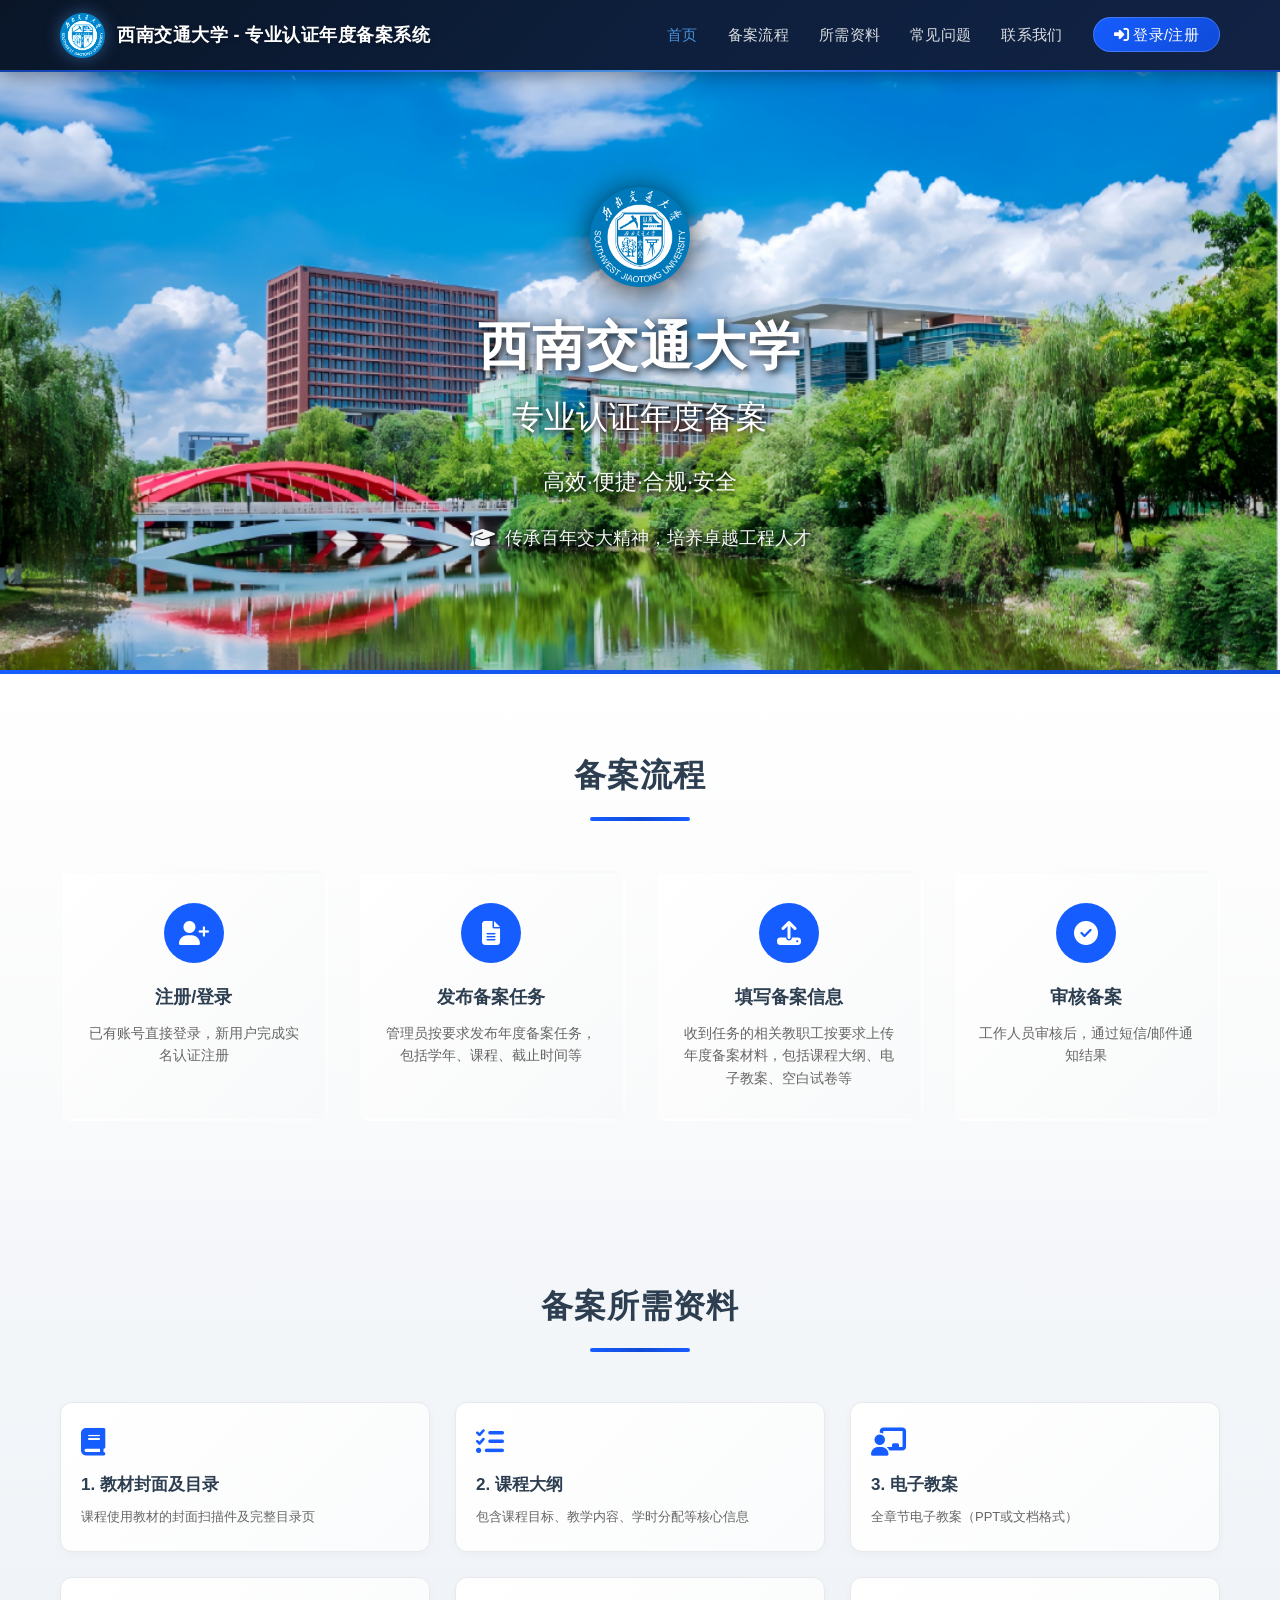
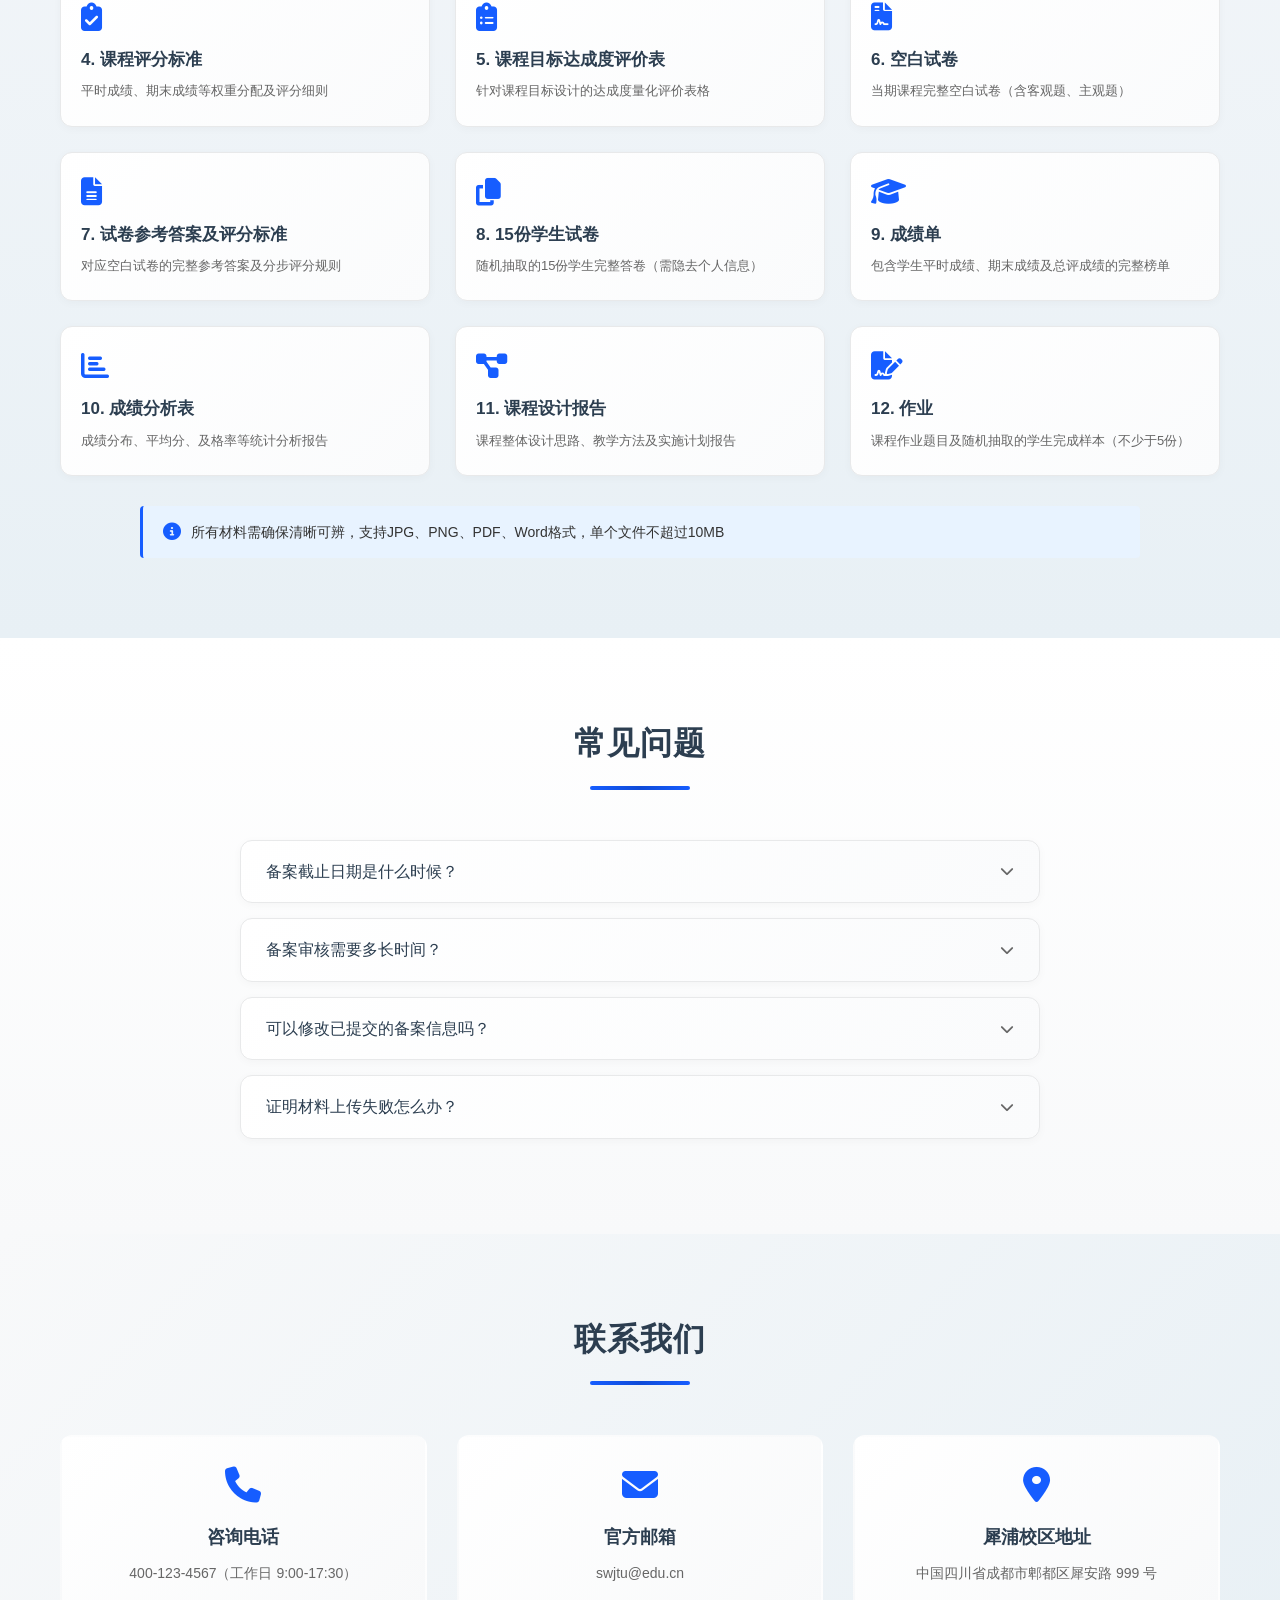
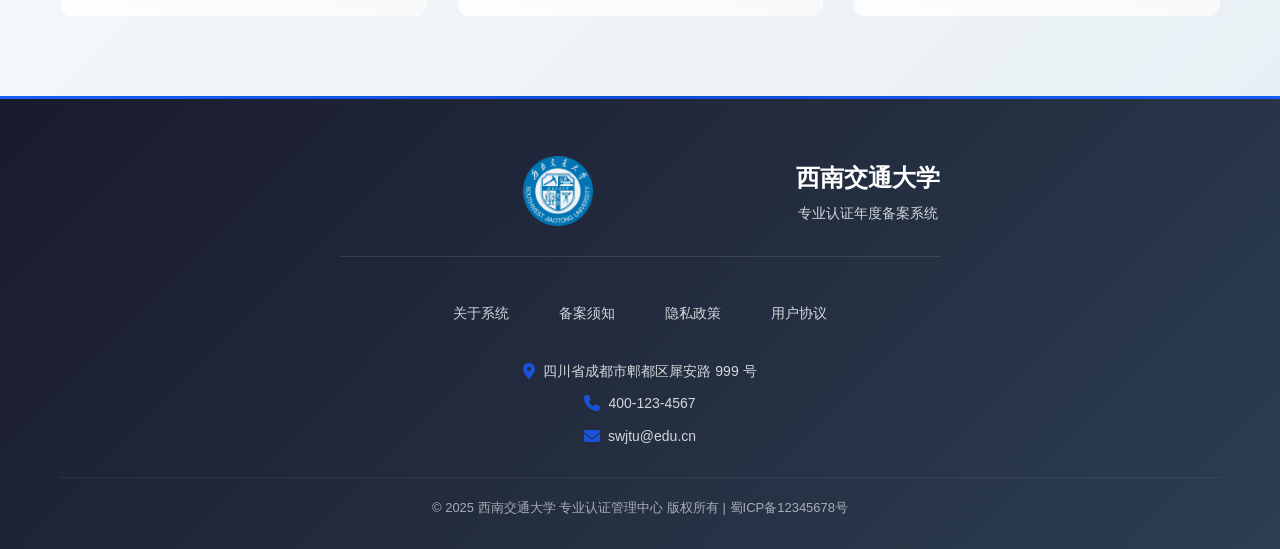
<file: backend/target/classes/static/index.html>
<!DOCTYPE html>
<html lang="zh-CN">
<head>
    <meta charset="UTF-8">
    <meta name="viewport" content="width=device-width, initial-scale=1.0">
    <title>专业认证年度备案系统</title>
    <!-- 引入图标库（增强专业感） -->
    <link rel="stylesheet" href="https://cdn.bootcdn.net/ajax/libs/font-awesome/6.4.0/css/all.min.css">
    <!-- 引入样式文件 -->
    <link rel="stylesheet" href="css/style.css">
    <!-- 浏览器图标（替换为自己的图标路径） -->
    <link rel="icon" href="favicon.ico" type="image/x-icon">
</head>
<body>
    <!-- 导航栏 -->
    <nav class="navbar">
        <div class="container">
            <div class="logo">
                <img src="images/swjtu_school_emblem1.png" alt="西南交通大学校徽" class="logo-img">
                <span class="logo-text">西南交通大学 - 专业认证年度备案系统</span>
            </div>
            <ul class="nav-menu">
                <li><a href="#home" class="active">首页</a></li>
                <li><a href="#process">备案流程</a></li>
                <li><a href="#materials">所需资料</a></li>
                <li><a href="#faq">常见问题</a></li>
                <li><a href="#contact">联系我们</a></li>
                <!-- 未登录时显示 -->
                <li class="auth-item" id="loginBtnItem">
                    <a href="login.html" class="login-link">
                        <i class="fas fa-sign-in-alt"></i> 登录/注册
                    </a>
                </li>
                <!-- 登录后显示 -->
                <li class="auth-item user-menu-item" id="userMenuItem" style="display: none;">
                    <div class="user-menu">
                        <div class="user-avatar" id="userAvatar">
                            <i class="fas fa-user"></i>
                        </div>
                        <div class="user-dropdown" id="userDropdown">
                            <div class="user-info">
                                <div class="user-name" id="userName">用户名</div>
                                <div class="user-role" id="userRole">角色</div>
                            </div>
                            <div class="dropdown-divider"></div>
                            <a href="admin.html" class="dropdown-item" id="adminLink" style="display: none;">
                                <i class="fas fa-cog"></i> 管理员控制台
                            </a>
                            <a href="assessor.html" class="dropdown-item" id="assessorLink" style="display: none;">
                                <i class="fas fa-check-circle"></i> 审核员控制台
                            </a>
                            <a href="#" class="dropdown-item" id="logoutBtn">
                                <i class="fas fa-sign-out-alt"></i> 退出登录
                            </a>
                        </div>
                    </div>
                </li>
            </ul>
            <!-- 移动端菜单按钮 -->
            <button class="menu-btn">
                <i class="fas fa-bars"></i>
            </button>
        </div>
    </nav>

    <!-- 首页banner区 -->
    <section id="home" class="banner">
        <div class="banner-slideshow">
            <div class="slide active" style="background-image: url('images/swjtu_sce1.png');"></div>
            <div class="slide" style="background-image: url('images/swjtu_sce2.png');"></div>
            <div class="slide" style="background-image: url('images/swjtu_sce3.png');"></div>
            <div class="slide" style="background-image: url('images/swjtu_sce4.png');"></div>
        </div>
        <div class="container banner-content">
            <div class="banner-logo">
                <img src="images/swjtu_school_emblem1.png" alt="西南交通大学校徽">
            </div>
            <h1>西南交通大学</h1>
            <h2>专业认证年度备案</h2>
            <p>高效·便捷·合规·安全</p>
            <div class="banner-subtitle">
                <i class="fas fa-graduation-cap"></i>
                <span>传承百年交大精神，培养卓越工程人才</span>
            </div>
        </div>
    </section>

    <!-- 备案流程 -->
    <section id="process" class="process-section">
        <div class="container">
            <h2 class="section-title">备案流程</h2>
            <div class="process-steps">
                <div class="step">
                    <div class="step-icon"><i class="fas fa-user-plus"></i></div>
                    <h3>注册/登录</h3>
                    <p>已有账号直接登录，新用户完成实名认证注册</p>
                </div>
                <div class="step">
                    <div class="step-icon"><i class="fas fa-file-alt"></i></div>
                    <h3>发布备案任务</h3>
                    <p>管理员按要求发布年度备案任务，包括学年、课程、截止时间等</p>
                </div>
                <div class="step">
                    <div class="step-icon"><i class="fas fa-upload"></i></div>
                    <h3>填写备案信息</h3>
                    <p>收到任务的相关教职工按要求上传年度备案材料，包括课程大纲、电子教案、空白试卷等</p>
                </div>
                <div class="step">
                    <div class="step-icon"><i class="fas fa-check-circle"></i></div>
                    <h3>审核备案</h3>
                    <p>工作人员审核后，通过短信/邮件通知结果</p>
                </div>
            </div>
        </div>
    </section>

    <!-- 所需资料（12项完整展示） -->
    <section id="materials" class="materials-section">
        <div class="container">
            <h2 class="section-title">备案所需资料</h2>
            <div class="materials-grid">
                <div class="material-item">
                    <i class="fas fa-book"></i>
                    <h3>1. 教材封面及目录</h3>
                    <p>课程使用教材的封面扫描件及完整目录页</p>
                </div>
                <div class="material-item">
                    <i class="fas fa-list-check"></i>
                    <h3>2. 课程大纲</h3>
                    <p>包含课程目标、教学内容、学时分配等核心信息</p>
                </div>
                <div class="material-item">
                    <i class="fas fa-chalkboard-teacher"></i>
                    <h3>3. 电子教案</h3>
                    <p>全章节电子教案（PPT或文档格式）</p>
                </div>
                <div class="material-item">
                    <i class="fas fa-clipboard-check"></i>
                    <h3>4. 课程评分标准</h3>
                    <p>平时成绩、期末成绩等权重分配及评分细则</p>
                </div>
                <div class="material-item">
                    <i class="fas fa-clipboard-list"></i>
                    <h3>5. 课程目标达成度评价表</h3>
                    <p>针对课程目标设计的达成度量化评价表格</p>
                </div>
                <div class="material-item">
                    <i class="fas fa-file-contract"></i>
                    <h3>6. 空白试卷</h3>
                    <p>当期课程完整空白试卷（含客观题、主观题）</p>
                </div>
                <div class="material-item">
                    <i class="fas fa-file-alt"></i>
                    <h3>7. 试卷参考答案及评分标准</h3>
                    <p>对应空白试卷的完整参考答案及分步评分规则</p>
                </div>
                <div class="material-item">
                    <i class="fas fa-copy"></i>
                    <h3>8. 15份学生试卷</h3>
                    <p>随机抽取的15份学生完整答卷（需隐去个人信息）</p>
                </div>
                <div class="material-item">
                    <i class="fas fa-graduation-cap"></i>
                    <h3>9. 成绩单</h3>
                    <p>包含学生平时成绩、期末成绩及总评成绩的完整榜单</p>
                </div>
                <div class="material-item">
                    <i class="fas fa-chart-bar"></i>
                    <h3>10. 成绩分析表</h3>
                    <p>成绩分布、平均分、及格率等统计分析报告</p>
                </div>
                <div class="material-item">
                    <i class="fas fa-project-diagram"></i>
                    <h3>11. 课程设计报告</h3>
                    <p>课程整体设计思路、教学方法及实施计划报告</p>
                </div>
                <div class="material-item">
                    <i class="fas fa-file-signature"></i>
                    <h3>12. 作业</h3>
                    <p>课程作业题目及随机抽取的学生完成样本（不少于5份）</p>
                </div>
            </div>
            <div class="materials-tip">
                <i class="fas fa-info-circle"></i>
                <p>所有材料需确保清晰可辨，支持JPG、PNG、PDF、Word格式，单个文件不超过10MB</p>
            </div>
        </div>
    </section>

    <!-- 常见问题 -->
    <section id="faq" class="faq-section">
        <div class="container">
            <h2 class="section-title">常见问题</h2>
            <div class="faq-list">
                <div class="faq-item">
                    <div class="faq-question">
                        <span>备案截止日期是什么时候？</span>
                        <i class="fas fa-chevron-down"></i>
                    </div>
                    <div class="faq-answer">
                        <p>原则上每年12月31日前需完成当年度备案，具体须以管理员发布信息为准，逾期未备案将影响认证资格的有效性，请务必在截止日期前提交申请。</p>
                    </div>
                </div>
                <div class="faq-item">
                    <div class="faq-question">
                        <span>备案审核需要多长时间？</span>
                        <i class="fas fa-chevron-down"></i>
                    </div>
                    <div class="faq-answer">
                        <p>提交完整资料后，审核周期为3-5个工作日，审核结果将通过短信和电子邮箱通知，请保持联系方式畅通。</p>
                    </div>
                </div>
                <div class="faq-item">
                    <div class="faq-question">
                        <span>可以修改已提交的备案信息吗？</span>
                        <i class="fas fa-chevron-down"></i>
                    </div>
                    <div class="faq-answer">
                        <p>审核未通过前，可登录系统修改备案信息并重新提交；审核通过后，如需修改请联系客服人员处理（联系电话：400-123-4567）。</p>
                    </div>
                </div>
                <div class="faq-item">
                    <div class="faq-question">
                        <span>证明材料上传失败怎么办？</span>
                        <i class="fas fa-chevron-down"></i>
                    </div>
                    <div class="faq-answer">
                        <p>请检查文件格式（支持JPG、PNG、PDF、Word）和大小（单个不超过10MB），确保网络稳定后重新上传；若仍无法上传，可将材料发送至官方邮箱：swjtu@edu.cn，备注姓名和教职工编号。</p>
                    </div>
                </div>
            </div>
        </div>
    </section>

    <!-- 联系我们 -->
    <section id="contact" class="contact-section">
        <div class="container">
            <h2 class="section-title">联系我们</h2>
            <div class="contact-info">
                <div class="contact-item">
                    <i class="fas fa-phone"></i>
                    <h3>咨询电话</h3>
                    <p>400-123-4567（工作日 9:00-17:30）</p>
                </div>
                <div class="contact-item">
                    <i class="fas fa-envelope"></i>
                    <h3>官方邮箱</h3>
                    <p>swjtu@edu.cn</p>
                </div>
                <div class="contact-item">
                    <i class="fas fa-map-marker-alt"></i>
                    <h3>犀浦校区地址</h3>
                    <p>中国四川省成都市郫都区犀安路 999 号</p>
                </div>
            </div>
        </div>
    </section>

    <!-- 页脚 -->
    <footer class="footer">
        <div class="container">
            <div class="footer-content">
                <div class="footer-logo-section">
                    <img src="images/swjtu_school_emblem1.png" alt="西南交通大学校徽" class="footer-logo-img">
                    <div class="footer-logo-text">
                        <h3>西南交通大学</h3>
                        <p>专业认证年度备案系统</p>
                    </div>
                </div>
                <div class="footer-info">
                    <div class="footer-links">
                        <a href="#">关于系统</a>
                        <a href="#">备案须知</a>
                        <a href="#">隐私政策</a>
                        <a href="#">用户协议</a>
                    </div>
                    <div class="footer-school-info">
                        <p><i class="fas fa-map-marker-alt"></i> 四川省成都市郫都区犀安路 999 号</p>
                        <p><i class="fas fa-phone"></i> 400-123-4567</p>
                        <p><i class="fas fa-envelope"></i> swjtu@edu.cn</p>
                    </div>
                </div>
                <div class="copyright">
                    <p>© 2025 西南交通大学 专业认证管理中心 版权所有 | 蜀ICP备12345678号</p>
                </div>
            </div>
        </div>
    </footer>

    <!-- 回到顶部按钮 -->
    <button id="back-to-top" class="back-to-top">
        <i class="fas fa-arrow-up"></i>
    </button>

    <!-- 引入交互脚本 -->
    <script src="js/script.js"></script>
</body>
</html>
</file>
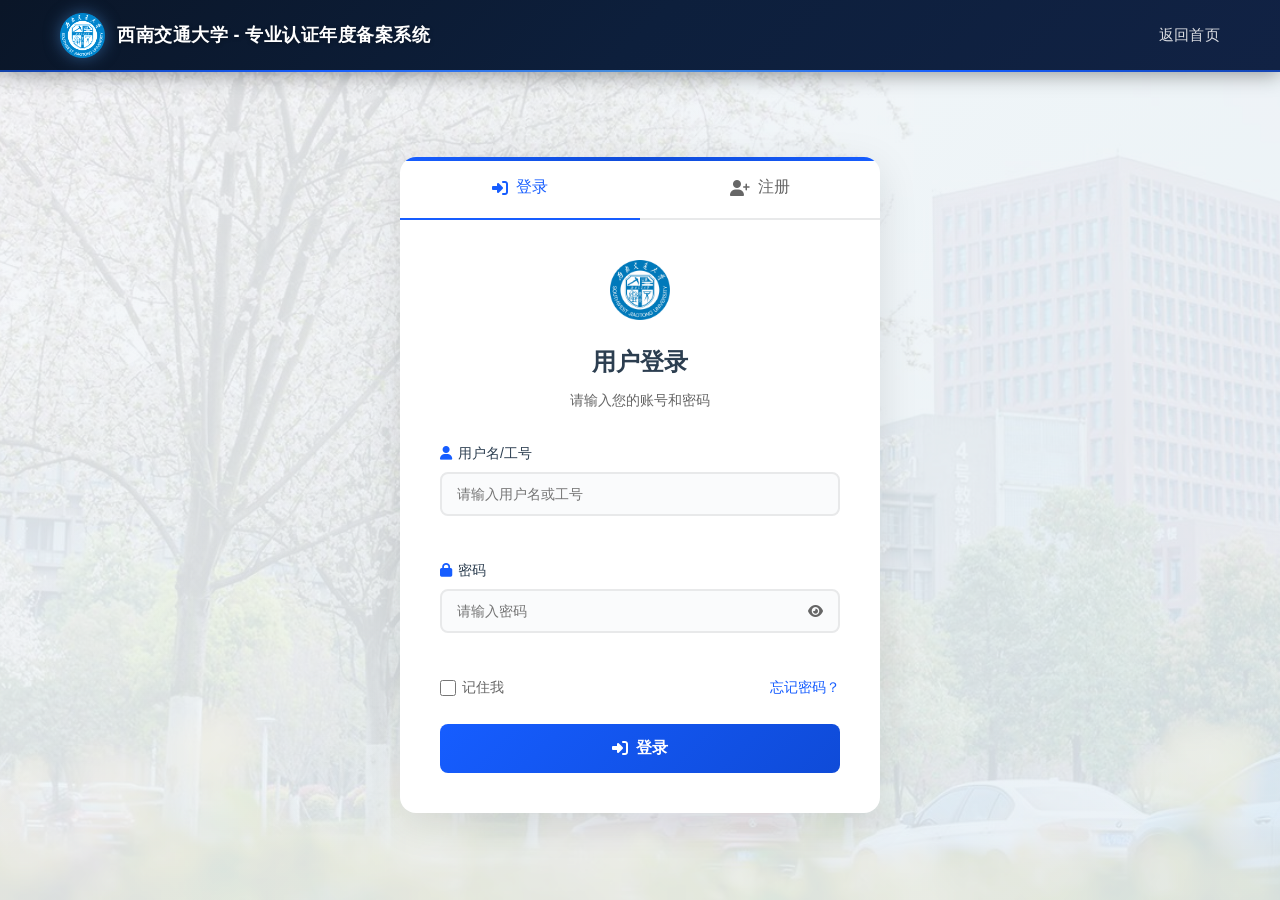
<file: backend/target/classes/static/admin.html>
<!DOCTYPE html>
<html lang="zh-CN">

<head>
    <meta charset="UTF-8">
    <meta name="viewport" content="width=device-width, initial-scale=1.0">
    <title>管理员控制台 - 专业认证年度备案系统</title>
    <link rel="stylesheet" href="https://cdn.bootcdn.net/ajax/libs/font-awesome/6.4.0/css/all.min.css">
    <link rel="stylesheet" href="css/style.css">
    <link rel="stylesheet" href="css/admin.css">
</head>

<body>
    <nav class="navbar">
        <div class="container">
            <div class="logo">
                <img src="images/swjtu_school_emblem1.png" alt="西南交通大学校徽" class="logo-img">
                <span class="logo-text">西南交通大学 - 专业认证年度备案系统</span>
            </div>
            <ul class="nav-menu">
                <li><a href="index.html">返回首页</a></li>
                <li class="auth-item user-menu-item">
                    <div class="user-menu">
                        <div class="user-avatar" id="userAvatar">
                            <i class="fas fa-user-shield"></i>
                        </div>
                        <div class="user-dropdown" id="userDropdown">
                            <div class="user-info">
                                <div class="user-name" id="userName">管理员</div>
                                <div class="user-role" id="userRole">ADMIN</div>
                            </div>
                            <div class="dropdown-divider"></div>
                            <a href="index.html" class="dropdown-item" id="homeLink">
                                <i class="fas fa-home"></i> 返回首页
                            </a>
                            <a href="#" class="dropdown-item" id="logoutBtn">
                                <i class="fas fa-sign-out-alt"></i> 退出登录
                            </a>
                        </div>
                    </div>
                </li>
            </ul>
        </div>
    </nav>

    <div class="admin-container">
        <div class="sidebar">
            <div class="sidebar-menu">
                <div class="menu-item" data-view="dashboard">
                    <i class="fas fa-tachometer-alt"></i>
                    <span>仪表盘</span>
                </div>
                <div class="menu-item" data-view="tasks">
                    <i class="fas fa-tasks"></i>
                    <span>任务管理</span>
                </div>
                <div class="menu-item" data-view="notifications">
                    <i class="fas fa-bell"></i>
                    <span>通知管理</span>
                </div>
                <div class="menu-item" data-view="members">
                    <i class="fas fa-users"></i>
                    <span>成员管理</span>
                </div>
                <div class="menu-item" data-view="assign">
                    <i class="fas fa-user-plus"></i>
                    <span>发布任务</span>
                </div>
                <div class="menu-item" data-view="review-assign">
                    <i class="fas fa-user-check"></i>
                    <span>审核任务分配</span>
                </div>
                <div class="menu-item" data-view="import">
                    <i class="fas fa-file-import"></i>
                    <span>数据导入</span>
                </div>
                <div class="menu-item" data-view="statistics">
                    <i class="fas fa-chart-bar"></i>
                    <span>统计分析</span>
                </div>
                <div class="menu-item" data-view="archive">
                    <i class="fas fa-archive"></i>
                    <span>已备案档案库</span>
                </div>
            </div>
        </div>

        <div class="main-content">
            <div class="content-view" id="dashboard-view">
                <div class="page-header">
                    <h1>仪表盘</h1>
                    <p class="subtitle">系统概览与实时数据</p>
                </div>
                <div class="stats-grid">
                    <div class="stat-card">
                        <div class="stat-icon primary">
                            <i class="fas fa-tasks"></i>
                        </div>
                        <div class="stat-content">
                            <div class="stat-value" id="totalTasks">0</div>
                            <div class="stat-label">总任务数</div>
                        </div>
                    </div>
                    <div class="stat-card">
                        <div class="stat-icon success">
                            <i class="fas fa-check-circle"></i>
                        </div>
                        <div class="stat-content">
                            <div class="stat-value" id="approvedTasks">0</div>
                            <div class="stat-label">已通过</div>
                        </div>
                    </div>
                    <div class="stat-card">
                        <div class="stat-icon warning">
                            <i class="fas fa-clock"></i>
                        </div>
                        <div class="stat-content">
                            <div class="stat-value" id="pendingTasks">0</div>
                            <div class="stat-label">待审核</div>
                        </div>
                    </div>
                </div>
                <div class="dashboard-charts">
                    <div class="chart-card">
                        <h3>任务状态分布</h3>
                        <div class="status-bars" id="statusBars">
                            <div class="status-bar">
                                <span class="bar-label">待上传</span>
                                <div class="bar-container">
                                    <div class="bar-fill pending" style="width: 0%"></div>
                                </div>
                                <span class="bar-value" id="pendingCount">0</span>
                            </div>
                            <div class="status-bar">
                                <span class="bar-label">已提交</span>
                                <div class="bar-container">
                                    <div class="bar-fill submitted" style="width: 0%"></div>
                                </div>
                                <span class="bar-value" id="submittedCount">0</span>
                            </div>
                            <div class="status-bar">
                                <span class="bar-label">审核中</span>
                                <div class="bar-container">
                                    <div class="bar-fill reviewing" style="width: 0%"></div>
                                </div>
                                <span class="bar-value" id="reviewingCount">0</span>
                            </div>
                            <div class="status-bar">
                                <span class="bar-label">需修改</span>
                                <div class="bar-container">
                                    <div class="bar-fill need-revision" style="width: 0%"></div>
                                </div>
                                <span class="bar-value" id="needRevisionCount">0</span>
                            </div>
                            <div class="status-bar">
                                <span class="bar-label">审核通过</span>
                                <div class="bar-container">
                                    <div class="bar-fill approved" style="width: 0%"></div>
                                </div>
                                <span class="bar-value" id="approvedCount">0</span>
                            </div>
                        </div>
                    </div>
                </div>
            </div>

            <div class="content-view" id="tasks-view" style="display: none;">
                <div class="page-header">
                    <h1>任务管理</h1>
                    <p class="subtitle">查看和管理所有备案任务</p>
                </div>
                <div class="filter-bar">
                    <div class="filter-group">
                        <label>状态筛选：</label>
                        <select id="taskStatusFilter">
                            <option value="">全部</option>
                            <option value="PENDING_UPLOAD">待上传</option>
                            <option value="SUBMITTED">待审核</option>
                            <option value="REVIEWING">审核中</option>
                            <option value="APPROVED">审核通过</option>
                        </select>
                    </div>
                    <button class="btn primary-btn" id="refreshTasksBtn">
                        <i class="fas fa-sync-alt"></i> 刷新
                    </button>
                    <button class="btn success-btn" id="exportTasksCsvBtn" style="margin-left: 10px;">
                        <i class="fas fa-file-csv"></i> 导出CSV
                    </button>
                </div>
                <div class="table-container">
                    <table class="data-table">
                        <thead>
                            <tr>
                                <th>课程名称</th>
                                <th>课程代码</th>
                                <th>学期</th>
                                <th>教师</th>
                                <th>审核员</th>
                                <th>截止日期</th>
                                <th>状态</th>
                                <th>操作</th>
                            </tr>
                        </thead>
                        <tbody id="tasksTableBody">
                            <tr>
                                <td colspan="8" class="loading-row">
                                    <i class="fas fa-spinner fa-spin"></i> 加载中...
                                </td>
                            </tr>
                        </tbody>
                    </table>
                </div>
            </div>

            <div class="content-view" id="task-detail-view" style="display: none;">
                <div class="page-header">
                    <div class="header-actions">
                        <button class="btn secondary-btn" id="backToTasksBtn">
                            <i class="fas fa-arrow-left"></i> 返回任务列表
                        </button>
                        <button class="btn primary-btn" id="editTaskBtn">
                            <i class="fas fa-edit"></i> 编辑任务
                        </button>
                    </div>
                    <h1 id="taskDetailTitle">任务详情</h1>
                    <p class="subtitle" id="taskDetailSubtitle">查看任务详情、文件和审核记录</p>
                </div>

                <div class="task-info-card">
                    <div class="task-info-row">
                        <div class="info-label">课程名称：</div>
                        <div class="info-value" id="detailCourseName">-</div>
                    </div>
                    <div class="task-info-row">
                        <div class="info-label">课程代码：</div>
                        <div class="info-value" id="detailCourseCode">-</div>
                    </div>
                    <div class="task-info-row">
                        <div class="info-label">教学班号：</div>
                        <div class="info-value" id="detailTeachingClass">-</div>
                    </div>
                    <div class="task-info-row">
                        <div class="info-label">教师：</div>
                        <div class="info-value" id="detailTeacher">-</div>
                    </div>
                    <div class="task-info-row">
                        <div class="info-label">审核员：</div>
                        <div class="info-value" id="detailAssessor">-</div>
                    </div>
                    <div class="task-info-row">
                        <div class="info-label">年级：</div>
                        <div class="info-value" id="detailGrade">-</div>
                    </div>
                    <div class="task-info-row">
                        <div class="info-label">学期：</div>
                        <div class="info-value" id="detailSemester">-</div>
                    </div>
                    <div class="task-info-row">
                        <div class="info-label">截止日期：</div>
                        <div class="info-value" id="detailDeadline">-</div>
                    </div>
                    <div class="task-info-row">
                        <div class="info-label">任务状态：</div>
                        <div class="info-value">
                            <span class="status-badge" id="detailStatus">-</span>
                        </div>
                    </div>
                    <div class="task-info-row">
                        <div class="info-label">创建时间：</div>
                        <div class="info-value" id="detailCreateTime">-</div>
                    </div>
                    <div class="task-info-row">
                        <div class="info-label">更新时间：</div>
                        <div class="info-value" id="detailUpdateTime">-</div>
                    </div>
                    <div class="task-info-row">
                        <div class="info-label">任务说明：</div>
                        <div class="info-value" id="detailDescription">-</div>
                    </div>
                    <div class="task-info-row">
                        <div class="info-label">材料要求：</div>
                        <div class="info-value" id="detailMaterialReq">-</div>
                    </div>
                    <div class="task-info-row">
                        <div class="info-label">审核项目：</div>
                        <div class="info-value" id="detailReviewProjects">-</div>
                    </div>
                </div>

                <div class="files-section">
                    <h3>已上传文件</h3>
                    <div id="filesGroupsContainer" class="directory-list">
                        <div class="loading-row"><i class="fas fa-spinner fa-spin"></i> 加载文件列表...</div>
                    </div>
                </div>

                <div class="review-section">
                    <h3>最新审核记录</h3>
                    <div id="latestReviewContent" class="review-info-card">
                        <div class="loading-row"><i class="fas fa-spinner fa-spin"></i> 加载审核记录...</div>
                    </div>
                </div>
            </div>

            <div class="content-view" id="teacher-list-view" style="display: none;">
                <div class="page-header">
                    <div class="header-actions">
                        <button class="btn secondary-btn" id="backToAssignBtn">
                            <i class="fas fa-arrow-left"></i> 返回课程列表
                        </button>
                    </div>
                    <h1 id="teacherListTitle">教师列表</h1>
                    <p class="subtitle" id="teacherListSubtitle">为课程选择教师</p>
                </div>

                <div class="course-info-bar">
                    <div class="info-item">
                        <span class="info-label">课程：</span>
                        <span class="info-value" id="teacherListCourseName">-</span>
                    </div>
                    <div class="info-item">
                        <span class="info-label">年级：</span>
                        <span class="info-value" id="teacherListGrade">-</span>
                    </div>
                    <div class="info-item">
                        <span class="info-label">学期：</span>
                        <span class="info-value" id="teacherListSemester">-</span>
                    </div>
                </div>

                <div class="teacher-list-container" id="teacherListContainer">
                    <div class="loading">
                        <i class="fas fa-spinner fa-spin"></i> 加载教师列表...
                    </div>
                </div>

                <div class="teacher-list-pagination" id="teacherListPagination"></div>

                <div class="teacher-list-actions">
                    <button class="btn secondary-btn" id="cancelTeacherSelection">
                        <i class="fas fa-times"></i> 取消
                    </button>
                    <button class="btn primary-btn" id="confirmTeacherSelection">
                        <i class="fas fa-check"></i> 确定选择
                    </button>
                </div>
            </div>

            <div class="content-view" id="review-assign-view" style="display: none;">
                <div class="page-header">
                    <h1>审核任务分配</h1>
                    <p class="subtitle">为备案任务分配审核人员和审核项目</p>
                </div>

                <!-- 步骤指示器 -->
                <div class="step-indicator">
                    <div class="step active" data-step="1">
                        <div class="step-number">1</div>
                        <div class="step-label">选择任务</div>
                    </div>
                    <div class="step" data-step="2">
                        <div class="step-number">2</div>
                        <div class="step-label">选择审核项目</div>
                    </div>
                    <div class="step" data-step="3">
                        <div class="step-number">3</div>
                        <div class="step-label">分配审核人</div>
                    </div>
                    <div class="step" data-step="4">
                        <div class="step-number">4</div>
                        <div class="step-label">确认分配</div>
                    </div>
                </div>

                <!-- 步骤1：选择任务 -->
                <div class="step-content active" data-step="1">
                    <div class="filter-bar">
                        <div class="filter-group">
                            <label>状态筛选：</label>
                            <select id="reviewTaskStatusFilter">
                                <option value="">全部</option>
                                <option value="SUBMITTED">待审核</option>
                                <option value="REVIEWING">审核中</option>
                            </select>
                        </div>
                        <button class="btn primary-btn" id="searchReviewTasksBtn">
                            <i class="fas fa-search"></i> 查询
                        </button>
                    </div>
                    <div class="table-container">
                        <table class="data-table">
                            <thead>
                                <tr>
                                    <th>课程名称</th>
                                    <th>课程代码</th>
                                    <th>学期</th>
                                    <th>教师</th>
                                    <th>截止日期</th>
                                    <th>状态</th>
                                    <th>选择</th>
                                </tr>
                            </thead>
                            <tbody id="reviewTasksTableBody">
                                <tr>
                                    <td colspan="7" class="loading-row">
                                        <i class="fas fa-spinner fa-spin"></i> 加载中...
                                    </td>
                                </tr>
                            </tbody>
                        </table>
                    </div>
                    <div class="step-actions">
                        <button class="btn primary-btn" id="nextToReviewProjects">
                            <i class="fas fa-arrow-right"></i> 下一步
                        </button>
                    </div>
                </div>

                <!-- 步骤2：选择审核项目 -->
                <div class="step-content" data-step="2">
                    <div class="review-projects-selector">
                        <h3>选择需要审核的项目</h3>
                        <div style="margin-bottom: 10px;">
                            <label><input type="checkbox" id="selectAllReviewProjects"> 全选</label>
                        </div>
                        <div class="form-help-text" id="reviewProjectsHint">请先在上一步选择任务。</div>
                        <div class="checkbox-group" id="reviewProjectsGroup"></div>
                    </div>
                    <div class="step-actions">
                        <button class="btn secondary-btn" id="backToTaskSelection">
                            <i class="fas fa-arrow-left"></i> 上一步
                        </button>
                        <button class="btn primary-btn" id="nextToAssessorSelection">
                            <i class="fas fa-arrow-right"></i> 下一步
                        </button>
                    </div>
                </div>

                <!-- 步骤3：分配审核人 -->
                <div class="step-content" data-step="3">
                    <div class="assessor-assignment">
                        <div class="available-assessors">
                            <h3>可选审核人</h3>
                            <div class="filter-bar">
                                <input type="text" id="assessorSearchInput" placeholder="搜索审核人..." class="form-input">
                            </div>
                            <div class="assessor-list" id="availableAssessorsList">
                                <div class="loading-row">
                                    <i class="fas fa-spinner fa-spin"></i> 加载中...
                                </div>
                            </div>
                        </div>
                        <div class="transfer-actions">
                            <button class="btn transfer-btn" id="addToAssignment">
                                <i class="fas fa-chevron-right"></i> 添加
                            </button>
                            <button class="btn transfer-btn" id="removeFromAssignment">
                                <i class="fas fa-chevron-left"></i> 移除
                            </button>
                        </div>
                        <div class="assigned-assessors">
                            <h3>已选审核人及课程分配</h3>
                            <div class="assigned-assessors-list" id="assignedAssessorsList">
                                <div class="assignment-tip">请从左侧选择审核人并分配课程</div>
                            </div>
                        </div>
                    </div>
                    <div class="step-actions">
                        <button class="btn secondary-btn" id="backToReviewProjects">
                            <i class="fas fa-arrow-left"></i> 上一步
                        </button>
                        <button class="btn primary-btn" id="nextToConfirmation">
                            <i class="fas fa-arrow-right"></i> 下一步
                        </button>
                    </div>
                </div>

                <!-- 步骤4：确认分配 -->
                <div class="step-content" data-step="4">
                    <div class="deadline-setting-section">
                        <h3>设置审核日期</h3>
                        <div class="date-inputs">
                            <div class="form-group">
                                <label for="reviewStartDate">审核起始日期：</label>
                                <input type="date" id="reviewStartDate" class="form-input">
                            </div>
                            <div class="form-group">
                                <label for="reviewDeadline">审核截止日期：</label>
                                <input type="date" id="reviewDeadline" class="form-input">
                            </div>
                        </div>
                    </div>

                    <div class="assignment-summary">
                        <h3>分配摘要</h3>
                        <div class="summary-section">
                            <h4>选中的任务</h4>
                            <div id="selectedTasksSummary"></div>
                        </div>
                        <div class="summary-section">
                            <h4>审核项目</h4>
                            <div id="selectedProjectsSummary"></div>
                        </div>
                        <div class="summary-section">
                            <h4>审核日期</h4>
                            <div id="reviewDateSummary"></div>
                        </div>
                        <div class="summary-section">
                            <h4>审核分配</h4>
                            <div id="assessorAssignmentSummary"></div>
                        </div>
                    </div>
                    <div class="step-actions">
                        <button class="btn secondary-btn" id="backToAssessorSelection">
                            <i class="fas fa-arrow-left"></i> 上一步
                        </button>
                        <button class="btn primary-btn" id="confirmAssignment">
                            <i class="fas fa-check"></i> 确认分配
                        </button>
                    </div>
                </div>
            </div>

            <div class="content-view" id="assign-view" style="display: none;">
                <div class="page-header">
                    <h1>创建备案任务</h1>
                    <p class="subtitle">选择课程并生成备案任务</p>
                </div>

                <!-- 选项卡：按年级 / 按学期 -->
                <div class="search-tabs">
                    <button class="tab-btn active" data-tab="grade">按年级检索</button>
                    <button class="tab-btn" data-tab="semester">按学期检索</button>
                </div>

                <!-- 按年级检索面板 -->
                <div class="search-panel active" id="grade-panel">
                    <div class="filter-bar">
                        <div class="filter-group">
                            <label>专业：</label>
                            <select id="grade-major" class="form-input">
                                <option value="">请选择专业</option>
                            </select>
                        </div>
                        <div class="filter-group">
                            <label>年级：</label>
                            <select id="grade-year" class="form-input">
                                <option value="">请选择年级</option>
                            </select>
                        </div>
                        <div class="filter-group">
                            <label>培养方案：</label>
                            <select id="copy-plan-grade" class="form-input" style="width: 150px;">
                                <option value="">请选择</option>
                            </select>
                            <button class="btn secondary-btn" id="copyPlanBtn" style="margin-left: 8px;">
                                <i class="fas fa-copy"></i> 复制
                            </button>
                        </div>
                        <button class="btn primary-btn" id="search-by-grade">查询</button>
                    </div>
                </div>

                <!-- 按学期检索面板 -->
                <div class="search-panel" id="semester-panel">
                    <div class="filter-bar">
                        <div class="filter-group">
                            <label>专业：</label>
                            <select id="semester-major" class="form-input">
                                <option value="">请选择专业</option>
                            </select>
                        </div>
                        <div class="filter-group">
                            <label>学期：</label>
                            <select id="semester-select" class="form-input">
                                <option value="">请选择学期</option>
                            </select>
                        </div>
                        <button class="btn primary-btn" id="search-by-semester">查询</button>
                    </div>
                </div>

                <!-- 课程表格区域（初始隐藏） -->
                <div class="course-table-container" id="course-table-container" style="display: none;">
                    <div class="table-header">
                        <div class="selection-controls">
                            <label><input type="checkbox" id="select-all"> 全选</label>
                            <!-- 移除以下整行：<button class="btn secondary-btn" id="select-all-semester">按学期全选</button> -->
                            <!-- 新增年级筛选下拉 -->
                            <div class="filter-group" style="margin-left: 20px;">
                                <label id="gradeFilterLabel">年级：</label>
                                <select id="grade-filter" class="form-input" style="width: 120px;">
                                    <option value="">全部</option>
                                </select>
                            </div>
                            <!-- 开课状态筛选 -->
                            <div class="filter-group" style="margin-left: 20px;">
                                <label>开课状态：</label>
                                <select id="course-status-filter" class="form-input" style="width: 140px;">
                                    <option value="">全部课程</option>
                                    <option value="opened" selected>仅显示开课课程</option>
                                    <option value="unopened">仅显示未开课课程</option>
                                </select>
                            </div>
                            <!-- 备案状态筛选 -->
                            <div class="filter-group" style="margin-left: 20px;">
                                <label>备案状态：</label>
                                <select id="filed-status-filter" class="form-input" style="width: 140px;">
                                    <option value="">全部</option>
                                    <option value="filed">已备案课程</option>
                                    <option value="unfiled" selected>未备案课程</option>
                                </select>
                            </div>
                        </div>
                    </div>
                    <div class="search-box" style="margin-bottom: 15px;">
                        <input type="text" id="course-search-input" class="form-input" placeholder="输入课程名称进行筛选"
                            style="width: 300px;">
                    </div>
                    <div class="table-responsive">
                        <table class="data-table">
                            <thead>
                                <tr>
                                    <th>选择</th>
                                    <th>课程代码</th>
                                    <th>选课代码</th>
                                    <th>课程名称</th>
                                    <th>学分</th>
                                    <th>学期</th>
                                    <th>优选班级</th>
                                    <th>教学班号</th>
                                    <th>教师姓名</th>
                                    <th>选课人数</th>
                                    <th>是否已备案</th>
                                </tr>
                            </thead>
                            <tbody id="course-table-body">
                                <tr>
                                    <td colspan="11" class="loading-row">请先查询课程</td>
                                </tr>
                            </tbody>
                        </table>
                    </div>
                    <div class="table-footer">
                        <button class="btn primary-btn" id="generate-task-btn" disabled>生成任务</button>
                    </div>
                </div>
            </div>

            <div class="content-view" id="members-view" style="display: none;">
                <div class="page-header">
                    <h1>成员管理</h1>
                    <p class="subtitle">管理系统成员（管理员、审核员、教师）</p>
                </div>
                <div class="filter-bar">
                    <div class="filter-group">
                        <label>角色：</label>
                        <select id="memberRoleFilter">
                            <option value="">全部</option>
                            <option value="ADMIN">管理员</option>
                            <option value="TEACHER">教师</option>
                            <option value="ASSESSOR">审核员</option>
                        </select>
                    </div>
                    <div class="filter-group">
                        <label>工号：</label>
                        <input type="text" id="memberCodeFilter" class="form-input" placeholder="输入工号搜索">
                    </div>
                    <div class="filter-group">
                        <label>姓名：</label>
                        <input type="text" id="memberNameFilter" class="form-input" placeholder="输入姓名搜索">
                    </div>
                    <button class="btn primary-btn" id="filterMembersBtn">
                        <i class="fas fa-filter"></i> 筛选
                    </button>
                    <button class="btn success-btn" id="addMemberBtn">
                        <i class="fas fa-plus"></i> 添加成员
                    </button>
                </div>
                <div class="member-list" id="memberList">
                    <div class="loading">
                        <i class="fas fa-spinner fa-spin"></i> 加载成员列表...
                    </div>
                </div>
            </div>

            <div class="content-view" id="import-view" style="display: none;">
                <div class="page-header">
                    <h1>数据导入</h1>
                    <p class="subtitle">上传Word文件自动导入课程数据</p>
                </div>
                <div class="import-container">
                    <div class="import-section">
                        <h3>上传课程数据文件</h3>
                        <div class="upload-area">
                            <div class="upload-box" id="uploadBox">
                                <i class="fas fa-cloud-upload-alt"></i>
                                <p>拖拽文件到此处或点击上传</p>
                                <input type="file" id="courseFileInput" accept=".docx" style="display: none;">
                            </div>
                            <div class="upload-info" id="uploadInfo" style="display: none;">
                                <div class="file-info">
                                    <i class="fas fa-file-word"></i>
                                    <div class="file-details">
                                        <div class="file-name" id="fileName"></div>
                                        <div class="file-size" id="fileSize"></div>
                                    </div>
                                    <button class="btn-icon" onclick="clearFile()">
                                        <i class="fas fa-times"></i>
                                    </button>
                                </div>
                            </div>
                        </div>
                        <div class="form-group">
                            <label for="charsetSelect">字符编码</label>
                            <select id="charsetSelect" class="form-input">
                                <option value="UTF-8">UTF-8</option>
                                <option value="GBK">GBK</option>
                                <option value="GB2312">GB2312</option>
                            </select>
                        </div>
                        <button class="btn primary-btn" id="uploadBtn" onclick="uploadCourseFile()">
                            <i class="fas fa-upload"></i> 上传并解析
                        </button>
                    </div>

                    <div class="import-section">
                        <h3>从教务系统获取教师</h3>
                        <div class="form-group">
                            <label for="courseNameInput">课程名称</label>
                            <input type="text" id="courseNameInput" class="form-input" placeholder="输入课程名称">
                        </div>
                        <button class="btn success-btn" id="fetchTeachersBtn" onclick="fetchTeachers()">
                            <i class="fas fa-search"></i> 获取教师列表
                        </button>
                        <div
                            style="margin: 10px 0; padding: 10px; background-color: #e3f2fd; border: 1px solid #bbdefb; border-radius: 4px; color: #1976d2; font-size: 14px;">
                            <i class="fas fa-info-circle"></i> 提示：添加的教师的默认用户名为teacher_工号，密码为123456
                        </div>
                        <div class="teacher-result" id="teacherResult" style="display: none;">
                            <div class="teacher-result-header">
                                <h4>获取到的教师</h4>
                                <button class="btn primary-btn" onclick="saveFetchedTeachers()">
                                    <i class="fas fa-plus"></i> 添加选中的教师
                                </button>
                            </div>
                            <div class="teacher-list" id="fetchedTeacherList"></div>
                        </div>
                    </div>
                </div>
                <div class="uploaded-files-section">
                    <h3 style="margin-top: 10px">上传文档列表</h3>
                    <div id="uploadedFilesList" class="uploaded-files-list">
                        <div class="loading"><i class="fas fa-spinner fa-spin"></i> 加载中...</div>
                    </div>
                </div>
            </div>

            <div class="content-view" id="statistics-view" style="display: none;">
                <div class="page-header">
                    <h1>统计分析</h1>
                    <p class="subtitle">系统数据统计与分析</p>
                </div>
                <div class="statistics-grid">
                    <div class="stat-card">
                        <div class="stat-icon primary">
                            <i class="fas fa-tasks"></i>
                        </div>
                        <div class="stat-content">
                            <div class="stat-value" id="statTotalTasks">0</div>
                            <div class="stat-label">总任务数</div>
                        </div>
                    </div>
                    <div class="stat-card">
                        <div class="stat-icon success">
                            <i class="fas fa-check-circle"></i>
                        </div>
                        <div class="stat-content">
                            <div class="stat-value" id="statApprovedTasks">0</div>
                            <div class="stat-label">审核通过</div>
                        </div>
                    </div>
                    <div class="stat-card">
                        <div class="stat-icon warning">
                            <i class="fas fa-clock"></i>
                        </div>
                        <div class="stat-content">
                            <div class="stat-value" id="statPendingTasks">0</div>
                            <div class="stat-label">待审核</div>
                        </div>
                    </div>
                    <div class="stat-card">
                        <div class="stat-icon danger">
                            <i class="fas fa-exclamation-circle"></i>
                        </div>
                        <div class="stat-content">
                            <div class="stat-value" id="statNeedRevisionTasks">0</div>
                            <div class="stat-label">需修改</div>
                        </div>
                    </div>
                    <div class="stat-card">
                        <div class="stat-icon info">
                            <i class="fas fa-book"></i>
                        </div>
                        <div class="stat-content">
                            <div class="stat-value" id="statTotalCourses">0</div>
                            <div class="stat-label">总课程数</div>
                        </div>
                    </div>
                    <div class="stat-card">
                        <div class="stat-icon purple">
                            <i class="fas fa-users"></i>
                        </div>
                        <div class="stat-content">
                            <div class="stat-value" id="statTotalUsers">0</div>
                            <div class="stat-label">总用户数</div>
                        </div>
                    </div>
                    <div class="stat-card">
                        <div class="stat-icon success">
                            <i class="fas fa-file-upload"></i>
                        </div>
                        <div class="stat-content">
                            <div class="stat-value" id="statUploadedCourseFiles">0</div>
                            <div class="stat-label">上传文档数</div>
                        </div>
                    </div>
                </div>
            </div>

            <div class="content-view" id="notifications-view" style="display: none;">
                <div class="page-header">
                    <h1>通知管理</h1>
                    <p class="subtitle">查看和管理系统通知</p>
                </div>
                <div class="filter-bar">
                    <div class="filter-group">
                        <label>类型筛选：</label>
                        <select id="notificationTypeFilter">
                            <option value="">全部</option>
                            <option value="NEW_TASK">新任务</option>
                            <option value="REVIEW_RESULT">审核结果</option>
                            <option value="TASK_REMINDER">任务提醒</option>
                        </select>
                    </div>
                    <div class="filter-group">
                        <label>接收人筛选：</label>
                        <select id="notificationUserFilter">
                            <option value="">全部</option>
                            <option value="TEACHER">教师</option>
                            <option value="ASSESSOR">审核员</option>
                            <option value="ADMIN">管理员</option>
                        </select>
                    </div>
                    <div class="filter-group">
                        <label>状态筛选：</label>
                        <select id="notificationStatusFilter">
                            <option value="">全部</option>
                            <option value="0">未读</option>
                            <option value="1">已读</option>
                        </select>
                    </div>
                    <button class="btn primary-btn" id="refreshNotificationsBtn">
                        <i class="fas fa-sync-alt"></i> 刷新
                    </button>
                </div>
                <div class="table-container">
                    <table class="data-table">
                        <thead>
                            <tr>
                                <th>接收人</th>
                                <th>类型</th>
                                <th>标题</th>
                                <th>内容</th>
                                <th>状态</th>
                                <th>创建时间</th>
                                <th>操作</th>
                            </tr>
                        </thead>
                        <tbody id="notificationsTableBody">
                            <tr>
                                <td colspan="7" class="loading-row">
                                    <i class="fas fa-spinner fa-spin"></i> 加载中...
                                </td>
                            </tr>
                        </tbody>
                    </table>
                </div>
            </div>

            <div class="content-view" id="archive-view" style="display: none;">
                <div class="page-header">
                    <h1>已备案档案库</h1>
                    <p class="subtitle">查看和管理已完成的备案课程档案</p>
                </div>
                <div class="filter-bar">
                    <div class="filter-group">
                        <label>学期：</label>
                        <div style="display: flex; gap: 8px; align-items: center;">
                            <select id="archiveSemesterFilter" class="form-input" style="width: 200px;">
                                <option value="">全部</option>
                            </select>
                            <input type="text" id="archiveSemesterFilterInput" class="form-input" placeholder="或手动输入学期"
                                style="width: 180px;">
                        </div>
                    </div>
                    <div class="filter-group">
                        <label>专业：</label>
                        <div style="display: flex; gap: 8px; align-items: center;">
                            <select id="archiveMajorFilter" class="form-input" style="width: 180px;">
                                <option value="">全部</option>
                            </select>
                            <input type="text" id="archiveMajorFilterInput" class="form-input" placeholder="或手动输入专业"
                                style="width: 180px;">
                        </div>
                    </div>
                    <div class="filter-group">
                        <label>课程名：</label>
                        <div style="display: flex; gap: 8px; align-items: center;">
                            <select id="archiveCourseNameFilter" class="form-input" style="width: 180px;">
                                <option value="">全部</option>
                            </select>
                            <input type="text" id="archiveCourseNameFilterInput" class="form-input"
                                placeholder="或手动输入课程名" style="width: 180px;">
                        </div>
                    </div>
                    <div class="filter-group">
                        <label>教师：</label>
                        <div style="display: flex; gap: 8px; align-items: center;">
                            <select id="archiveTeacherFilter" class="form-input" style="width: 180px;">
                                <option value="">全部</option>
                            </select>
                            <input type="text" id="archiveTeacherFilterInput" class="form-input" placeholder="或手动输入教师"
                                style="width: 180px;">
                        </div>
                    </div>
                    <div class="filter-group">
                        <label>状态：</label>
                        <select id="archiveStatusFilter">
                            <option value="">全部</option>
                            <option value="PENDING_UPLOAD">待上传</option>
                            <option value="SUBMITTED">待审核</option>
                            <option value="REVIEWING">审核中</option>
                            <option value="APPROVED">审核通过</option>
                        </select>
                    </div>
                    <button class="btn primary-btn" id="searchArchiveBtn">
                        <i class="fas fa-search"></i> 搜索
                    </button>
                    <button class="btn secondary-btn" id="resetArchiveBtn">
                        <i class="fas fa-redo"></i> 重置
                    </button>
                </div>
                <div class="table-header">
                    <div class="selection-controls">
                        <label><input type="checkbox" id="archiveSelectAll"> 全选</label>
                        <button class="btn primary-btn" id="batchExportArchiveBtn" disabled>
                            <i class="fas fa-download"></i> 批量导出
                        </button>
                    </div>
                </div>
                <div class="table-container">
                    <table class="data-table">
                        <thead>
                            <tr>
                                <th><input type="checkbox" id="archiveCheckboxHeader"></th>
                                <th>课程名称</th>
                                <th>课程代码</th>
                                <th>教学班号</th>
                                <th>教师</th>
                                <th>学期</th>
                                <th>专业</th>
                                <th>年级</th>
                                <th>状态</th>
                                <th>文件数</th>
                                <th>提交时间</th>
                            </tr>
                        </thead>
                        <tbody id="archiveTableBody">
                            <tr>
                                <td colspan="11" class="loading-row">
                                    <i class="fas fa-spinner fa-spin"></i> 加载中...
                                </td>
                            </tr>
                        </tbody>
                    </table>
                </div>
            </div>


            <div class="content-view" id="notifications-view" style="display: none;">
                <div class="modal-content">
                    <div class="modal-header">
                        <h3>修改截止日期</h3>
                        <button class="modal-close" id="closeDeadlineModal">
                            <i class="fas fa-times"></i>
                        </button>
                    </div>
                    <div class="modal-body">
                        <div class="form-group">
                            <label for="newDeadline">新截止日期</label>
                            <input type="datetime-local" id="newDeadline" class="form-input">
                        </div>
                    </div>
                    <div class="modal-footer">
                        <button class="btn secondary-btn" id="cancelDeadline">取消</button>
                        <button class="btn primary-btn" id="saveDeadline">保存</button>
                    </div>
                </div>
            </div>

            <div class="modal" id="assignedTasksModal">
                <div class="modal-content" style="max-width: 900px;">
                    <div class="modal-header">
                        <h3>暂存任务</h3>
                        <button class="modal-close" id="closeAssignedTasksModal">
                            <i class="fas fa-times"></i>
                        </button>
                    </div>
                    <div class="modal-body">
                        <div class="table-container">
                            <table class="data-table">
                                <thead>
                                    <tr>
                                        <th>课程名称</th>
                                        <th>教学班号</th>
                                        <th>教师</th>
                                        <th>操作</th>
                                    </tr>
                                </thead>
                                <tbody id="assignedTasksTableBody">
                                    <tr>
                                        <td colspan="4" class="loading-row">
                                            <i class="fas fa-spinner fa-spin"></i> 加载中...
                                        </td>
                                    </tr>
                                </tbody>
                            </table>
                        </div>
                    </div>
                    <div class="modal-footer">
                        <button class="btn secondary-btn" id="closeAssignedTasksModalBtn">关闭</button>
                    </div>
                </div>
            </div>

            <div class="modal" id="manualAddTaskModal">
                <div class="modal-content">
                    <div class="modal-header">
                        <h3>手动添加任务</h3>
                        <button class="modal-close" id="closeManualAddModal">
                            <i class="fas fa-times"></i>
                        </button>
                    </div>
                    <div class="modal-body">
                        <div class="form-group">
                            <label>课程名称 <span class="required">*</span></label>
                            <input type="text" id="manualCourseName" class="form-input" placeholder="请输入课程名称">
                        </div>
                        <div class="form-group">
                            <label>教学班号 <span class="required">*</span></label>
                            <input type="text" id="manualTeachingClass" class="form-input" placeholder="请输入教学班号">
                        </div>
                        <div class="form-group">
                            <label>教师姓名 <span class="required">*</span></label>
                            <div style="display: flex; gap: 10px;">
                                <input type="text" id="manualTeacherName" class="form-input"
                                    placeholder="请输入教师姓名(如没有这个用户将自动创建)" style="flex: 1;">
                                <button type="button" class="btn primary-btn" id="checkTeacherBtn"
                                    style="width: auto; padding: 8px 16px;">验证</button>
                            </div>
                            <div id="teacherCheckResult" style="margin-top: 8px; font-size: 14px;"></div>
                        </div>
                        <div class="form-group" id="workIdGroup" style="display: none;">
                            <label>工号 <span class="required">*</span></label>
                            <input type="text" id="manualWorkId" class="form-input" placeholder="请输入工号">
                            <div id="workIdHint" style="margin-top: 4px; font-size: 12px; color: #666;"></div>
                        </div>
                    </div>
                    <div class="modal-footer">
                        <button class="btn secondary-btn" id="cancelManualAdd">取消</button>
                        <button class="btn primary-btn" id="confirmManualAdd">确定</button>
                    </div>
                </div>
            </div>

            <div class="modal" id="deleteConfirmModal">
                <div class="modal-content">
                    <div class="modal-header">
                        <h3>确认删除</h3>
                        <button class="modal-close" id="closeDeleteConfirmModal">
                            <i class="fas fa-times"></i>
                        </button>
                    </div>
                    <div class="modal-body">
                        <p>确定要删除这个任务吗？此操作不可恢复。</p>
                    </div>
                    <div class="modal-footer">
                        <button class="btn secondary-btn" id="cancelDelete">取消</button>
                        <button class="btn danger-btn" id="confirmDelete">删除</button>
                    </div>
                </div>
            </div>

            <div class="modal" id="addMemberModal">
                <div class="modal-content">
                    <div class="modal-header">
                        <h3>添加成员</h3>
                        <button class="modal-close" id="closeAddMemberModal">
                            <i class="fas fa-times"></i>
                        </button>
                    </div>
                    <div class="modal-body">
                        <div class="form-group">
                            <label for="newUsername">用户名 <span class="required">*</span></label>
                            <input type="text" id="newUsername" class="form-input" placeholder="输入用户名">
                        </div>
                        <div class="form-group">
                            <label for="newWorkId">工号 <span class="required">*</span></label>
                            <input type="text" id="newWorkId" class="form-input" placeholder="输入工号">
                        </div>
                        <div class="form-group">
                            <label for="newRealName">真实姓名 <span class="required">*</span></label>
                            <input type="text" id="newRealName" class="form-input" placeholder="输入真实姓名">
                        </div>
                        <div class="form-group">
                            <label for="newEmail">邮箱 <span class="required">*</span></label>
                            <input type="email" id="newEmail" class="form-input" placeholder="输入邮箱">
                        </div>
                        <div class="form-group">
                            <label for="newPhone">手机号 <span class="required">*</span></label>
                            <input type="text" id="newPhone" class="form-input" placeholder="输入手机号">
                        </div>
                        <div class="form-group">
                            <label for="newPassword">密码 <span class="required">*</span></label>
                            <input type="password" id="newPassword" class="form-input" placeholder="输入密码（至少6位）">
                        </div>
                        <div class="form-group">
                            <label for="newRole">角色 <span class="required">*</span></label>
                            <select id="newRole" class="form-input">
                                <option value="">请选择角色</option>
                                <option value="TEACHER">教师</option>
                                <option value="ASSESSOR">审核员</option>
                            </select>
                        </div>
                        <div class="form-group">
                            <label for="newDepartment">院系</label>
                            <input type="text" id="newDepartment" class="form-input" placeholder="输入院系">
                        </div>
                        <div class="form-group">
                            <label for="newTitle">职称</label>
                            <input type="text" id="newTitle" class="form-input" placeholder="输入职称">
                        </div>
                    </div>
                    <div class="modal-footer">
                        <button class="btn secondary-btn" id="cancelAddMember">取消</button>
                        <button class="btn primary-btn" id="saveAddMember">添加</button>
                    </div>
                </div>
            </div>

            <div class="modal" id="deleteMemberConfirmModal">
                <div class="modal-content">
                    <div class="modal-header">
                        <h3>确认删除成员</h3>
                        <button class="modal-close" id="closeDeleteMemberConfirmModal">
                            <i class="fas fa-times"></i>
                        </button>
                    </div>
                    <div class="modal-body">
                        <p>确定要删除该成员吗？此操作不可恢复。</p>
                    </div>
                    <div class="modal-footer">
                        <button class="btn secondary-btn" id="cancelDeleteMember">取消</button>
                        <button class="btn danger-btn" id="confirmDeleteMember">删除</button>
                    </div>
                </div>
            </div>

            <div class="modal" id="editTaskModal">
                <div class="modal-content">
                    <div class="modal-header">
                        <h3>编辑任务信息</h3>
                        <button class="modal-close" id="closeEditTaskModal">
                            <i class="fas fa-times"></i>
                        </button>
                    </div>
                    <div class="modal-body">
                        <div class="form-group">
                            <label>任务说明</label>
                            <textarea id="editTaskDescription" class="form-input" rows="4"
                                placeholder="请输入任务说明"></textarea>
                        </div>
                        <div class="form-group">
                            <label>材料要求</label>
                            <textarea id="editTaskMaterialReq" class="form-input" rows="4"
                                placeholder="请输入材料要求"></textarea>
                        </div>
                    </div>
                    <div class="modal-footer">
                        <button class="btn secondary-btn" id="cancelEditTask">取消</button>
                        <button class="btn primary-btn" id="confirmEditTask">保存</button>
                    </div>
                </div>
            </div>

            <div class="modal" id="editRoleModal">
                <div class="modal-content">
                    <div class="modal-header">
                        <h3>修改成员角色</h3>
                        <button class="modal-close" id="closeEditRoleModal">
                            <i class="fas fa-times"></i>
                        </button>
                    </div>
                    <div class="modal-body">
                        <div class="form-group">
                            <label>当前成员</label>
                            <input type="text" id="editRoleMemberName" class="form-input" readonly>
                        </div>
                        <div class="form-group">
                            <label>当前角色</label>
                            <input type="text" id="editRoleCurrentRole" class="form-input" readonly>
                        </div>
                        <div class="form-group">
                            <label for="editRoleNewRole">新角色 <span class="required">*</span></label>
                            <select id="editRoleNewRole" class="form-input">
                                <option value="">请选择角色</option>
                                <option value="TEACHER">教师</option>
                                <option value="ASSESSOR">审核员</option>
                            </select>
                        </div>
                    </div>
                    <div class="modal-footer">
                        <button class="btn secondary-btn" id="cancelEditRole">取消</button>
                        <button class="btn primary-btn" id="saveEditRole">保存</button>
                    </div>
                </div>
            </div>

            <div class="modal" id="editNotificationModal">
                <div class="modal-content">
                    <div class="modal-header">
                        <h3>编辑通知</h3>
                        <button class="modal-close" id="closeEditNotificationModal">
                            <i class="fas fa-times"></i>
                        </button>
                    </div>
                    <div class="modal-body">
                        <div class="form-group">
                            <label for="editNotificationId">通知ID</label>
                            <input type="text" id="editNotificationId" class="form-input" readonly>
                        </div>
                        <div class="form-group">
                            <label for="editNotificationTitle">标题 <span class="required">*</span></label>
                            <input type="text" id="editNotificationTitle" class="form-input">
                        </div>
                        <div class="form-group">
                            <label for="editNotificationContent">内容 <span class="required">*</span></label>
                            <textarea id="editNotificationContent" class="form-input" rows="5"></textarea>
                        </div>
                    </div>
                    <div class="modal-footer">
                        <button class="btn secondary-btn" id="cancelEditNotification">取消</button>
                        <button class="btn primary-btn" id="saveEditNotification">保存</button>
                    </div>
                </div>
            </div>

            <!-- 任务配置弹窗 -->
            <div class="modal" id="taskConfigModal">
                <div class="modal-content">
                    <div class="modal-header">
                        <h3>配置任务</h3>
                        <button class="modal-close" id="closeTaskConfigModal"><i class="fas fa-times"></i></button>
                    </div>
                    <div class="modal-body">
                        <div class="form-group">
                            <label>任务名称</label>
                            <input type="text" id="taskName" class="form-input" placeholder="输入任务名称">
                        </div>
                        <div class="form-group">
                            <label>起止时间</label>
                            <div style="display: flex; gap: 10px;">
                                <input type="datetime-local" id="taskStartTime" class="form-input" style="flex:1;">
                                <span>至</span>
                                <input type="datetime-local" id="taskEndTime" class="form-input" style="flex:1;">
                            </div>
                        </div>
                        <div class="form-group">
                            <label>选择审核员</label>
                            <select id="taskAssessor" class="form-input">
                                <option value="">暂不分配</option>
                            </select>
                        </div>
                        <div class="form-group">
                            <label>备案项目</label>
                            <div id="taskItems" class="task-items">
                                <!-- 动态生成复选框 -->
                            </div>
                        </div>
                        <div class="form-group" id="futureCourseTeacherGroup" style="display: none;">
                            <label>未来课程教师 <span class="required">*</span></label>
                            <div class="teacher-search-wrapper">
                                <input type="text" id="futureCourseTeacher" class="form-input"
                                       placeholder="输入教师姓名或工号检索" autocomplete="off">
                                <div id="teacherSuggestions" class="suggestions-dropdown" style="display: none;"></div>
                            </div>
                            <div class="hint" style="font-size: 12px; color: #666; margin-top: 4px;">
                                请选择或输入已存在的教师。若不存在，系统将自动创建账号（默认密码123456）
                            </div>
                        </div>
                    </div>
                    <div class="modal-footer">
                        <button class="btn secondary-btn" id="cancelTaskConfig">取消</button>
                        <button class="btn primary-btn" id="confirmTaskConfig">确认生成</button>
                    </div>
                </div>
            </div>

            <script src="https://cdn.bootcdn.net/ajax/libs/jquery/3.7.1/jquery.min.js"></script>
            <script src="js/admin.js"></script>
</body>

</html>
</file>
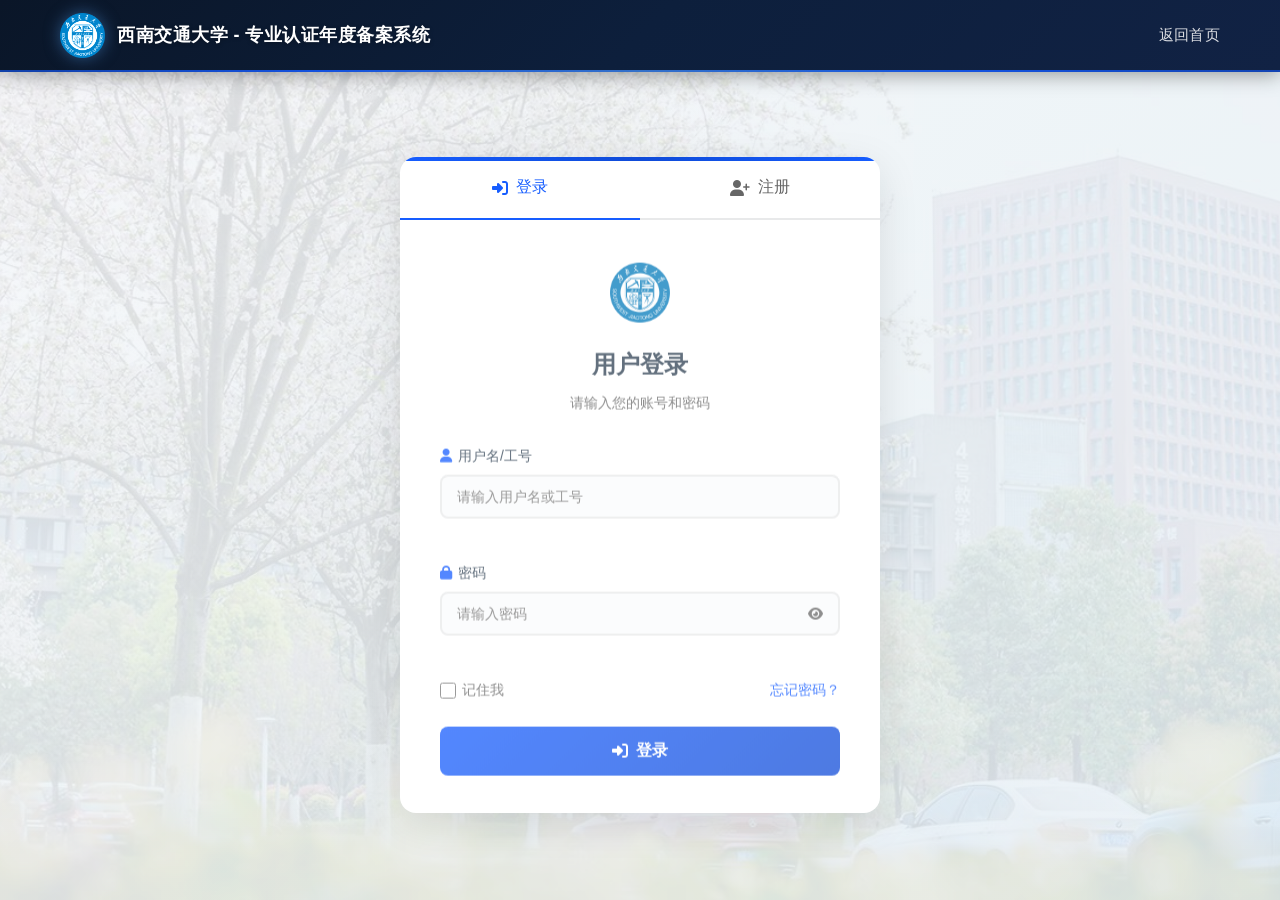
<file: backend/target/classes/static/assessor.html>
<!DOCTYPE html>
<html lang="zh-CN">
<head>
    <meta charset="UTF-8">
    <meta name="viewport" content="width=device-width, initial-scale=1.0">
    <title>审核员工作台 - 专业认证年度备案系统</title>
    <link rel="stylesheet" href="https://cdn.bootcdn.net/ajax/libs/font-awesome/6.4.0/css/all.min.css">
    <link rel="stylesheet" href="css/style.css">
    <link rel="stylesheet" href="css/assessor.css">
</head>
<body>
<!-- 导航栏 -->
<nav class="navbar">
    <div class="container">
        <div class="logo">
            <img src="images/swjtu_school_emblem1.png" alt="西南交通大学校徽" class="logo-img">
            <span class="logo-text">西南交通大学 - 专业认证年度备案系统</span>
        </div>
        <ul class="nav-menu">
            <li><a href="index.html">返回首页</a></li>
            <li class="auth-item user-menu-item">
                <div class="user-menu">
                    <div class="user-avatar" id="userAvatar">
                        <i class="fas fa-user"></i>
                    </div>
                    <div class="user-dropdown" id="userDropdown">
                        <div class="user-info">
                            <div class="user-name" id="userName">审核员</div>
                            <div class="user-role" id="userRole">ASSESSOR</div>
                        </div>
                        <div class="dropdown-divider"></div>
                        <a href="index.html" class="dropdown-item" id="homeLink">
                            <i class="fas fa-home"></i> 返回首页
                        </a>
                        <a href="#" class="dropdown-item" id="logoutBtn">
                            <i class="fas fa-sign-out-alt"></i> 退出登录
                        </a>
                    </div>
                </div>
            </li>
        </ul>
    </div>
</nav>

<!-- 审核员工作台主体布局 -->
<div class="assessor-container">
    <!-- 侧边栏导航 -->
    <div class="sidebar">
        <div class="sidebar-menu">
            <div class="menu-item active" data-view="tasks">
                <i class="fas fa-tasks"></i>
                <span>审核任务</span>
            </div>
            <div class="menu-item" data-view="reviews">
                <i class="fas fa-history"></i>
                <span>审核记录</span>
            </div>
            <div class="menu-item" data-view="statistics">
                <i class="fas fa-chart-bar"></i>
                <span>审核统计</span>
            </div>
            <div class="menu-item" data-view="notifications">
                <i class="fas fa-bell"></i>
                <span>通知中心</span>
                <span class="nav-badge" id="navUnreadDot"></span>
            </div>
            <div class="menu-item" data-view="profile">
                <i class="fas fa-user-circle"></i>
                <span>个人中心</span>
            </div>
        </div>
    </div>

    <!-- 右侧主内容区域 -->
    <div class="main-content">
        <!-- ========== 视图1：审核任务列表 ========== -->
        <div class="content-view" id="tasks-view">
            <div class="page-header">
                <h1>审核任务</h1>
                <p class="subtitle">查看并审核教师提交的备案材料</p>
                <div class="header-actions">
                    <button class="btn secondary-btn" id="refreshTasksBtn">
                        <i class="fas fa-sync-alt"></i> 刷新
                    </button>
                </div>
            </div>

            <!-- 筛选栏 -->
            <div class="filter-bar">
                <div class="filter-group">
                    <label>状态筛选：</label>
                    <select id="taskStatusFilter">
                        <option value="">全部</option>
                        <option value="SUBMITTED">待审核</option>
                        <option value="REVIEWING">审核中</option>
                        <option value="APPROVED">审核通过</option>
                    </select>
                </div>
            </div>

            <!-- 任务表格 -->
            <div class="table-container">
                <table class="data-table">
                    <thead>
                    <tr>
                        <th>课程名称</th>
                        <th>教学班</th>
                        <th>教师姓名</th>
                        <th>截止日期</th>
                        <th>状态</th>
                        <th>文件数</th>
                        <th>操作</th>
                    </tr>
                    </thead>
                    <tbody id="tasksTableBody">
                    <tr>
                        <td colspan="7" class="loading-row">
                            <i class="fas fa-spinner fa-spin"></i> 加载中...
                        </td>
                    </tr>
                    </tbody>
                </table>
            </div>
        </div>

        <!-- ========== 视图2：任务审核详情 ========== -->
        <div class="content-view" id="task-detail-view" style="display: none;">
            <div class="page-header">
                <button class="btn secondary-btn" id="backToTasksBtn">
                    <i class="fas fa-arrow-left"></i> 返回任务列表
                </button>
                <h1 id="taskDetailTitle">任务审核</h1>
                <p class="subtitle" id="taskDetailSubtitle">审核教师提交的备案材料</p>
            </div>

            <!-- 任务基本信息 -->
            <div class="task-info-card">
                <div class="task-info-row">
                    <div class="info-label">课程名称：</div>
                    <div class="info-value" id="detailCourseName">-</div>
                </div>
                <div class="task-info-row">
                    <div class="info-label">教学班号：</div>
                    <div class="info-value" id="detailTeachingClass">-</div>
                </div>
                <div class="task-info-row">
                    <div class="info-label">教师姓名：</div>
                    <div class="info-value" id="detailTeacherName">-</div>
                </div>
                <div class="task-info-row">
                    <div class="info-label">截止日期：</div>
                    <div class="info-value" id="detailDeadline">-</div>
                </div>
                <div class="task-info-row">
                    <div class="info-label">任务状态：</div>
                    <div class="info-value">
                        <span class="status-badge" id="detailStatus">-</span>
                    </div>
                </div>
                <div class="task-info-row">
                    <div class="info-label">任务说明：</div>
                    <div class="info-value" id="detailDescription">-</div>
                </div>
                <div class="task-info-row">
                    <div class="info-label">材料要求：</div>
                    <div class="info-value" id="detailMaterialReq">-</div>
                </div>
            </div>

            <!-- 文件列表 -->
            <div class="files-section">
                <h3>教师上传的文件</h3>
                <div id="filesGroupsContainer" class="directory-list">
                    <div class="loading-row"><i class="fas fa-spinner fa-spin"></i> 加载文件列表...</div>
                </div>
            </div>

            <!-- 审核表单 -->
            <div class="review-section">
                <h3>审核操作</h3>
                <div class="review-form">
                    <div class="form-group">
                        <label>当前审核项目 <span class="required">*</span></label>
                        <div id="reviewItemsContainer" class="review-items-list">
                            <div class="loading-row">加载审核项目中...</div>
                        </div>
                        <div class="form-help-text" id="reviewItemHint">请选择一个或多个待处理的备案项目后再审核。</div>
                    </div>
                    <div class="form-group">
                        <label>审核结果 <span class="required">*</span></label>
                        <select class="form-input" id="reviewStatus">
                            <option value="">请选择审核结果</option>
                            <option value="APPROVED">审核通过</option>
                            <option value="REJECTED">需修改</option>
                        </select>
                    </div>
                    <div class="form-group">
                        <label>评分（0-100）</label>
                        <input type="number" class="form-input" id="reviewScore" min="0" max="100" step="0.5" placeholder="请输入评分">
                    </div>
                    <div class="form-group">
                        <label>审核意见</label>
                        <textarea class="form-input" id="reviewComment" rows="3" placeholder="请输入审核意见（可选）"></textarea>
                    </div>
                    <div class="form-group" id="suggestionsGroup" style="display: none;">
                        <label>修改建议 <span class="required">*</span></label>
                        <textarea class="form-input" id="reviewSuggestions" rows="5" placeholder="请详细说明需要修改的内容"></textarea>
                    </div>
                    <div class="form-actions">
                        <button class="btn primary-btn" id="saveReviewBtn">
                            <i class="fas fa-save"></i> 保存
                        </button>
                        <button class="btn primary-btn" id="submitReviewBtn">
                            <i class="fas fa-check"></i> 提交审核
                        </button>
                        <button class="btn secondary-btn" id="cancelReviewBtn">
                            <i class="fas fa-times"></i> 取消
                        </button>
                    </div>
                </div>
            </div>

            <!-- 审核记录 -->
            <div class="review-history-section">
                <h3>历史审核记录</h3>
                <div id="reviewHistoryContent">
                    <div class="loading-row"><i class="fas fa-spinner fa-spin"></i> 加载审核记录...</div>
                </div>
            </div>
        </div>

        <!-- ========== 视图3：审核记录 ========== -->
        <div class="content-view" id="reviews-view" style="display: none;">
            <div class="page-header">
                <h1>审核记录</h1>
                <p class="subtitle">查看所有审核操作的历史记录</p>
            </div>
            <div class="table-container">
                <table class="data-table">
                    <thead>
                    <tr>
                        <th>课程名称</th>
                        <th>审核项目</th>
                        <th>教学班</th>
                        <th>教师姓名</th>
                        <th>审核时间</th>
                        <th>审核结果</th>
                        <th>评分</th>
                        <th>审核意见</th>
                        <th>修改建议</th>
                    </tr>
                    </thead>
                    <tbody id="reviewsTableBody">
                    <tr>
                        <td colspan="9" class="loading-row">
                            <i class="fas fa-spinner fa-spin"></i> 加载中...
                        </td>
                    </tr>
                    </tbody>
                </table>
            </div>
        </div>

        <!-- ========== 视图4：审核统计 ========== -->
        <div class="content-view" id="statistics-view" style="display: none;">
            <div class="page-header">
                <h1>审核统计</h1>
                <p class="subtitle">查看审核工作统计信息</p>
            </div>
            <div class="statistics-grid">
                <div class="stat-card">
                    <div class="stat-icon" style="background: #E3F2FD; color: #1976D2;">
                        <i class="fas fa-tasks"></i>
                    </div>
                    <div class="stat-content">
                        <div class="stat-value" id="statTotal">0</div>
                        <div class="stat-label">总任务数</div>
                    </div>
                </div>
                <div class="stat-card">
                    <div class="stat-icon" style="background: #FFF3E0; color: #F57C00;">
                        <i class="fas fa-clock"></i>
                    </div>
                    <div class="stat-content">
                        <div class="stat-value" id="statPending">0</div>
                        <div class="stat-label">待审核</div>
                    </div>
                </div>
                <div class="stat-card">
                    <div class="stat-icon" style="background: #E8F5E9; color: #388E3C;">
                        <i class="fas fa-check-circle"></i>
                    </div>
                    <div class="stat-content">
                        <div class="stat-value" id="statApproved">0</div>
                        <div class="stat-label">审核通过</div>
                    </div>
                </div>
                <div class="stat-card">
                    <div class="stat-icon" style="background: #FFEBEE; color: #D32F2F;">
                        <i class="fas fa-times-circle"></i>
                    </div>
                    <div class="stat-content">
                        <div class="stat-value" id="statNeedRevision">0</div>
                        <div class="stat-label">需修改</div>
                    </div>
                </div>
                <div class="stat-card">
                    <div class="stat-icon" style="background: #F3E5F5; color: #7B1FA2;">
                        <i class="fas fa-percentage"></i>
                    </div>
                    <div class="stat-content">
                        <div class="stat-value" id="statApprovalRate">0%</div>
                        <div class="stat-label">通过率</div>
                    </div>
                </div>
                <div class="stat-card">
                    <div class="stat-icon" style="background: #E0F7FA; color: #0097A7;">
                        <i class="fas fa-check-double"></i>
                    </div>
                    <div class="stat-content">
                        <div class="stat-value" id="statProcessed">0</div>
                        <div class="stat-label">已处理</div>
                    </div>
                </div>
            </div>
        </div>

        <!-- ========== 视图5：通知中心 ========== -->
        <div class="content-view" id="notifications-view" style="display: none;">
            <div class="page-header">
                <h1>通知中心</h1>
                <p class="subtitle">系统发送的所有通知消息</p>
                <div class="header-actions">
                    <button class="btn secondary-btn" id="markAllReadBtn">
                        <i class="fas fa-check-double"></i> 全部标记已读
                    </button>
                </div>
            </div>
            <div class="notifications-list" id="notificationsList">
                <div class="loading-row"><i class="fas fa-spinner fa-spin"></i> 加载通知列表...</div>
            </div>
        </div>

        <!-- ========== 视图6：个人中心 ========== -->
        <div class="content-view" id="profile-view" style="display: none;">
            <div class="page-header">
                <h1>个人中心</h1>
                <p class="subtitle">管理个人信息与账户安全</p>
            </div>
            <!-- 标签页切换 -->
            <div class="profile-tabs">
                <div class="profile-tab active" data-tab="basic">
                    <i class="fas fa-user"></i> 基本信息
                </div>
                <div class="profile-tab" data-tab="password">
                    <i class="fas fa-lock"></i> 修改密码
                </div>
            </div>
            <!-- 基本信息面板 -->
            <div class="profile-panel active" id="basic-profile">
                <div class="form-container">
                    <div class="form-group">
                        <label>姓名</label>
                        <input type="text" class="form-input" id="profileRealName" readonly>
                    </div>
                    <div class="form-group">
                        <label>工号</label>
                        <input type="text" class="form-input" id="profileWorkId" readonly>
                    </div>
                    <div class="form-group">
                        <label>院系</label>
                        <input type="text" class="form-input" id="profileDepartment">
                    </div>
                    <div class="form-group">
                        <label>职称</label>
                        <select class="form-input" id="profileTitle">
                            <option value="">请选择职称</option>
                            <option value="教授">教授</option>
                            <option value="副教授">副教授</option>
                            <option value="讲师">讲师</option>
                            <option value="助教">助教</option>
                            <option value="研究员">研究员</option>
                            <option value="副研究员">副研究员</option>
                            <option value="工程师">工程师</option>
                            <option value="高级工程师">高级工程师</option>
                        </select>
                    </div>
                    <div class="form-group">
                        <label>邮箱</label>
                        <input type="email" class="form-input" id="profileEmail">
                    </div>
                    <div class="form-group">
                        <label>手机号</label>
                        <input type="tel" class="form-input" id="profilePhone">
                    </div>
                    <div class="form-actions">
                        <button class="btn primary-btn" id="saveProfileBtn">保存修改</button>
                    </div>
                </div>
            </div>
            <!-- 修改密码面板 -->
            <div class="profile-panel" id="password-profile">
                <div class="form-container">
                    <div class="form-group">
                        <label>原密码 <span class="required">*</span></label>
                        <input type="password" class="form-input" id="oldPassword" placeholder="请输入原密码">
                    </div>
                    <div class="form-group">
                        <label>新密码 <span class="required">*</span></label>
                        <input type="password" class="form-input" id="newPassword" placeholder="至少6位字符">
                    </div>
                    <div class="form-group">
                        <label>确认新密码 <span class="required">*</span></label>
                        <input type="password" class="form-input" id="confirmPassword" placeholder="请再次输入新密码">
                    </div>
                    <div class="form-actions">
                        <button class="btn primary-btn" id="changePasswordBtn">修改密码</button>
                    </div>
                </div>
            </div>
        </div>
    </div>
</div>

<!-- 全局消息提示 -->
<div id="toastMessage" class="toast-message" style="display: none;"></div>

<!-- 引入jQuery -->
<script src="https://cdn.bootcdn.net/ajax/libs/jquery/3.7.1/jquery.min.js"></script>
<!-- 审核员端主脚本 -->
<script src="js/assessor.js"></script>
</body>
</html>
</file>
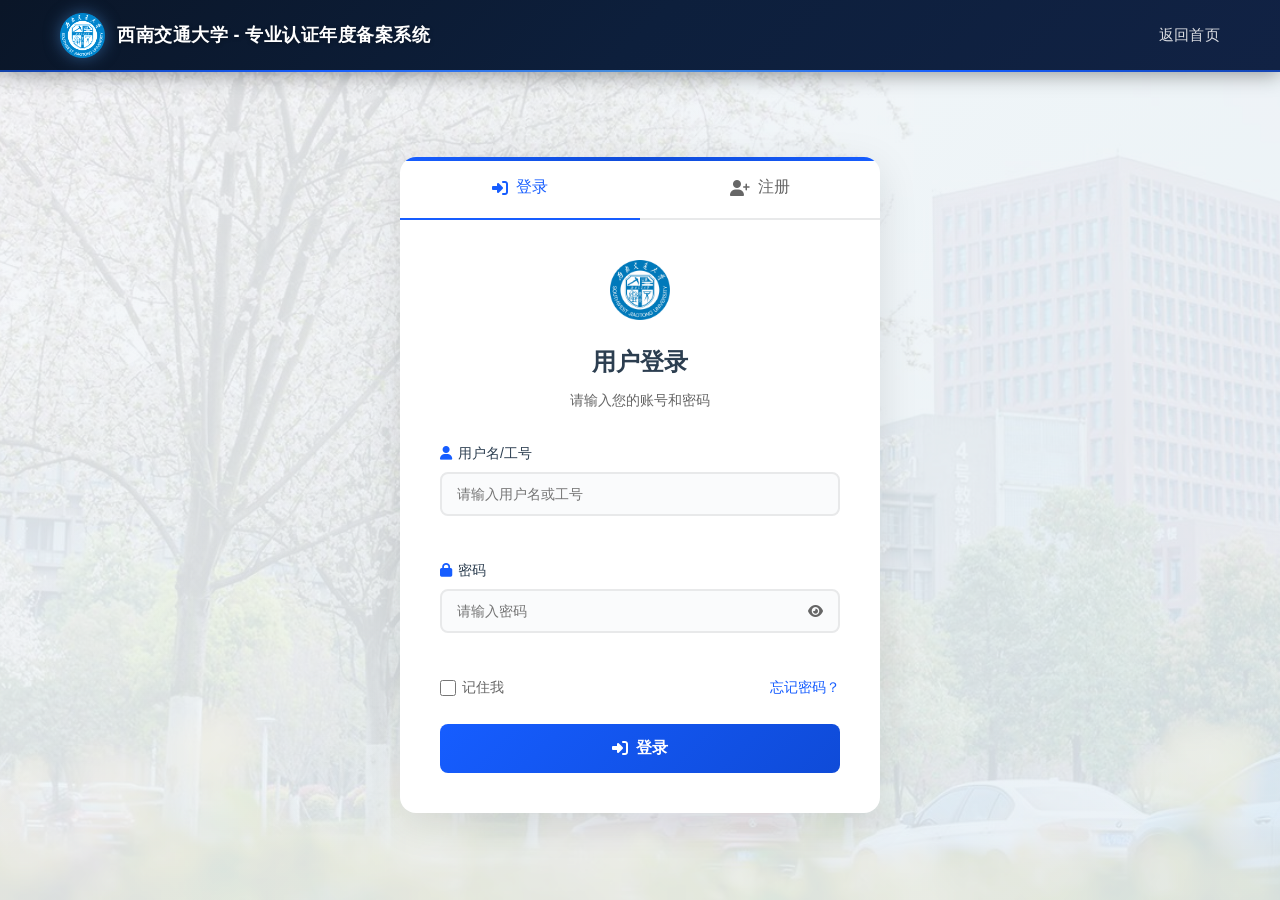
<file: backend/target/classes/static/login.html>
<!DOCTYPE html>
<html lang="zh-CN">

<head>
    <meta charset="UTF-8">
    <meta name="viewport" content="width=device-width, initial-scale=1.0">
    <title>登录 - 专业认证年度备案系统</title>
    <link rel="stylesheet" href="https://cdn.bootcdn.net/ajax/libs/font-awesome/6.4.0/css/all.min.css">
    <link rel="stylesheet" href="css/style.css">
    <link rel="stylesheet" href="css/login.css">
</head>

<body>
    <!-- 导航栏 -->
    <nav class="navbar">
        <div class="container">
            <div class="logo">
                <img src="images/swjtu_school_emblem1.png" alt="西南交通大学校徽" class="logo-img">
                <span class="logo-text">西南交通大学 - 专业认证年度备案系统</span>
            </div>
            <ul class="nav-menu">
                <li><a href="index.html">返回首页</a></li>
            </ul>
        </div>
    </nav>

    <!-- 登录/注册容器 -->
    <div class="auth-container">
        <div class="auth-box">
            <!-- 标签切换 -->
            <div class="auth-tabs">
                <button class="tab-btn active" data-tab="login">
                    <i class="fas fa-sign-in-alt"></i> 登录
                </button>
                <button class="tab-btn" data-tab="register">
                    <i class="fas fa-user-plus"></i> 注册
                </button>
            </div>

            <!-- 登录表单 -->
            <div class="auth-form active" id="login-form">
                <div class="form-header">
                    <img src="images/swjtu_school_emblem1.png" alt="校徽" class="form-logo">
                    <h2>用户登录</h2>
                    <p>请输入您的账号和密码</p>
                </div>
                <form id="loginForm" method="POST" action="/api/auth/login">
                    <div class="form-group">
                        <label for="loginUsername">
                            <i class="fas fa-user"></i> 用户名/工号
                        </label>
                        <input type="text" id="loginUsername" name="username" required placeholder="请输入用户名或工号">
                        <span class="error-msg" id="loginUsernameError"></span>
                    </div>
                    <div class="form-group">
                        <label for="loginPassword">
                            <i class="fas fa-lock"></i> 密码
                        </label>
                        <div class="password-input">
                            <input type="password" id="loginPassword" name="password" required placeholder="请输入密码">
                            <button type="button" class="toggle-password" id="toggleLoginPassword">
                                <i class="fas fa-eye"></i>
                            </button>
                        </div>
                        <span class="error-msg" id="loginPasswordError"></span>
                    </div>
                    <div class="form-options">
                        <label class="remember-me">
                            <input type="checkbox" id="rememberMe" name="rememberMe">
                            <span>记住我</span>
                        </label>
                        <a href="#" class="forgot-password">忘记密码？</a>
                    </div>
                    <button type="submit" class="submit-btn">
                        <i class="fas fa-sign-in-alt"></i> 登录
                    </button>
                </form>
                <div class="form-message" id="loginMessage"></div>
            </div>

            <!-- 注册表单 -->
            <div class="auth-form" id="register-form">
                <div class="form-header">
                    <img src="images/swjtu_school_emblem1.png" alt="校徽" class="form-logo">
                    <h2>用户注册</h2>
                    <p>请填写以下信息完成注册</p>
                </div>
                <form id="registerForm">
                    <div class="form-group">
                        <label for="registerUsername">
                            <i class="fas fa-user"></i> 用户名
                        </label>
                        <input type="text" id="registerUsername" name="username" required placeholder="请输入用户名（3-20个字符）"
                            minlength="3" maxlength="20">
                        <span class="error-msg" id="registerUsernameError"></span>
                    </div>
                    <div class="form-group">
                        <label for="registerWorkId">
                            <i class="fas fa-id-card"></i> 工号
                        </label>
                        <input type="text" id="registerWorkId" name="workId" required placeholder="请输入工号">
                        <span class="error-msg" id="registerWorkIdError"></span>
                    </div>
                    <div class="form-group">
                        <label for="registerRealName">
                            <i class="fas fa-id-badge"></i> 真实姓名
                        </label>
                        <input type="text" id="registerRealName" name="realName" required placeholder="请输入真实姓名">
                        <span class="error-msg" id="registerRealNameError"></span>
                    </div>
                    <div class="form-group">
                        <label for="registerRole">
                            <i class="fas fa-user-tag"></i> 注册身份
                        </label>
                        <select id="registerRole" name="role" class="form-input" required>
                            <option value="">请选择身份</option>
                            <option value="TEACHER">普通教师</option>
                            <option value="ASSESSOR">审核员</option>
                            <option value="ADMIN">管理员</option>
                        </select>
                        <span class="error-msg" id="registerRoleError"></span>
                    </div>
                    <div class="form-group">
                        <label for="registerEmail">
                            <i class="fas fa-envelope"></i> 邮箱
                        </label>
                        <input type="email" id="registerEmail" name="email" required placeholder="请输入邮箱地址">
                        <span class="error-msg" id="registerEmailError"></span>
                    </div>
                    <div class="form-group">
                        <label for="registerPhone">
                            <i class="fas fa-phone"></i> 手机号
                        </label>
                        <input type="tel" id="registerPhone" name="phone" required placeholder="请输入手机号"
                            pattern="[0-9]{11}">
                        <span class="error-msg" id="registerPhoneError"></span>
                    </div>
                    <div class="form-group">
                        <label for="registerPassword">
                            <i class="fas fa-lock"></i> 密码
                        </label>
                        <div class="password-input">
                            <input type="password" id="registerPassword" name="password" required
                                placeholder="请输入密码（至少6位）" minlength="6">
                            <button type="button" class="toggle-password" id="toggleRegisterPassword">
                                <i class="fas fa-eye"></i>
                            </button>
                        </div>
                        <span class="error-msg" id="registerPasswordError"></span>
                    </div>
                    <div class="form-group">
                        <label for="registerConfirmPassword">
                            <i class="fas fa-lock"></i> 确认密码
                        </label>
                        <div class="password-input">
                            <input type="password" id="registerConfirmPassword" name="confirmPassword" required
                                placeholder="请再次输入密码">
                            <button type="button" class="toggle-password" id="toggleConfirmPassword">
                                <i class="fas fa-eye"></i>
                            </button>
                        </div>
                        <span class="error-msg" id="registerConfirmPasswordError"></span>
                    </div>
                    <div class="form-group">
                        <label class="agree-terms">
                            <input type="checkbox" id="agreeTerms" name="agreeTerms" required>
                            <span>我已阅读并同意 <a href="#" target="_blank">《用户协议》</a> 和 <a href="#"
                                    target="_blank">《隐私政策》</a></span>
                        </label>
                        <span class="error-msg" id="agreeTermsError"></span>
                    </div>
                    <button type="submit" class="submit-btn">
                        <i class="fas fa-user-plus"></i> 注册
                    </button>
                </form>
                <div class="form-message" id="loginMessage"></div>
            </div>
        </div>
    </div>

    <!-- 测试按钮 -->
    <button onclick="testJS()" hidden="hidden"
        style="position:fixed;bottom:10px;right:10px;z-index:9999;padding:10px;background:red;color:white;border:none;cursor:pointer;">
        测试JS是否加载
    </button>

    <script>
        function testJS() {
            alert('auth.js 已加载！');
        }
    </script>
    <script src="js/auth.js"></script>
</body>

</html>
</file>
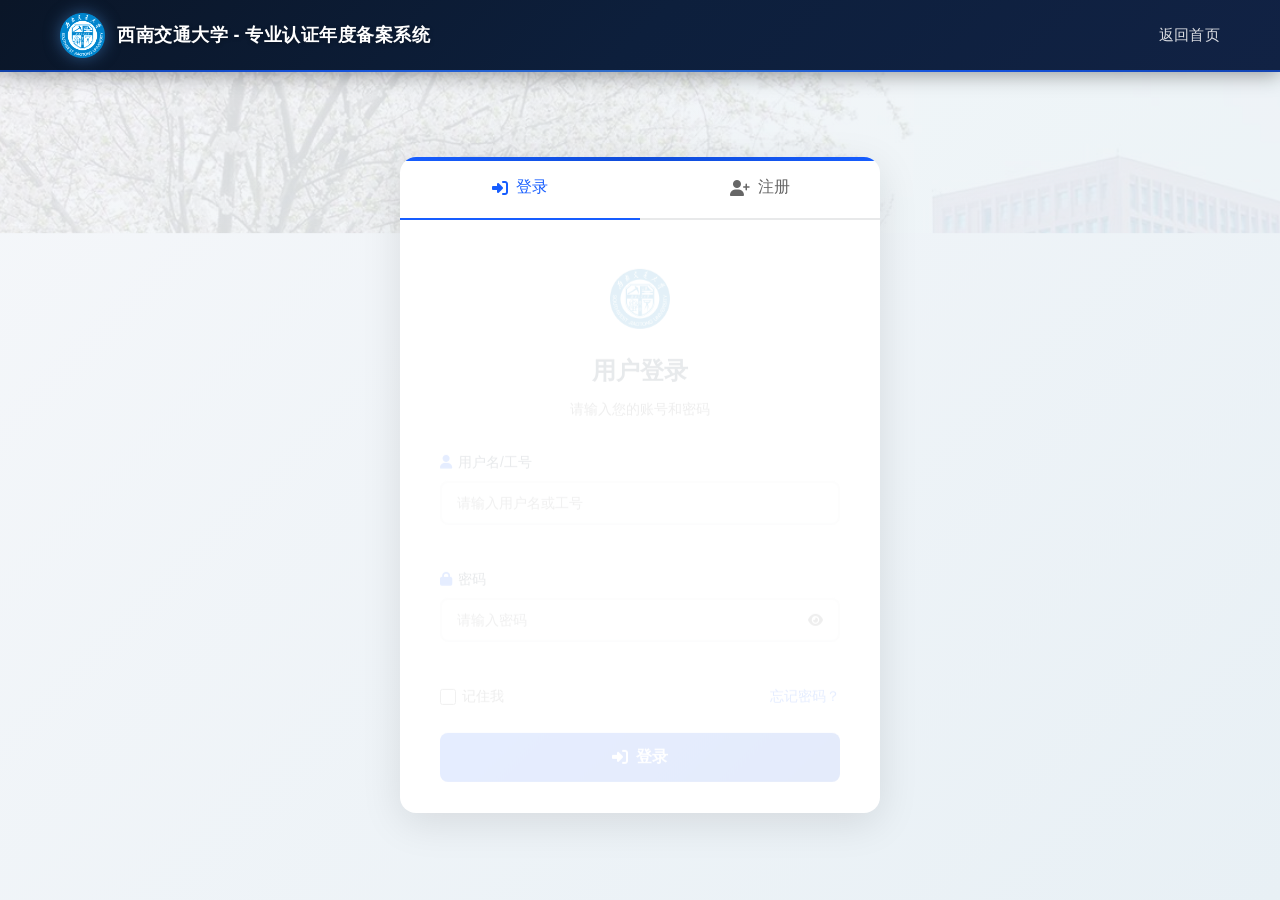
<file: backend/target/classes/static/teacher.html>
<!DOCTYPE html>
<html lang="zh-CN">

<head>
    <meta charset="UTF-8">
    <meta name="viewport" content="width=device-width, initial-scale=1.0">
    <title>教师工作台 - 专业认证年度备案系统</title>
    <link rel="stylesheet" href="https://cdn.bootcdn.net/ajax/libs/font-awesome/6.4.0/css/all.min.css">
    <link rel="stylesheet" href="css/style.css">
    <link rel="stylesheet" href="css/teacher.css">
</head>

<body>
    <!-- 导航栏（复用现有样式） -->
    <nav class="navbar">
        <div class="container">
            <div class="logo">
                <img src="images/swjtu_school_emblem1.png" alt="西南交通大学校徽" class="logo-img">
                <span class="logo-text">西南交通大学 - 专业认证年度备案系统</span>
            </div>
            <ul class="nav-menu">
                <li><a href="index.html">返回首页</a></li>
                <li class="auth-item user-menu-item">
                    <div class="user-menu">
                        <div class="user-avatar" id="userAvatar">
                            <i class="fas fa-user"></i>
                        </div>
                        <div class="user-dropdown" id="userDropdown">
                            <div class="user-info">
                                <div class="user-name" id="userName">教师</div>
                                <div class="user-role" id="userRole">TEACHER</div>
                            </div>
                            <div class="dropdown-divider"></div>
                            <a href="#" class="dropdown-item" id="logoutBtn">
                                <i class="fas fa-sign-out-alt"></i> 退出登录
                            </a>
                        </div>
                    </div>
                </li>
            </ul>
        </div>
    </nav>

    <!-- 教师工作台主体布局（侧边栏 + 主内容区） -->
    <div class="teacher-container">
        <!-- 侧边栏导航 -->
        <div class="sidebar">
            <div class="sidebar-menu">
                <div class="menu-item active" data-view="tasks">
                    <i class="fas fa-tasks"></i>
                    <span>我的任务</span>
                </div>
                <div class="menu-item" data-view="reviews">
                    <i class="fas fa-clipboard-check"></i>
                    <span>审核结果</span>
                </div>
                <div class="menu-item" data-view="statistics">
                    <i class="fas fa-chart-pie"></i>
                    <span>任务统计</span>
                </div>
                <div class="menu-item" data-view="notifications">
                    <i class="fas fa-bell"></i>
                    <span>通知中心</span>
                    <span class="nav-badge" id="navUnreadDot"></span>
                </div>
                <div class="menu-item" data-view="profile">
                    <i class="fas fa-user-circle"></i>
                    <span>个人中心</span>
                </div>
            </div>
        </div>

        <!-- 右侧主内容区域（各视图切换） -->
        <div class="main-content">
            <!-- ========== 视图1：我的任务列表 ========== -->
            <div class="content-view" id="tasks-view">
                <div class="page-header">
                    <h1>我的备案任务</h1>
                    <p class="subtitle">查看分配给您的所有备案任务并上传相关材料</p>
                </div>
                <!-- 筛选与排序栏 -->
                <div class="filter-bar">
                    <div class="filter-group">
                        <label>状态筛选：</label>
                        <select id="taskStatusFilter">
                            <option value="">全部</option>
                            <option value="PENDING_UPLOAD">待上传</option>
                            <option value="SUBMITTED">待审核</option>
                            <option value="REVIEWING">审核中</option>
                            <option value="APPROVED">审核通过</option>
                        </select>
                    </div>
                    <div class="filter-group">
                        <label>排序：</label>
                        <select id="taskSortBy">
                            <option value="deadline_asc">截止日期（升序）</option>
                            <option value="deadline_desc">截止日期（降序）</option>
                            <option value="createTime_desc">创建时间（降序）</option>
                        </select>
                    </div>
                    <button class="btn primary-btn" id="refreshTasksBtn">
                        <i class="fas fa-sync-alt"></i> 刷新
                    </button>
                </div>
                <!-- 任务表格 -->
                <div class="table-container">
                    <table class="data-table">
                        <thead>
                            <tr>
                                <th>课程名称</th>
                                <th>课程代码</th>
                                <th>教学班号</th>
                                <th>审核员</th>
                                <th>截止日期</th>
                                <th>状态</th>
                                <th>操作</th>
                            </tr>
                        </thead>
                        <tbody id="tasksTableBody">
                            <tr>
                                <td colspan="7" class="loading-row">
                                    <i class="fas fa-spinner fa-spin"></i> 加载中...
                                </td>
                            </tr>
                        </tbody>
                    </table>
                </div>
            </div>

            <!-- ========== 视图2：任务详情（从列表点击进入） ========== -->
            <div class="content-view" id="task-detail-view" style="display: none;">
                <div class="page-header">
                    <button class="btn secondary-btn" id="backToTasksBtn">
                        <i class="fas fa-arrow-left"></i> 返回任务列表
                    </button>
                    <h1 id="taskDetailTitle">任务详情</h1>
                    <p class="subtitle" id="taskDetailSubtitle">上传备案材料并查看审核状态</p>
                </div>

                <!-- 任务基本信息卡片 -->
                <div class="task-info-card">
                    <div class="task-info-row">
                        <div class="info-label">课程名称：</div>
                        <div class="info-value" id="detailCourseName">-</div>
                    </div>
                    <div class="task-info-row">
                        <div class="info-label">课程代码：</div>
                        <div class="info-value" id="detailCourseCode">-</div>
                    </div>
                    <div class="task-info-row">
                        <div class="info-label">教学班号：</div>
                        <div class="info-value" id="detailTeachingClass">-</div>
                    </div>
                    <div class="task-info-row">
                        <div class="info-label">审核员：</div>
                        <div class="info-value" id="detailAssessor">-</div>
                    </div>
                    <div class="task-info-row">
                        <div class="info-label">截止日期：</div>
                        <div class="info-value" id="detailDeadline">-</div>
                    </div>
                    <div class="task-info-row">
                        <div class="info-label">任务状态：</div>
                        <div class="info-value">
                            <span class="status-badge" id="detailStatus">-</span>
                        </div>
                    </div>
                    <div class="task-info-row">
                        <div class="info-label">任务说明：</div>
                        <div class="info-value" id="detailDescription">-</div>
                    </div>
                    <div class="task-info-row">
                        <div class="info-label">材料要求：</div>
                        <div class="info-value" id="detailMaterialReq">-</div>
                    </div>
                </div>

                <!-- 文件上传区域（仅当任务状态为待上传/需修改时显示） -->
                <div class="upload-section" id="uploadSection">
                    <h3>上传备案材料</h3>
                    <div class="upload-hint">
                        <i class="fas fa-info-circle"></i>
                        支持格式：PDF、DOC/DOCX、XLS/XLSX、JPG/PNG；单文件最大50MB
                    </div>
                    <div id="uploadDirectoriesContainer" class="directory-grid">
                        <div class="loading-row"><i class="fas fa-spinner fa-spin"></i> 加载目录中...</div>
                    </div>
                </div>

                <!-- 已上传文件列表 -->
                <div class="files-section">
                    <h3>备案目录文件</h3>
                    <div id="fileDirectoriesContainer" class="directory-list">
                        <div class="loading-row"><i class="fas fa-spinner fa-spin"></i> 加载文件列表...</div>
                    </div>
                </div>

                <!-- 审核记录（最新） -->
                <div class="review-section">
                    <h3>最新审核记录</h3>
                    <div id="latestReviewContent" class="review-info-card">
                        <div class="loading-row"><i class="fas fa-spinner fa-spin"></i> 加载审核记录...</div>
                    </div>
                </div>

                <!-- 提交任务按钮（仅当状态为待上传/需修改时显示） -->
                <div class="submit-section" id="submitSection">
                    <button class="btn primary-btn" id="submitTaskBtn" disabled>
                        <i class="fas fa-paper-plane"></i> 提交审核
                    </button>
                    <span class="hint-text" id="submitHintText">需至少上传一个文件后方可提交</span>
                </div>
            </div>

            <!-- ========== 视图3：审核结果列表 ========== -->
            <div class="content-view" id="reviews-view" style="display: none;">
                <div class="page-header">
                    <h1>审核结果</h1>
                    <p class="subtitle">查看所有任务的审核记录与反馈</p>
                </div>
                <div class="filter-bar">
                    <div class="filter-group">
                        <label>按任务筛选：</label>
                        <select id="reviewTaskFilter">
                            <option value="">全部任务</option>
                        </select>
                    </div>
                    <button class="btn primary-btn" id="refreshReviewsBtn">
                        <i class="fas fa-sync-alt"></i> 刷新
                    </button>
                </div>
                <div class="table-container">
                    <table class="data-table" id="reviewsTable">
                        <thead>
                            <tr>
                                <th>课程名称</th>
                                <th>课程代码</th>
                                <th>教学班号</th>
                                <th>审核时间</th>
                                <th>审核结果</th>
                                <th>评分</th>
                                <th>审核意见</th>
                                <th>修改建议</th>
                            </tr>
                        </thead>
                        <tbody id="reviewsTableBody">
                            <tr>
                                <td colspan="8" class="loading-row">
                                    <i class="fas fa-spinner fa-spin"></i> 加载中...
                                </td>
                            </tr>
                        </tbody>
                    </table>
                </div>
            </div>

            <!-- ========== 视图4：通知中心 ========== -->
            <div class="content-view" id="notifications-view" style="display: none;">
                <div class="page-header">
                    <h1>通知中心</h1>
                    <p class="subtitle">系统发送的所有通知消息</p>
                    <div class="header-actions">
                        <button class="btn secondary-btn" id="markAllReadBtn">
                            <i class="fas fa-check-double"></i> 全部标记已读
                        </button>
                    </div>
                </div>
                <div class="notifications-list" id="notificationsList">
                    <div class="loading-row"><i class="fas fa-spinner fa-spin"></i> 加载通知列表...</div>
                </div>
            </div>

            <!-- ========== 视图5：个人中心 ========== -->
            <div class="content-view" id="profile-view" style="display: none;">
                <div class="page-header">
                    <h1>个人中心</h1>
                    <p class="subtitle">管理个人信息与账户安全</p>
                </div>
                <!-- 标签页切换 -->
                <div class="profile-tabs">
                    <div class="profile-tab active" data-tab="basic">
                        <i class="fas fa-user"></i> 基本信息
                    </div>
                    <div class="profile-tab" data-tab="password">
                        <i class="fas fa-lock"></i> 修改密码
                    </div>
                </div>
                <!-- 基本信息面板 -->
                <div class="profile-panel active" id="basic-profile">
                    <div class="form-container">
                        <div class="form-group">
                            <label>姓名</label>
                            <input type="text" class="form-input" id="profileRealName" readonly>
                        </div>
                        <div class="form-group">
                            <label>工号</label>
                            <input type="text" class="form-input" id="profileWorkId" readonly>
                        </div>
                        <div class="form-group">
                            <label>院系</label>
                            <input type="text" class="form-input" id="profileDepartment">
                        </div>
                        <div class="form-group">
                            <label>职称</label>
                            <select class="form-input" id="profileTitle">
                                <option value="">请选择职称</option>
                                <option value="教授">教授</option>
                                <option value="副教授">副教授</option>
                                <option value="讲师">讲师</option>
                                <option value="助教">助教</option>
                                <option value="研究员">研究员</option>
                                <option value="副研究员">副研究员</option>
                                <option value="工程师">工程师</option>
                                <option value="高级工程师">高级工程师</option>
                                <option value="实验师">实验师</option>
                                <option value="高级实验师">高级实验师</option>
                            </select>
                        </div>
                        <div class="form-group">
                            <label>邮箱</label>
                            <input type="email" class="form-input" id="profileEmail">
                        </div>
                        <div class="form-group">
                            <label>手机号</label>
                            <input type="tel" class="form-input" id="profilePhone">
                        </div>
                        <div class="form-actions">
                            <button class="btn primary-btn" id="saveProfileBtn">保存修改</button>
                        </div>
                    </div>
                </div>
                <!-- 修改密码面板 -->
                <div class="profile-panel" id="password-profile">
                    <div class="form-container">
                        <div class="form-group">
                            <label>原密码 <span class="required">*</span></label>
                            <input type="password" class="form-input" id="oldPassword" placeholder="请输入原密码">
                        </div>
                        <div class="form-group">
                            <label>新密码 <span class="required">*</span></label>
                            <input type="password" class="form-input" id="newPassword" placeholder="至少6位字符">
                        </div>
                        <div class="form-group">
                            <label>确认新密码 <span class="required">*</span></label>
                            <input type="password" class="form-input" id="confirmPassword" placeholder="请再次输入新密码">
                        </div>
                        <div class="form-actions">
                            <button class="btn primary-btn" id="changePasswordBtn">修改密码</button>
                        </div>
                    </div>
                </div>
            </div>

            <!-- ========== 视图6：任务统计 ========== -->
            <div class="content-view" id="statistics-view" style="display: none;">
                <div class="page-header">
                    <h1>任务统计</h1>
                    <p class="subtitle">查看个人任务分布与完成情况</p>
                </div>
                <div class="statistics-grid">
                    <div class="stat-card">
                        <div class="stat-icon" style="background: #E3F2FD; color: #1976D2;">
                            <i class="fas fa-tasks"></i>
                        </div>
                        <div class="stat-content">
                            <div class="stat-value" id="statTotalTasks">0</div>
                            <div class="stat-label">总任务数</div>
                        </div>
                    </div>
                    <div class="stat-card">
                        <div class="stat-icon" style="background: #FFF3E0; color: #F57C00;">
                            <i class="fas fa-hourglass-start"></i>
                        </div>
                        <div class="stat-content">
                            <div class="stat-value" id="statPendingUpload">0</div>
                            <div class="stat-label">待上传</div>
                        </div>
                    </div>
                    <div class="stat-card">
                        <div class="stat-icon" style="background: #E8F5E9; color: #388E3C;">
                            <i class="fas fa-check-circle"></i>
                        </div>
                        <div class="stat-content">
                            <div class="stat-value" id="statApproved">0</div>
                            <div class="stat-label">审核通过</div>
                        </div>
                    </div>
                    <div class="stat-card">
                        <div class="stat-icon" style="background: #FFEBEE; color: #D32F2F;">
                            <i class="fas fa-exclamation-triangle"></i>
                        </div>
                        <div class="stat-content">
                            <div class="stat-value" id="statNeedRevision">0</div>
                            <div class="stat-label">需修改</div>
                        </div>
                    </div>
                    <div class="stat-card">
                        <div class="stat-icon" style="background: #F3E5F5; color: #7B1FA2;">
                            <i class="fas fa-percentage"></i>
                        </div>
                        <div class="stat-content">
                            <div class="stat-value" id="statCompletionRate">0%</div>
                            <div class="stat-label">完成率</div>
                        </div>
                    </div>
                    <div class="stat-card">
                        <div class="stat-icon" style="background: #E0F7FA; color: #0097A7;">
                            <i class="fas fa-spinner"></i>
                        </div>
                        <div class="stat-content">
                            <div class="stat-value" id="statReviewing">0</div>
                            <div class="stat-label">审核中</div>
                        </div>
                    </div>
                </div>
            </div>
        </div>
    </div>

    <!-- 全局消息提示（可复用） -->
    <div id="toastMessage" class="toast-message" style="display: none;"></div>

    <!-- 引入依赖（jQuery 可选，用于简化操作） -->
    <script src="https://cdn.bootcdn.net/ajax/libs/jquery/3.7.1/jquery.min.js"></script>
    <!-- 教师端主脚本 -->
    <script src="js/teacher.js"></script>
</body>

</html>
</file>
<file: backend/target/classes/static/css/style.css>
/* 全局重置与基础样式 */
* {
    margin: 0;
    padding: 0;
    box-sizing: border-box;
    font-family: "Microsoft YaHei", "Helvetica Neue", Arial, sans-serif;
}

body {
    color: #333;
    background-color: #f5f7fa;
    line-height: 1.6;
}

.container {
    width: 100%;
    max-width: 1200px;
    margin: 0 auto;
    padding: 0 20px;
}

a {
    text-decoration: none;
    color: inherit;
}

ul {
    list-style: none;
}

/* 按钮样式（保留基础按钮样式，不影响其他可能使用的场景） */
.btn {
    display: inline-block;
    padding: 12px 24px;
    border-radius: 4px;
    font-size: 16px;
    font-weight: 500;
    cursor: pointer;
    transition: all 0.3s ease;
    border: none;
    text-align: center;
}

.primary-btn {
    background-color: #165DFF;
    color: #fff;
}

.primary-btn:hover {
    background-color: #0F4BD8;
    transform: translateY(-2px);
    box-shadow: 0 4px 8px rgba(22, 93, 255, 0.3);
}

/* 标题样式 */
.section-title {
    font-size: 32px;
    color: #2C3E50;
    text-align: center;
    margin-bottom: 50px;
    position: relative;
    padding-bottom: 20px;
    font-weight: 600;
    letter-spacing: 1px;
}

.section-title::after {
    content: "";
    position: absolute;
    bottom: 0;
    left: 50%;
    transform: translateX(-50%);
    width: 100px;
    height: 4px;
    background: linear-gradient(90deg, #165DFF, #0F4BD8, #165DFF);
    border-radius: 2px;
}

/* 导航栏样式 - 西南交通大学官方深色风格 */
.navbar {
    background: linear-gradient(135deg, #0A1628 0%, #0D1F3C 50%, #112244 100%);
    box-shadow: 0 2px 20px rgba(0, 0, 0, 0.4);
    position: fixed;
    top: 0;
    left: 0;
    width: 100%;
    z-index: 999;
    border-bottom: 2px solid rgba(22, 93, 255, 0.6);
}

.navbar::after {
    content: '';
    position: absolute;
    bottom: -2px;
    left: 0;
    right: 0;
    height: 2px;
    background: linear-gradient(90deg, transparent, #165DFF, #4A90D9, #165DFF, transparent);
    animation: navGlow 3s ease-in-out infinite;
}

@keyframes navGlow {
    0%, 100% { opacity: 0.6; }
    50% { opacity: 1; }
}

.navbar .container {
    display: flex;
    justify-content: space-between;
    align-items: center;
    height: 70px;
}

.logo {
    font-size: 18px;
    font-weight: 700;
    color: #fff;
    display: flex;
    align-items: center;
    gap: 12px;
}

.logo-img {
    height: 45px;
    width: auto;
    object-fit: contain;
    filter: brightness(1.1) drop-shadow(0 0 8px rgba(74, 144, 217, 0.5));
}

.logo-text {
    white-space: nowrap;
    letter-spacing: 0.5px;
    text-shadow: 0 1px 4px rgba(0,0,0,0.3);
}

.nav-menu {
    display: flex;
    gap: 30px;
    align-items: center;
}

.nav-menu a {
    font-size: 15px;
    color: rgba(255, 255, 255, 0.85);
    font-weight: 500;
    transition: color 0.3s ease;
    letter-spacing: 0.3px;
}

.nav-menu a.active,
.nav-menu a:hover {
    color: #4A90D9;
}

.nav-menu .login-link {
    background: linear-gradient(135deg, #165DFF 0%, #0F4BD8 100%);
    color: #fff !important;
    padding: 8px 20px;
    border-radius: 20px;
    transition: all 0.3s ease;
    border: 1px solid rgba(255,255,255,0.2);
}

.nav-menu .login-link:hover {
    transform: translateY(-2px);
    box-shadow: 0 4px 12px rgba(22, 93, 255, 0.4);
}

/* 用户菜单样式 */
.auth-item {
    position: relative;
}

.user-menu {
    position: relative;
}

.user-avatar {
    width: 40px;
    height: 40px;
    border-radius: 50%;
    background: linear-gradient(135deg, #165DFF 0%, #0F4BD8 100%);
    color: #fff;
    display: flex;
    align-items: center;
    justify-content: center;
    cursor: pointer;
    transition: all 0.3s ease;
    border: 2px solid rgba(255, 255, 255, 0.3);
    box-shadow: 0 2px 8px rgba(22, 93, 255, 0.2);
}

.user-avatar:hover {
    transform: scale(1.05);
    box-shadow: 0 4px 12px rgba(22, 93, 255, 0.4);
}

.user-avatar i {
    font-size: 18px;
}

.user-dropdown {
    position: absolute;
    top: 50px;
    right: 0;
    background: #fff;
    border-radius: 8px;
    box-shadow: 0 4px 20px rgba(0, 0, 0, 0.15);
    min-width: 200px;
    opacity: 0;
    visibility: hidden;
    transform: translateY(-10px);
    transition: all 0.3s ease;
    z-index: 1000;
    overflow: hidden;
}

.user-dropdown.show {
    opacity: 1;
    visibility: visible;
    transform: translateY(0);
}

.user-info {
    padding: 15px 20px;
    background: linear-gradient(135deg, #f8f9fa 0%, #e8f0f5 100%);
    border-bottom: 1px solid #e8e9ea;
}

.user-name {
    font-size: 16px;
    font-weight: 600;
    color: #2C3E50;
    margin-bottom: 5px;
}

.user-role {
    font-size: 12px;
    color: #666;
    padding: 4px 8px;
    background: #fff;
    border-radius: 4px;
    display: inline-block;
}

.dropdown-divider {
    height: 1px;
    background: #e8e9ea;
    margin: 5px 0;
}

.dropdown-item {
    display: flex;
    align-items: center;
    gap: 10px;
    padding: 12px 20px;
    color: #333;
    text-decoration: none;
    transition: all 0.3s ease;
    font-size: 14px;
}

.dropdown-item:hover {
    background: #f8f9fa;
    color: #165DFF;
}

.dropdown-item i {
    width: 16px;
    text-align: center;
}

/* 移动端用户菜单适配 */
@media (max-width: 768px) {
    .user-dropdown {
        right: -10px;
        min-width: 180px;
    }
    
    .user-avatar {
        width: 36px;
        height: 36px;
    }
    
    .user-avatar i {
        font-size: 16px;
    }
}

.menu-btn {
    display: none;
    background: none;
    border: none;
    font-size: 24px;
    color: #333;
    cursor: pointer;
}

/* banner区样式 */
.banner {
    height: 600px;
    color: #fff;
    display: flex;
    align-items: center;
    justify-content: center;
    margin-top: 70px;
    text-align: center;
    position: relative;
    overflow: hidden;
}

.banner-slideshow {
    position: absolute;
    top: 0;
    left: 0;
    width: 100%;
    height: 100%;
    z-index: 1;
}

.banner-slideshow .slide {
    position: absolute;
    top: 0;
    left: 0;
    width: 100%;
    height: 100%;
    background-size: cover;
    background-position: center;
    background-repeat: no-repeat;
    opacity: 0;
    transition: opacity 1.5s ease-in-out;
}

.banner-slideshow .slide.active {
    opacity: 1;
}

.banner-content {
    position: relative;
    z-index: 3;
    animation: fadeInUp 1s ease-out;
    text-shadow: 2px 2px 8px rgba(0, 0, 0, 0.5), 0 0 20px rgba(0, 0, 0, 0.3);
}

@keyframes fadeInUp {
    from {
        opacity: 0;
        transform: translateY(30px);
    }
    to {
        opacity: 1;
        transform: translateY(0);
    }
}

.banner-logo {
    margin-bottom: 20px;
    animation: fadeIn 1.2s ease-out;
}

.banner-logo img {
    height: 100px;
    width: auto;
    filter: drop-shadow(0 4px 12px rgba(0, 0, 0, 0.5)) drop-shadow(0 0 20px rgba(0, 0, 0, 0.3));
}

.banner-content h1 {
    font-size: 52px;
    margin-bottom: 15px;
    line-height: 1.2;
    font-weight: 700;
    text-shadow: 3px 3px 6px rgba(0, 0, 0, 0.6), 0 0 15px rgba(0, 0, 0, 0.4);
    letter-spacing: 2px;
}

.banner-content h2 {
    font-size: 32px;
    margin-bottom: 20px;
    font-weight: 500;
    text-shadow: 2px 2px 5px rgba(0, 0, 0, 0.6), 0 0 12px rgba(0, 0, 0, 0.4);
}

.banner-content p {
    font-size: 22px;
    margin-bottom: 25px;
    opacity: 0.98;
    text-shadow: 2px 2px 4px rgba(0, 0, 0, 0.6), 0 0 10px rgba(0, 0, 0, 0.4);
    font-weight: 300;
}

.banner-subtitle {
    display: flex;
    align-items: center;
    justify-content: center;
    gap: 10px;
    font-size: 18px;
    opacity: 0.95;
    margin-top: 20px;
    text-shadow: 2px 2px 4px rgba(0, 0, 0, 0.6), 0 0 10px rgba(0, 0, 0, 0.4);
}

.banner-subtitle i {
    font-size: 20px;
}

/* 备案流程样式 */
.process-section {
    padding: 80px 0;
    background: linear-gradient(to bottom, #fff 0%, #f8f9fa 100%);
    position: relative;
}

.process-section::before {
    content: '';
    position: absolute;
    top: 0;
    left: 0;
    right: 0;
    height: 4px;
    background: linear-gradient(90deg, #165DFF, #0F4BD8);
}

.process-steps {
    display: flex;
    flex-wrap: wrap;
    justify-content: space-between;
    gap: 30px;
}

.step {
    flex: 1;
    min-width: 200px;
    text-align: center;
    padding: 30px 20px;
    background: linear-gradient(135deg, #fff 0%, #f8f9fa 100%);
    border-radius: 12px;
    transition: all 0.3s ease;
    border: 2px solid transparent;
    position: relative;
    overflow: hidden;
}

.step::before {
    content: '';
    position: absolute;
    top: 0;
    left: 0;
    right: 0;
    height: 3px;
    background: linear-gradient(90deg, #165DFF, #0F4BD8);
    transform: scaleX(0);
    transition: transform 0.3s ease;
}

.step:hover::before {
    transform: scaleX(1);
}

.step:hover {
    transform: translateY(-8px);
    box-shadow: 0 15px 30px rgba(22, 93, 255, 0.15);
    border-color: #165DFF;
}

.step-icon {
    width: 60px;
    height: 60px;
    background-color: #165DFF;
    color: #fff;
    border-radius: 50%;
    display: flex;
    align-items: center;
    justify-content: center;
    margin: 0 auto 20px;
    font-size: 24px;
}

.step h3 {
    font-size: 18px;
    color: #2C3E50;
    margin-bottom: 10px;
}

.step p {
    color: #666;
    font-size: 14px;
}

/* 所需资料样式（12项网格布局） */
.materials-section {
    padding: 80px 0;
    background: linear-gradient(to bottom, #f5f7fa 0%, #e8f0f5 100%);
    position: relative;
}

.materials-grid {
    display: grid;
    grid-template-columns: repeat(auto-fill, minmax(280px, 1fr));
    gap: 25px;
    margin-bottom: 30px;
}

.material-item {
    background: linear-gradient(135deg, #fff 0%, #fafbfc 100%);
    padding: 25px 20px;
    border-radius: 12px;
    box-shadow: 0 2px 10px rgba(0, 0, 0, 0.03);
    transition: all 0.3s ease;
    display: flex;
    flex-direction: column;
    border: 1px solid #e8e9ea;
    position: relative;
    overflow: hidden;
}

.material-item::before {
    content: '';
    position: absolute;
    left: 0;
    top: 0;
    bottom: 0;
    width: 0;
    background: linear-gradient(180deg, #165DFF, #0F4BD8);
    transition: width 0.3s ease;
}

.material-item:hover::before {
    width: 4px;
}

.material-item:hover {
    transform: translateY(-8px);
    box-shadow: 0 15px 30px rgba(22, 93, 255, 0.15);
    border-color: #165DFF;
}

.material-item i {
    font-size: 28px;
    color: #165DFF;
    margin-bottom: 15px;
}

.material-item h3 {
    font-size: 17px;
    color: #2C3E50;
    margin-bottom: 8px;
    font-weight: 600;
}

.material-item p {
    color: #666;
    font-size: 13px;
    line-height: 1.5;
    flex: 1; /* 让描述文字占满剩余空间，保持卡片高度一致 */
}

/* 资料提示说明 */
.materials-tip {
    background-color: #e8f3ff;
    border-left: 3px solid #165DFF;
    padding: 15px 20px;
    border-radius: 4px;
    display: flex;
    align-items: flex-start;
    max-width: 1000px;
    margin: 0 auto;
}

.materials-tip i {
    color: #165DFF;
    font-size: 18px;
    margin-right: 10px;
    margin-top: 2px;
}

.materials-tip p {
    color: #333;
    font-size: 14px;
    line-height: 1.6;
}

/* 常见问题样式 */
.faq-section {
    padding: 80px 0;
    background: linear-gradient(to bottom, #fff 0%, #f8f9fa 100%);
}

.faq-list {
    max-width: 800px;
    margin: 0 auto;
}

.faq-item {
    margin-bottom: 15px;
    border-radius: 12px;
    overflow: hidden;
    background: linear-gradient(135deg, #fff 0%, #fafbfc 100%);
    box-shadow: 0 2px 10px rgba(0, 0, 0, 0.03);
    border: 1px solid #e8e9ea;
    transition: all 0.3s ease;
}

.faq-item:hover {
    box-shadow: 0 5px 15px rgba(22, 93, 255, 0.1);
    border-color: #165DFF;
}

.faq-question {
    padding: 18px 25px;
    background: transparent;
    cursor: pointer;
    display: flex;
    justify-content: space-between;
    align-items: center;
    font-weight: 500;
    color: #2C3E50;
    transition: all 0.3s ease;
}

.faq-question:hover {
    background: linear-gradient(90deg, rgba(22, 93, 255, 0.05), transparent);
    color: #165DFF;
}

.faq-question i {
    font-size: 14px;
    color: #666;
    transition: transform 0.3s ease;
}

.faq-answer {
    padding: 0 25px;
    max-height: 0;
    overflow: hidden;
    transition: max-height 0.3s ease, padding 0.3s ease;
    background: linear-gradient(180deg, rgba(22, 93, 255, 0.02), rgba(248, 249, 250, 0.5));
}

.faq-answer p {
    color: #666;
    padding: 0;
    margin: 0;
    transition: padding 0.3s ease;
}

.faq-item.active .faq-answer {
    padding: 15px 25px 25px;
    max-height: 500px;
}

.faq-item.active .faq-question i {
    transform: rotate(180deg);
    color: #165DFF;
}

/* 联系我们样式 */
.contact-section {
    padding: 80px 0;
    background: linear-gradient(135deg, #f8f9fa 0%, #e8f0f5 100%);
    position: relative;
}

.contact-info {
    display: flex;
    flex-wrap: wrap;
    justify-content: space-between;
    gap: 30px;
}

.contact-item {
    flex: 1;
    min-width: 220px;
    text-align: center;
    padding: 30px 20px;
    background: linear-gradient(135deg, #fff 0%, #f8f9fa 100%);
    border-radius: 12px;
    transition: all 0.3s ease;
    border: 2px solid transparent;
}

.contact-item:hover {
    transform: translateY(-5px);
    box-shadow: 0 10px 25px rgba(22, 93, 255, 0.15);
    border-color: #165DFF;
}

.contact-item i {
    font-size: 36px;
    color: #165DFF;
    margin-bottom: 20px;
}

.contact-item h3 {
    font-size: 18px;
    color: #2C3E50;
    margin-bottom: 10px;
}

.contact-item p {
    color: #666;
    font-size: 14px;
}

/* 页脚样式 */
.footer {
    background: linear-gradient(135deg, #1a1a2e 0%, #2C3E50 100%);
    color: #fff;
    padding: 60px 0 30px;
    position: relative;
    overflow: hidden;
}

.footer::before {
    content: '';
    position: absolute;
    top: 0;
    left: 0;
    right: 0;
    height: 3px;
    background: linear-gradient(90deg, #165DFF, #0F4BD8, #165DFF);
}

.footer-content {
    display: flex;
    flex-direction: column;
    align-items: center;
    text-align: center;
}

.footer-logo-section {
    display: flex;
    align-items: center;
    gap: 20px;
    margin-bottom: 40px;
    padding-bottom: 30px;
    border-bottom: 1px solid rgba(255, 255, 255, 0.1);
    width: 100%;
    max-width: 600px;
    justify-content: center;
}

.footer-logo-img {
    height: 70px;
    width: auto;
    opacity: 0.95;
    object-fit: contain;
    display: block;
    margin: 0 auto;
}

.footer-logo-text h3 {
    font-size: 24px;
    font-weight: 600;
    margin-bottom: 5px;
    color: #fff;
}

.footer-logo-text p {
    font-size: 14px;
    opacity: 0.8;
    margin: 0;
}

.footer-info {
    display: flex;
    flex-direction: column;
    gap: 30px;
    width: 100%;
    max-width: 800px;
}

.footer-links {
    display: flex;
    gap: 30px;
    justify-content: center;
    flex-wrap: wrap;
    font-size: 14px;
}

.footer-links a {
    opacity: 0.8;
    transition: all 0.3s ease;
    padding: 5px 10px;
}

.footer-links a:hover {
    opacity: 1;
    color: #165DFF;
    transform: translateY(-2px);
}

.footer-school-info {
    display: flex;
    flex-direction: column;
    gap: 10px;
    font-size: 14px;
    opacity: 0.8;
}

.footer-school-info p {
    display: flex;
    align-items: center;
    justify-content: center;
    gap: 8px;
    margin: 0;
}

.footer-school-info i {
    color: #165DFF;
    font-size: 16px;
}

.copyright {
    font-size: 13px;
    opacity: 0.6;
    margin-top: 30px;
    padding-top: 20px;
    border-top: 1px solid rgba(255, 255, 255, 0.1);
    width: 100%;
}

/* 回到顶部按钮 */
.back-to-top {
    position: fixed;
    bottom: 30px;
    right: 30px;
    width: 48px;
    height: 48px;
    background-color: #165DFF;
    color: #fff;
    border-radius: 50%;
    display: flex;
    align-items: center;
    justify-content: center;
    font-size: 18px;
    cursor: pointer;
    box-shadow: 0 4px 10px rgba(22, 93, 255, 0.3);
    transition: all 0.3s ease;
    opacity: 0;
    visibility: hidden;
    border: none;
}

.back-to-top.show {
    opacity: 1;
    visibility: visible;
}

.back-to-top:hover {
    background-color: #0F4BD8;
    transform: translateY(-2px);
}

/* 响应式适配（手机端） */
@media (max-width: 768px) {
    .nav-menu {
        display: none;
        flex-direction: column;
        position: absolute;
        top: 70px;
        left: 0;
        width: 100%;
        background-color: #fff;
        box-shadow: 0 5px 10px rgba(0, 0, 0, 0.1);
        padding: 20px 0;
        gap: 15px;
        text-align: center;
    }

    .nav-menu.show {
        display: flex;
    }

    .menu-btn {
        display: block;
    }

    .banner {
        height: 450px;
    }

    .banner-logo img {
        height: 70px;
    }

    .banner-content h1 {
        font-size: 32px;
    }

    .banner-content h2 {
        font-size: 24px;
    }

    .banner-content p {
        font-size: 18px;
    }

    .banner-subtitle {
        font-size: 14px;
    }

    .logo-img {
        height: 35px;
    }

    .logo-text {
        font-size: 16px;
    }

    .footer-logo-section {
        flex-direction: column;
        gap: 15px;
    }

    .footer-logo-img {
        height: 50px;
    }

    .footer-links {
        flex-direction: column;
        gap: 15px;
    }

    .section-title {
        font-size: 24px;
    }

    .process-steps,
    .materials-grid,
    .contact-info {
        flex-direction: column;
    }

    .materials-grid {
        grid-template-columns: 1fr; /* 手机端单列显示 */
        gap: 20px;
    }

    .material-item {
        padding: 20px 15px;
    }
}

@media (min-width: 769px) and (max-width: 1024px) {
    .materials-grid {
        grid-template-columns: repeat(2, 1fr); /* 平板端双列显示 */
    }
}
</file>
<file: backend/target/classes/static/css/admin.css>
.user-menu {
    position: relative;
    cursor: pointer;
}

.user-avatar {
    width: 40px;
    height: 40px;
    border-radius: 50%;
    background: linear-gradient(135deg, #165DFF 0%, #0F4BD8 100%);
    color: #fff;
    display: flex;
    align-items: center;
    justify-content: center;
    font-size: 18px;
    transition: all 0.3s ease;
}

.user-avatar:hover {
    transform: scale(1.1);
    box-shadow: 0 4px 12px rgba(22, 93, 255, 0.3);
}

.user-dropdown {
    position: absolute;
    top: 50px;
    right: 0;
    background: white;
    border-radius: 12px;
    padding: 16px;
    min-width: 200px;
    box-shadow: 0 8px 24px rgba(22, 93, 255, 0.3);
    opacity: 0;
    visibility: hidden;
    transform: translateY(-10px);
    transition: all 0.3s ease;
}

.user-menu:hover .user-dropdown {
    opacity: 1;
    visibility: visible;
    transform: translateY(0);
}

.user-info {
    padding-bottom: 12px;
    margin-bottom: 12px;
}

.user-name {
    font-weight: 600;
    font-size: 16px;
    color: #333 !important;
}

.user-role {
    font-size: 12px;
    color: #666 !important;
    margin-top: 4px;
}

.dropdown-divider {
    height: 1px;
    background: #ddd;
    margin: 12px 0;
}

.user-menu .dropdown-item {
    display: flex;
    align-items: center;
    gap: 8px;
    padding: 10px 16px;
    color: #333 !important;
    text-decoration: none;
    transition: all 0.3s ease;
    border-radius: 6px;
}

.user-menu .dropdown-item:hover {
    background: #f0f0f0;
    color: #165DFF !important;
}

.admin-container {
    display: flex;
    min-height: calc(100vh - 70px);
    margin-top: 70px;
    background: linear-gradient(135deg, #f0f4f8 0%, #e4edf5 100%);
}

.sidebar {
    width: 250px;
    background:
        linear-gradient(180deg, rgba(10, 22, 40, 0.92) 0%, rgba(13, 31, 60, 0.90) 40%, rgba(17, 34, 68, 0.88) 100%),
        url('../images/swjtu_sce2.png') center/cover no-repeat;
    box-shadow: 3px 0 20px rgba(0, 0, 0, 0.35);
    position: fixed;
    left: 0;
    top: 70px;
    bottom: 0;
    z-index: 100;
    border-right: 1px solid rgba(22, 93, 255, 0.3);
}

.sidebar::before {
    content: '';
    position: absolute;
    top: 0;
    left: 0;
    right: 0;
    height: 3px;
    background: linear-gradient(90deg, #165DFF, #4A90D9, #165DFF);
}

.sidebar::after {
    content: '';
    position: absolute;
    bottom: 0;
    left: 16px;
    right: 16px;
    height: 60px;
    background: url('../images/swjtu_school_emblem2.png') center/contain no-repeat;
    opacity: 0.75;
    pointer-events: none;
}

/* 导航栏未读小红点 */
.nav-badge {
    display: none;
    width: 10px;
    height: 10px;
    background: #ff4d4f;
    border-radius: 50%;
    margin-left: auto;
    flex-shrink: 0;
    box-shadow: 0 0 0 2px rgba(255, 77, 79, 0.35);
    animation: badge-pulse 1.8s ease-in-out infinite;
}

.nav-badge.visible {
    display: block;
}

@keyframes badge-pulse {
    0% {
        box-shadow: 0 0 0 0 rgba(255, 77, 79, 0.6);
    }

    70% {
        box-shadow: 0 0 0 5px rgba(255, 77, 79, 0);
    }

    100% {
        box-shadow: 0 0 0 0 rgba(255, 77, 79, 0);
    }
}

.sidebar-menu {
    padding: 20px 0;
}

.menu-item {
    display: flex;
    align-items: center;
    padding: 15px 25px;
    color: rgba(255, 255, 255, 0.75);
    cursor: pointer;
    transition: all 0.3s ease;
    border-left: 3px solid transparent;
    letter-spacing: 0.3px;
}

.menu-item:hover {
    background: rgba(74, 144, 217, 0.18);
    color: #fff;
    border-left-color: rgba(74, 144, 217, 0.6);
}

.menu-item.active {
    background: linear-gradient(90deg, rgba(22, 93, 255, 0.35), rgba(22, 93, 255, 0.1));
    color: #fff;
    border-left-color: #4A90D9;
    text-shadow: 0 0 8px rgba(74, 144, 217, 0.5);
}

.menu-item i {
    width: 24px;
    margin-right: 12px;
    font-size: 18px;
}

.menu-item span {
    font-weight: 500;
    font-size: 15px;
}

.main-content {
    flex: 1;
    margin-left: 250px;
    padding: 30px;
}

.content-view {
    animation: fadeIn 0.3s ease;
    overflow: visible;
}

@keyframes fadeIn {
    from {
        opacity: 0;
        transform: translateY(10px);
    }

    to {
        opacity: 1;
        transform: translateY(0);
    }
}

.page-header {
    margin-bottom: 30px;
}

.page-header .header-actions {
    display: flex;
    gap: 12px;
    margin-bottom: 20px;
}

.page-header .header-content {
    display: flex;
    justify-content: space-between;
    align-items: flex-start;
    gap: 20px;
    position: relative;
    z-index: 1;
}

.page-header .header-content button {
    position: relative;
    z-index: 2;
}

.page-header h1 {
    font-size: 32px;
    color: #2C3E50;
    font-weight: 700;
    margin-bottom: 8px;
}

.page-header .subtitle {
    color: #666;
    font-size: 14px;
}

.stats-grid {
    display: grid;
    grid-template-columns: repeat(auto-fit, minmax(240px, 1fr));
    gap: 20px;
    margin-bottom: 30px;
}

.stat-card {
    background: #fff;
    border-radius: 12px;
    padding: 24px;
    display: flex;
    align-items: center;
    gap: 20px;
    box-shadow: 0 2px 10px rgba(0, 0, 0, 0.05);
    transition: all 0.3s ease;
    border: 1px solid #e8e9ea;
}

.stat-card:hover {
    transform: translateY(-5px);
    box-shadow: 0 8px 20px rgba(22, 93, 255, 0.15);
    border-color: #165DFF;
}

.stat-icon {
    width: 60px;
    height: 60px;
    border-radius: 12px;
    display: flex;
    align-items: center;
    justify-content: center;
    font-size: 24px;
    flex-shrink: 0;
}

.stat-icon.primary {
    background: linear-gradient(135deg, #165DFF 0%, #0F4BD8 100%);
    color: #fff;
}

.stat-icon.success {
    background: linear-gradient(135deg, #10B981 0%, #059669 100%);
    color: #fff;
}

.stat-icon.warning {
    background: linear-gradient(135deg, #F59E0B 0%, #D97706 100%);
    color: #fff;
}

.stat-icon.info {
    background: linear-gradient(135deg, #3B82F6 0%, #2563EB 100%);
    color: #fff;
}

.stat-icon.danger {
    background: linear-gradient(135deg, #EF4444 0%, #DC2626 100%);
    color: #fff;
}

.stat-icon.purple {
    background: linear-gradient(135deg, #8B5CF6 0%, #7C3AED 100%);
    color: #fff;
}

.stat-content {
    flex: 1;
}

.stat-value {
    font-size: 32px;
    font-weight: 700;
    color: #2C3E50;
    margin-bottom: 4px;
}

.stat-label {
    font-size: 14px;
    color: #666;
}

.dashboard-charts {
    display: grid;
    grid-template-columns: 1fr;
    gap: 20px;
}

.chart-card {
    background: #fff;
    border-radius: 12px;
    padding: 24px;
    box-shadow: 0 2px 10px rgba(0, 0, 0, 0.05);
    border: 1px solid #e8e9ea;
}

.chart-card h3 {
    font-size: 18px;
    color: #2C3E50;
    margin-bottom: 20px;
    font-weight: 600;
}

.status-bars {
    display: flex;
    flex-direction: column;
    gap: 16px;
}

.status-bar {
    display: flex;
    align-items: center;
    gap: 12px;
}

.bar-label {
    width: 80px;
    font-size: 14px;
    color: #666;
    font-weight: 500;
}

.bar-container {
    flex: 1;
    height: 12px;
    background: #f0f0f0;
    border-radius: 6px;
    overflow: hidden;
}

.bar-fill {
    height: 100%;
    border-radius: 6px;
    transition: width 0.5s ease;
}

.bar-fill.pending {
    background: linear-gradient(90deg, #F59E0B, #D97706);
}

.bar-fill.submitted {
    background: linear-gradient(90deg, #3B82F6, #2563EB);
}

.bar-fill.reviewing {
    background: linear-gradient(90deg, #8B5CF6, #7C3AED);
}

.bar-fill.need-revision {
    background: linear-gradient(90deg, #FF4D4F, #CF1322);
}

.bar-fill.approved {
    background: linear-gradient(90deg, #10B981, #059669);
}

.bar-value {
    width: 40px;
    text-align: right;
    font-size: 14px;
    font-weight: 600;
    color: #2C3E50;
}

.filter-bar {
    display: flex;
    justify-content: space-between;
    align-items: flex-start;
    flex-wrap: wrap;
    gap: 12px;
    margin-bottom: 20px;
    background: #fff;
    padding: 16px 20px;
    border-radius: 12px;
    box-shadow: 0 2px 10px rgba(0, 0, 0, 0.05);
    border: 1px solid #e8e9ea;
    position: relative;
    z-index: 10;
    overflow: visible;
}

.filter-group {
    display: flex;
    align-items: center;
    gap: 10px;
    position: relative;
    z-index: 1;
}

.filter-group label {
    font-size: 14px;
    color: #666;
    font-weight: 500;
}

.filter-group select {
    padding: 8px 12px;
    border: 1px solid #e8e9ea;
    border-radius: 6px;
    font-size: 14px;
    color: #2C3E50;
    background: #fff;
    cursor: pointer;
    transition: all 0.3s ease;
    position: relative;
    z-index: 1;
    min-width: 150px;
}

#notificationUserFilter {
    position: relative;
    z-index: 2;
    transform: translateZ(0);
    padding-bottom: 8px;
    max-width: 300px;
}

#notificationUserFilter:hover,
#notificationUserFilter:focus {
    z-index: 100;
    transform: translateZ(0);
    outline: none;
    border-color: #165DFF;
    box-shadow: 0 0 0 3px rgba(22, 93, 255, 0.1);
}

.filter-group select:hover {
    border-color: #165DFF;
}

.filter-group select:focus {
    outline: none;
    border-color: #165DFF;
    box-shadow: 0 0 0 3px rgba(22, 93, 255, 0.1);
}

.table-container {
    background: #fff;
    border-radius: 12px;
    box-shadow: 0 2px 10px rgba(0, 0, 0, 0.05);
    border: 1px solid #e8e9ea;
    overflow-x: auto;
    position: relative;
    z-index: 1;
}

.data-table {
    width: 100%;
    border-collapse: collapse;
}

.data-table thead {
    background: linear-gradient(135deg, #f8f9fa 0%, #e9ecef 100%);
}

.data-table th {
    padding: 16px;
    text-align: left;
    font-size: 13px;
    font-weight: 600;
    color: #495057;
    text-transform: uppercase;
    letter-spacing: 0.5px;
    border-bottom: 2px solid #e8e9ea;
}

.data-table td {
    padding: 16px;
    font-size: 14px;
    color: #2C3E50;
    border-bottom: 1px solid #e8e9ea;
}

.data-table tbody tr:hover {
    background: #f8f9fa;
}

.data-table tbody tr.task-row {
    cursor: pointer;
    transition: background-color 0.2s;
}

.data-table tbody tr.task-row.selected {
    background-color: #e3f2fd;
    border-left: 4px solid #165DFF;
}

.data-table tbody tr:last-child td {
    border-bottom: none;
}

.loading-row {
    text-align: center;
    color: #666;
    padding: 40px !important;
}

.loading-row i {
    margin-right: 8px;
}

.status-badge {
    display: inline-block;
    padding: 4px 12px;
    border-radius: 20px;
    font-size: 12px;
    font-weight: 600;
    text-transform: uppercase;
}

.status-badge.pending {
    background: #FEF3C7;
    color: #D97706;
}

.status-badge.submitted {
    background: #DBEAFE;
    color: #2563EB;
}

.status-badge.reviewing {
    background: #EDE9FE;
    color: #7C3AED;
}

.status-badge.approved {
    background: #D1FAE5;
    color: #059669;
}

.status-badge.need-revision {
    background: #FEE2E2;
    color: #DC2626;
}

.pagination {
    display: flex;
    justify-content: center;
    align-items: center;
    gap: 8px;
    padding: 20px;
    background: #fff;
    border-top: 1px solid #e8e9ea;
}

.pagination button {
    width: 36px;
    height: 36px;
    border: 1px solid #e8e9ea;
    background: #fff;
    border-radius: 6px;
    cursor: pointer;
    transition: all 0.3s ease;
    color: #2C3E50;
    font-size: 14px;
}

.pagination button:hover:not(:disabled) {
    background: #f8f9fa;
    border-color: #165DFF;
    color: #165DFF;
}

.pagination button.active {
    background: linear-gradient(135deg, #165DFF 0%, #0F4BD8 100%);
    color: #fff;
    border-color: #165DFF;
}

.pagination button:disabled {
    opacity: 0.4;
    cursor: not-allowed;
}

.assign-steps {
    background: #fff;
    border-radius: 12px;
    box-shadow: 0 2px 10px rgba(0, 0, 0, 0.05);
    border: 1px solid #e8e9ea;
    padding: 30px;
    max-width: 1200px;
    margin: 0 auto;
}

.progress-bar-container {
    margin-bottom: 40px;
}

.progress-bar {
    width: 100%;
    height: 4px;
    background: #e8e9ea;
    border-radius: 2px;
    margin-bottom: 20px;
    overflow: hidden;
}

.progress-fill {
    height: 100%;
    background: linear-gradient(90deg, #165DFF 0%, #0F4BD8 100%);
    transition: width 0.3s ease;
    border-radius: 2px;
}

.progress-steps {
    display: flex;
    justify-content: space-between;
    align-items: center;
    position: relative;
    gap: 10px;
}

.progress-step {
    display: flex;
    flex-direction: column;
    align-items: center;
    gap: 8px;
    position: relative;
    flex: 1;
    min-width: 0;
}

.progress-step .step-number {
    width: 40px;
    height: 40px;
    border-radius: 50%;
    background: #e8e9ea;
    color: #666;
    display: flex;
    align-items: center;
    justify-content: center;
    font-weight: 600;
    font-size: 16px;
    transition: all 0.3s ease;
    flex-shrink: 0;
}

.progress-step.active .step-number,
.progress-step.completed .step-number {
    background: linear-gradient(135deg, #165DFF 0%, #0F4BD8 100%);
    color: #fff;
}

.progress-step .step-label {
    font-size: 12px;
    color: #666;
    font-weight: 500;
    text-align: center;
    white-space: nowrap;
    overflow: hidden;
    text-overflow: ellipsis;
    width: 100%;
}

.progress-step.active .step-label {
    color: #165DFF;
    font-weight: 600;
}

.step-indicator {
    display: flex;
    justify-content: space-between;
    margin-bottom: 40px;
    position: relative;
}

.step-indicator::before {
    content: '';
    position: absolute;
    top: 20px;
    left: 0;
    right: 0;
    height: 2px;
    background: #e8e9ea;
    z-index: 0;
}

.step {
    display: flex;
    flex-direction: column;
    align-items: center;
    gap: 8px;
    position: relative;
    z-index: 1;
}

.step-number {
    width: 40px;
    height: 40px;
    border-radius: 50%;
    background: #e8e9ea;
    color: #666;
    display: flex;
    align-items: center;
    justify-content: center;
    font-weight: 600;
    font-size: 16px;
    transition: all 0.3s ease;
}

.step.active .step-number,
.step.completed .step-number {
    background: linear-gradient(135deg, #165DFF 0%, #0F4BD8 100%);
    color: #fff;
}

.step-label {
    font-size: 12px;
    color: #666;
    font-weight: 500;
}

.step.active .step-label {
    color: #165DFF;
    font-weight: 600;
}

.step-content {
    min-height: 400px;
}

.step-panel {
    display: none;
}

.step-panel.active {
    display: block;
    animation: fadeIn 0.3s ease;
}

.step-panel h3 {
    font-size: 20px;
    color: #2C3E50;
    margin-bottom: 20px;
    font-weight: 600;
}

.course-list {
    display: flex;
    flex-direction: column;
    gap: 12px;
    margin-bottom: 30px;
    padding: 16px;
    background: #f8f9fa;
    border-radius: 8px;
}

.course-row {
    background: #fff;
    border: 2px solid #e8e9ea;
    border-radius: 8px;
    padding: 60px 10px;
    cursor: pointer;
    transition: all 0.3s ease;
    display: flex;
    align-items: center;
    justify-content: space-between;
    min-height: 56px;
    gap: 12px;
}

.course-row:hover {
    border-color: #165DFF;
    box-shadow: 0 4px 12px rgba(22, 93, 255, 0.1);
    transform: translateX(4px);
}

.course-row.selected {
    border-color: #165DFF;
    background: linear-gradient(135deg, #165DFF 0%, #0F4BD8 100%);
    color: #fff;
}

.course-row .course-main {
    display: flex;
    align-items: center;
    gap: 24px;
    flex: 1;
    min-width: 0;
}

.course-row .course-number {
    width: 52px;
    height: 52px;
    border-radius: 12px;
    background: linear-gradient(135deg, #165DFF 0%, #0F4BD8 100%);
    color: #fff;
    display: flex;
    align-items: center;
    justify-content: center;
    font-weight: 700;
    font-size: 20px;
    flex-shrink: 0;
}

.course-row .course-details {
    flex: 1;
    min-width: 0;
}

.course-row .course-name {
    font-weight: 700;
    font-size: 18px;
    margin-bottom: 8px;
    word-break: break-word;
    overflow-wrap: break-word;
    line-height: 1.4;
}

.course-row .course-semester {
    font-size: 14px;
    opacity: 0.8;
    font-family: monospace;
    color: #666;
}

.course-row .course-info {
    display: flex;
    align-items: center;
    gap: 12px;
    margin-top: 4px;
}

.course-row .course-grade {
    font-size: 14px;
    font-weight: 600;
    color: #165DFF;
    background: rgba(22, 93, 255, 0.1);
    padding: 4px 12px;
    border-radius: 6px;
}

.course-row .course-major {
    font-size: 14px;
    font-weight: 600;
    color: #00b96b;
    background: rgba(0, 185, 107, 0.1);
    padding: 4px 12px;
    border-radius: 6px;
}

.course-row .course-semester {
    font-size: 14px;
    opacity: 0.8;
    font-family: monospace;
    color: #666;
}

.course-row .course-teaching-class {
    font-size: 14px;
    opacity: 0.8;
    font-family: monospace;
    color: #666;
    background: rgba(255, 165, 0, 0.1);
    padding: 4px 12px;
    border-radius: 6px;
}

.course-row.selected .course-grade {
    background: rgba(255, 255, 255, 0.2);
    color: #fff;
}

.course-row.selected .course-major {
    background: rgba(255, 255, 255, 0.2);
    color: #fff;
}

.course-row.selected .course-semester {
    color: rgba(255, 255, 255, 0.8);
}

.course-row.selected .course-teaching-class {
    background: rgba(255, 255, 255, 0.2);
    color: rgba(255, 255, 255, 0.8);
}

.course-row .assigned-teachers {
    display: flex;
    flex-direction: column;
    align-items: center;
    gap: 12px;
    flex-shrink: 0;
    min-width: 100px;
}

.course-row .teacher-count {
    display: flex;
    align-items: center;
    gap: 8px;
    padding: 8px 16px;
    background: rgba(0, 0, 0, 0.05);
    border-radius: 20px;
    font-size: 14px;
    font-weight: 600;
}

.course-row.selected .teacher-count {
    background: rgba(255, 255, 255, 0.2);
    color: #fff;
}

.course-row .teacher-count i {
    font-size: 16px;
}

.course-row .teacher-names {
    font-size: 12px;
    color: white;
    max-width: 150px;
    overflow: hidden;
    text-overflow: ellipsis;
    white-space: nowrap;
    text-align: center;
}

.pagination {
    display: flex;
    align-items: center;
    justify-content: center;
    gap: 16px;
    margin-top: 20px;
    padding: 16px;
}

.pagination-btn {
    display: flex;
    align-items: center;
    gap: 8px;
    padding: 12px 24px;
    background: #fff;
    border: 2px solid #e8e9ea;
    border-radius: 8px;
    font-weight: 600;
    color: #333;
    cursor: pointer;
    transition: all 0.3s ease;
    white-space: nowrap;
    min-width: 120px;
    justify-content: center;
}

.pagination-btn:hover:not(:disabled) {
    border-color: #165DFF;
    color: #165DFF;
    background: rgba(22, 93, 255, 0.05);
}

.pagination-btn:disabled {
    opacity: 0.4;
    cursor: not-allowed;
}

.pagination-info {
    font-weight: 600;
    color: #666;
    font-size: 14px;
}

.modal {
    display: none;
    position: fixed;
    top: 0;
    left: 0;
    width: 100%;
    height: 100%;
    background: rgba(0, 0, 0, 0.5);
    z-index: 1000;
    align-items: center;
    justify-content: center;
}

.modal.show {
    display: flex;
}

.modal-content {
    background: #fff;
    border-radius: 12px;
    width: 90%;
    max-width: 700px;
    max-height: 100vh;
    box-shadow: 0 10px 40px rgba(0, 0, 0, 0.2);
    animation: modalSlideIn 0.3s ease;
    display: flex;
    flex-direction: column;
}

@keyframes modalSlideIn {
    from {
        opacity: 0;
        transform: translateY(-20px);
    }

    to {
        opacity: 1;
        transform: translateY(0);
    }
}

.modal-header {
    display: flex;
    justify-content: space-between;
    align-items: center;
    padding: 20px 24px;
    border-bottom: 1px solid #e8e9ea;
    flex-shrink: 0;
}

.modal-header h3 {
    font-size: 18px;
    color: #2C3E50;
    font-weight: 600;
}

.modal-close {
    background: none;
    border: none;
    color: #666;
    cursor: pointer;
    font-size: 20px;
    transition: all 0.3s ease;
    padding: 4px;
}

.modal-close:hover {
    color: #DC2626;
}

.modal-body {
    padding: 24px;
    overflow-y: auto;
    flex: 1;
}

.modal-footer {
    display: flex;
    justify-content: flex-end;
    gap: 12px;
    padding: 16px 24px;
    border-top: 1px solid #e8e9ea;
    flex-shrink: 0;
}

.teacher-list {
    display: flex;
    flex-direction: column;
    gap: 12px;
}

.member-list {
    display: flex;
    flex-direction: column;
    gap: 12px;
}

.import-container {
    display: grid;
    grid-template-columns: repeat(auto-fit, minmax(400px, 1fr));
    gap: 30px;
}

.import-section {
    background: #fff;
    border-radius: 12px;
    padding: 30px;
    box-shadow: 0 2px 10px rgba(0, 0, 0, 0.05);
    border: 1px solid #e8e9ea;
}

.import-section h3 {
    font-size: 20px;
    color: #2C3E50;
    margin-bottom: 20px;
    font-weight: 600;
}

.upload-area {
    margin-bottom: 20px;
}

.upload-box {
    border: 2px dashed #e8e9ea;
    border-radius: 12px;
    padding: 40px;
    text-align: center;
    cursor: pointer;
    transition: all 0.3s ease;
    background: #f8f9fa;
}

.upload-box:hover {
    border-color: #165DFF;
    background: rgba(22, 93, 255, 0.05);
}

.upload-box i {
    font-size: 48px;
    color: #165DFF;
    margin-bottom: 16px;
}

.upload-box p {
    color: #666;
    font-size: 14px;
    margin: 0;
}

.upload-info {
    background: #f8f9fa;
    border: 2px solid #e8e9ea;
    border-radius: 12px;
    padding: 16px;
}

.file-info {
    display: flex;
    align-items: center;
    gap: 12px;
}

.file-info i {
    font-size: 32px;
    color: #165DFF;
}

.file-details {
    flex: 1;
}

.file-name {
    font-weight: 600;
    color: #2C3E50;
    font-size: 14px;
}

.file-size {
    font-size: 12px;
    color: #999;
    margin-top: 4px;
}

.teacher-result {
    margin-top: 20px;
    background: #f8f9fa;
    border-radius: 8px;
    padding: 20px;
}

.teacher-result-header {
    display: flex;
    justify-content: space-between;
    align-items: center;
    margin-bottom: 16px;
}

.teacher-result-header h4 {
    font-size: 16px;
    color: #2C3E50;
    margin: 0;
    font-weight: 600;
}

.list-item {
    background: #f8f9fa;
    border: 2px solid #e8e9ea;
    border-radius: 8px;
    padding: 20px;
    cursor: pointer;
    transition: all 0.3s ease;
    display: flex;
    align-items: center;
    justify-content: space-between;
    min-height: 112px;
}

.list-item:hover {
    border-color: #165DFF;
    background: #fff;
    box-shadow: 0 4px 12px rgba(22, 93, 255, 0.1);
}

.list-item.selected {
    border-color: #165DFF;
    background: linear-gradient(135deg, #165DFF 0%, #0F4BD8 100%);
    color: #fff;
}

.list-item .item-name {
    font-weight: 600;
    font-size: 16px;
}

.list-item .item-main {
    flex: 1;
    display: flex;
    align-items: center;
    gap: 16px;
}

.list-item .item-code {
    font-size: 14px;
    opacity: 0.8;
}

.list-item .item-role {
    padding: 4px 12px;
    border-radius: 20px;
    font-size: 12px;
    font-weight: 600;
    text-transform: uppercase;
}

.list-item .role-admin {
    background: linear-gradient(135deg, #EF4444 0%, #DC2626 100%);
    color: #fff;
}

.list-item .role-teacher {
    background: linear-gradient(135deg, #3B82F6 0%, #2563EB 100%);
    color: #fff;
}

.list-item .role-assessor {
    background: linear-gradient(135deg, #8B5CF6 0%, #7C3AED 100%);
    color: #fff;
}

.list-item .item-info {
    font-size: 13px;
    opacity: 0.8;
    display: flex;
    align-items: flex-start;
    gap: 6px;
    flex-direction: column;
    align-items: flex-start;
    margin-right: 20px;
    min-width: 180px;
}

.list-item .course-name-tag {
    font-size: 12px;
    color: #165DFF;
    background: #e6f7ff;
    padding: 4px 10px;
    border-radius: 4px;
    margin-bottom: 6px;
    font-weight: 500;
}

.list-item .department-info {
    font-size: 13px;
    color: black;
}

.list-item .teaching-class {
    font-size: 13px;
    color: black;
    margin-top: 2px;
}

.list-item .preferred-info {
    font-size: 12px;
    color: #666;
    background: #f0f0f0;
    padding: 6px 10px;
    border-radius: 4px;
    margin-top: 4px;
    max-width: 200px;
    word-wrap: break-word;
    word-break: break-all;
    line-height: 1.4;
}

.course-info-bar {
    display: flex;
    gap: 24px;
    background: #f8f9fa;
    padding: 16px 20px;
    border-radius: 8px;
    margin-bottom: 24px;
}

.course-info-bar .info-item {
    display: flex;
    align-items: center;
    gap: 8px;
}

.course-info-bar .info-label {
    font-size: 14px;
    color: #666;
    font-weight: 500;
}

.course-info-bar .info-value {
    font-size: 14px;
    color: #2C3E50;
    font-weight: 600;
}

.teacher-list-container {
    display: flex;
    flex-direction: column;
    gap: 12px;
    margin-bottom: 24px;
    min-height: 200px;
}

.teacher-card {
    background: #fff;
    border: 2px solid #e8e9ea;
    border-radius: 8px;
    padding: 16px 20px;
    cursor: pointer;
    transition: all 0.3s ease;
    display: flex;
    align-items: center;
    gap: 20px;
    min-height: auto;
}

.teacher-card:hover {
    border-color: #165DFF;
    box-shadow: 0 2px 8px rgba(22, 93, 255, 0.15);
}

.teacher-card.selected {
    border-color: #165DFF;
    background: #F0F7FF;
    box-shadow: 0 2px 8px rgba(22, 93, 255, 0.2);
}

.teacher-card.selected .teacher-name,
.teacher-card.selected .teacher-course-code,
.teacher-card.selected .info-label,
.teacher-card.selected .info-value {
    color: #165DFF;
}

.teacher-card.selected .preferred-text {
    color: #165DFF;
    background: #E1EEFF;
}

.teacher-card-header {
    display: flex;
    flex-direction: column;
    gap: 4px;
    min-width: 150px;
    flex-shrink: 0;
}

.teacher-card .teacher-name {
    font-size: 16px;
    font-weight: 600;
    color: #2C3E50;
}

.teacher-card .teacher-course-code {
    font-size: 13px;
    color: #666;
    background: rgba(255, 255, 255, 0.2);
    padding: 4px 10px;
    border-radius: 4px;
    width: fit-content;
}

.teacher-card-body {
    display: flex;
    flex-direction: column;
    gap: 8px;
    flex: 1;
}

.teacher-card-body .teacher-info-row {
    display: flex;
    align-items: center;
    gap: 8px;
    font-size: 14px;
}

.teacher-card-body .info-label {
    color: #666;
    min-width: 50px;
    flex-shrink: 0;
}

.teacher-card-body .info-value {
    color: #2C3E50;
    font-weight: 500;
}

.teacher-card-body .preferred-text {
    background: #f0f0f0;
    padding: 8px 12px;
    border-radius: 4px;
    font-size: 13px;
    line-height: 1.5;
    word-wrap: break-word;
    word-break: break-all;
    max-width: 100%;
}

.teacher-list-actions {
    display: flex;
    justify-content: center;
    gap: 16px;
    padding-top: 24px;
    border-top: 1px solid #e8e9ea;
}

.teacher-list-actions .btn {
    min-width: 120px;
}

.teacher-list-pagination {
    display: flex;
    align-items: center;
    justify-content: center;
    gap: 16px;
    margin-top: 20px;
    padding: 16px;
}

.teacher-list-pagination .pagination {
    display: flex;
    align-items: center;
    justify-content: center;
    gap: 16px;
    margin-top: 0;
    padding: 0;
    background: transparent;
    border-top: none;
}

.teacher-list-pagination .pagination-btn {
    display: flex;
    align-items: center;
    gap: 8px;
    padding: 12px 24px;
    background: #fff;
    border: 2px solid #e8e9ea;
    border-radius: 8px;
    font-weight: 600;
    color: #333;
    cursor: pointer;
    transition: all 0.3s ease;
    white-space: nowrap;
    min-width: 120px;
    justify-content: center;
}

.teacher-list-pagination .pagination-btn:hover:not(:disabled) {
    border-color: #165DFF;
    color: #165DFF;
    background: rgba(22, 93, 255, 0.05);
}

.teacher-list-pagination .pagination-btn:disabled {
    opacity: 0.4;
    cursor: not-allowed;
}

.teacher-list-pagination .pagination-info {
    font-size: 14px;
    color: #666;
    font-weight: 500;
}

.list-item .item-actions {
    display: flex;
    align-items: center;
    gap: 8px;
}

.btn-icon {
    width: 36px;
    height: 36px;
    border-radius: 8px;
    border: 1px solid #e8e9ea;
    background: #fff;
    color: #666;
    display: flex;
    align-items: center;
    justify-content: center;
    cursor: pointer;
    transition: all 0.3s ease;
    font-size: 14px;
}

.btn-icon:hover {
    border-color: #165DFF;
    color: #165DFF;
    background: rgba(22, 93, 255, 0.05);
    transform: translateY(-2px);
}

.btn-icon.danger {
    color: #FF4D4F;
    border-color: #FF4D4F;
}

.btn-icon.danger:hover {
    background: #FF4D4F;
    color: #fff;
}

.assigned-courses {
    font-size: 12px;
    color: #165DFF;
    background: rgba(22, 93, 255, 0.1);
    padding: 4px 8px;
    border-radius: 4px;
    margin-top: 4px;
}

.status-badge {
    padding: 2px 8px;
    border-radius: 4px;
    font-size: 12px;
    font-weight: 500;
}

.status-badge.exists {
    background: #e6f7ff;
    color: #165DFF;
}

.status-badge.new {
    background: #fff7e6;
    color: #fa8c16;
}

.step-actions {
    display: flex;
    justify-content: flex-end;
    gap: 12px;
    padding-top: 20px;
    border-top: 1px solid #e8e9ea;
}

.deadline-setting {
    max-width: 400px;
}

.form-group {
    margin-bottom: 20px;
}

.form-group label {
    display: block;
    margin-bottom: 8px;
    font-size: 14px;
    font-weight: 500;
    color: #2C3E50;
}

.form-group label .required {
    color: #ff4d4f;
    margin-left: 4px;
}

.form-input {
    width: 100%;
    padding: 12px 16px;
    border: 1px solid #e8e9ea;
    border-radius: 8px;
    font-size: 14px;
    color: #2C3E50;
    transition: all 0.3s ease;
}

.form-input:focus {
    outline: none;
    border-color: #165DFF;
    box-shadow: 0 0 0 3px rgba(22, 93, 255, 0.1);
}

.assessor-grid {
    display: grid;
    grid-template-columns: repeat(auto-fill, minmax(280px, 1fr));
    gap: 20px;
    margin-bottom: 30px;
}

.assessor-card {
    background: #fff;
    border: 2px solid #e8e9ea;
    border-radius: 12px;
    padding: 24px;
    cursor: pointer;
    transition: all 0.3s ease;
    display: flex;
    flex-direction: column;
    align-items: center;
    gap: 12px;
}

.assessor-card:hover {
    border-color: #165DFF;
    box-shadow: 0 4px 12px rgba(22, 93, 255, 0.1);
    transform: translateY(-2px);
}

.assessor-card.selected {
    border-color: #165DFF;
    background: linear-gradient(135deg, rgba(22, 93, 255, 0.05) 0%, rgba(15, 75, 216, 0.05) 100%);
    box-shadow: 0 4px 12px rgba(22, 93, 255, 0.15);
}

.assessor-icon {
    width: 64px;
    height: 64px;
    border-radius: 50%;
    background: linear-gradient(135deg, #165DFF 0%, #0F4BD8 100%);
    color: #fff;
    display: flex;
    align-items: center;
    justify-content: center;
    font-size: 28px;
}

.assessor-avatar {
    width: 64px;
    height: 64px;
    border-radius: 50%;
    background: linear-gradient(135deg, #165DFF 0%, #0F4BD8 100%);
    color: #fff;
    display: flex;
    align-items: center;
    justify-content: center;
    font-weight: 700;
    font-size: 24px;
}

.assessor-name {
    font-weight: 700;
    font-size: 18px;
    color: #2C3E50;
    text-align: center;
}

.assessor-info {
    display: flex;
    flex-direction: column;
    gap: 4px;
    text-align: center;
}

.assessor-info div {
    text-decoration: none;
    border-bottom: none;
    outline: none;
}

.assessor-work-id {
    font-size: 14px;
    color: #666;
    font-family: monospace;
    text-decoration: none;
    border-bottom: none;
}

.assessor-department {
    font-size: 13px;
    color: #999;
    text-decoration: none;
    border-bottom: none;
}

.assessor-stats {
    display: flex;
    gap: 16px;
    padding-top: 12px;
    border-top: 1px solid #e8e9ea;
    width: 100%;
    justify-content: center;
}

.assessor-stat {
    text-align: center;
}

.assessor-stat-value {
    font-weight: 700;
    font-size: 18px;
    color: #165DFF;
}

.assessor-stat-label {
    font-size: 12px;
    color: #666;
}

.task-summary {
    background: #f8f9fa;
    border-radius: 8px;
    padding: 20px;
    margin-bottom: 20px;
}

.summary-item {
    display: flex;
    justify-content: space-between;
    padding: 12px 0;
    border-bottom: 1px solid #e8e9ea;
}

.summary-item:last-child {
    border-bottom: none;
}

.summary-label {
    font-weight: 500;
    color: #666;
}

.summary-value {
    font-weight: 600;
    color: #2C3E50;
}

.loading {
    text-align: center;
    padding: 40px;
    color: #666;
}

.loading i {
    margin-right: 8px;
}

.btn {
    padding: 10px 20px;
    border: none;
    border-radius: 8px;
    font-weight: 600;
    cursor: pointer;
    transition: all 0.3s ease;
    display: inline-flex;
    align-items: center;
    gap: 8px;
}

.btn.primary-btn {
    background: linear-gradient(135deg, #165DFF 0%, #0F4BD8 100%);
    color: #fff;
}

.btn.primary-btn:hover {
    background: linear-gradient(135deg, #0F4BD8 0%, #0A3BA8 100%);
    transform: translateY(-1px);
    box-shadow: 0 4px 12px rgba(22, 93, 255, 0.2);
}

.btn.primary-btn:disabled {
    opacity: 0.5;
    cursor: not-allowed;
    transform: none;
    box-shadow: none;
}

.btn.secondary-btn {
    background: #f8f9fa;
    color: #2C3E50;
    border: 1px solid #e8e9ea;
}

.btn.secondary-btn:hover {
    background: #e9ecef;
    border-color: #dee2e6;
}

.btn.success-btn {
    background: linear-gradient(135deg, #52C41A 0%, #389E0D 100%);
    color: #fff;
}

.btn.success-btn:hover {
    background: linear-gradient(135deg, #389E0D 0%, #237804 100%);
    transform: translateY(-1px);
    box-shadow: 0 4px 12px rgba(82, 196, 26, 0.2);
}

.btn.danger-btn {
    background: linear-gradient(135deg, #FF4D4F 0%, #CF1322 100%);
    color: #fff;
}

.btn.danger-btn:hover {
    background: linear-gradient(135deg, #CF1322 0%, #A8071A 100%);
    transform: translateY(-1px);
    box-shadow: 0 4px 12px rgba(255, 77, 79, 0.2);
}

@media (max-width: 768px) {
    .course-row {
        flex-direction: column;
        align-items: stretch;
        gap: 16px;
        padding: 20px;
    }

    .course-row .course-main {
        width: 100%;
        gap: 16px;
    }

    .course-row .course-details {
        min-width: 0;
    }

    .course-row .assigned-teachers {
        width: 100%;
        align-items: stretch;
        flex-direction: row;
        justify-content: space-between;
    }

    .progress-steps {
        gap: 5px;
    }

    .progress-step .step-label {
        font-size: 10px;
    }
}

.modal-large {
    max-width: 800px;
}

#editTaskInfoModal {
    z-index: 1100;
}

.panel-header {
    background: white;
    color: white;
    padding: 24px;
    border-radius: 12px 12px 0 0;
    margin-bottom: 20px;
}

.panel-header h3 {
    font-size: 20px;
    font-weight: 600;
    margin: 0 0 8px 0;
}

.panel-description {
    font-size: 14px;
    opacity: 0.9;
    margin: 0;
}

.stats-display {
    display: flex;
    gap: 24px;
    margin-top: 16px;
    padding-top: 16px;
    border-top: 1px solid rgba(255, 255, 255, 0.2);
}

.stat-item {
    display: flex;
    flex-direction: column;
    gap: 4px;
}

.stat-input {
    background: rgba(255, 255, 255, 0.9);
    border: 1px solid #d0d0d0;
    border-radius: 6px;
    padding: 8px 12px;
    color: #333;
    font-size: 24px;
    font-weight: 700;
    width: 80px;
    text-align: center;
}

.stat-input:focus {
    outline: none;
    border-color: rgba(255, 255, 255, 0.6);
    background: rgba(255, 255, 255, 0.3);
}

/* ==================== 审核任务分配样式 ==================== */

.step-indicator {
    display: flex;
    justify-content: space-between;
    margin-bottom: 40px;
    padding: 0 20px;
}

.step {
    display: flex;
    flex-direction: column;
    align-items: center;
    flex: 1;
    position: relative;
}

.step:not(:last-child)::after {
    content: '';
    position: absolute;
    top: 20px;
    left: 50%;
    width: 100%;
    height: 2px;
    background: #e0e0e0;
    z-index: 0;
}

.step.completed:not(:last-child)::after {
    background: linear-gradient(90deg, #165DFF 0%, #0F4BD8 100%);
}

.step-number {
    width: 40px;
    height: 40px;
    border-radius: 50%;
    background: #f0f0f0;
    color: #999;
    display: flex;
    align-items: center;
    justify-content: center;
    font-weight: 700;
    margin-bottom: 8px;
    position: relative;
    z-index: 1;
    transition: all 0.3s ease;
}

.step.active .step-number {
    background: linear-gradient(135deg, #165DFF 0%, #0F4BD8 100%);
    color: #fff;
    box-shadow: 0 4px 12px rgba(22, 93, 255, 0.3);
}

.step.completed .step-number {
    background: #52C41A;
    color: #fff;
}

.step-label {
    font-size: 14px;
    color: #666;
}

.step.active .step-label {
    color: #165DFF;
    font-weight: 600;
}

.step-content {
    display: none;
}

.step-content.active {
    display: block;
    animation: fadeIn 0.3s ease;
}

@keyframes fadeIn {
    from {
        opacity: 0;
        transform: translateY(10px);
    }

    to {
        opacity: 1;
        transform: translateY(0);
    }
}

.step-actions {
    display: flex;
    justify-content: center;
    gap: 16px;
    margin-top: 32px;
    padding-top: 24px;
    border-top: 1px solid #e0e0e0;
}

.review-projects-selector {
    max-width: 800px;
    margin: 0 auto;
}

.review-projects-selector h3 {
    margin-bottom: 20px;
    color: #333;
    font-size: 18px;
}

.checkbox-group {
    display: grid;
    grid-template-columns: repeat(auto-fit, minmax(200px, 1fr));
    gap: 16px;
    padding: 24px;
    background: rgba(255, 255, 255, 0.9);
    border-radius: 12px;
    border: 1px solid #e0e0e0;
}

.checkbox-item {
    display: flex;
    align-items: center;
    gap: 8px;
    cursor: pointer;
    padding: 12px 16px;
    background: #f8f8f8;
    border-radius: 8px;
    transition: all 0.3s ease;
}

.checkbox-item:hover {
    background: #f0f0f0;
    transform: translateX(4px);
}

.checkbox-item input[type="checkbox"] {
    width: 18px;
    height: 18px;
    cursor: pointer;
}

.checkbox-item span {
    font-size: 15px;
    color: #333;
}

.assessor-assignment {
    display: grid;
    grid-template-columns: 1fr 80px 1fr;
    gap: 24px;
    margin-top: 24px;
}

.available-assessors,
.assigned-assessors {
    background: rgba(255, 255, 255, 0.9);
    border-radius: 12px;
    padding: 20px;
    max-height: 500px;
    overflow-y: auto;
}

.available-assessors h3,
.assigned-assessors h3 {
    margin-bottom: 16px;
    color: #333;
    font-size: 16px;
    border-bottom: 2px solid #e0e0e0;
    padding-bottom: 12px;
}

.assessor-list {
    display: flex;
    flex-direction: column;
    gap: 8px;
}

.assessor-item {
    display: flex;
    align-items: center;
    gap: 12px;
    padding: 12px;
    background: #f8f8f8;
    border-radius: 8px;
    transition: all 0.3s ease;
}

.assessor-item:hover {
    background: #f0f0f0;
    transform: translateX(4px);
}

.assessor-checkbox {
    width: 18px;
    height: 18px;
    cursor: pointer;
}

.assessor-info {
    flex: 1;
}

.assessor-name {
    font-weight: 600;
    color: #333;
    margin-bottom: 4px;
}

.assessor-work-id {
    font-size: 13px;
    color: #666;
}

.transfer-actions {
    display: flex;
    flex-direction: column;
    justify-content: center;
    align-items: center;
    gap: 12px;
}

.transfer-btn {
    width: 50px;
    height: 50px;
    border-radius: 50%;
    display: flex;
    align-items: center;
    justify-content: center;
    font-size: 20px;
    background: linear-gradient(135deg, #165DFF 0%, #0F4BD8 100%);
    color: #fff;
    border: none;
    cursor: pointer;
    transition: all 0.3s ease;
    box-shadow: 0 4px 12px rgba(22, 93, 255, 0.3);
}

.transfer-btn:hover {
    transform: scale(1.1);
    box-shadow: 0 6px 16px rgba(22, 93, 255, 0.4);
}

.assigned-assessors-list {
    display: flex;
    flex-direction: column;
    gap: 12px;
}

.assigned-assessor {
    background: #f8f8f8;
    border-radius: 8px;
    padding: 16px;
    border-left: 4px solid #165DFF;
}

.assessor-header {
    display: flex;
    align-items: center;
    gap: 12px;
    margin-bottom: 12px;
}

.assigned-assessor-checkbox {
    width: 18px;
    height: 18px;
    cursor: pointer;
}

.assessor-title {
    flex: 1;
    display: flex;
    align-items: center;
    gap: 8px;
}

.assessor-title .name {
    font-weight: 600;
    color: #333;
}

.assessor-title .work-id {
    font-size: 13px;
    color: #666;
}

.task-assignment {
    padding-top: 12px;
    border-top: 1px solid #e0e0e0;
}

.assignment-tip {
    text-align: center;
    color: #999;
    padding: 40px 20px;
    font-style: italic;
}

.task-item {
    display: flex;
    align-items: center;
    gap: 8px;
    padding: 8px 0;
}

.task-item .task-select-checkbox {
    cursor: pointer;
}

.task-item .task-name {
    flex: 1;
    font-size: 14px;
    color: #333;
}

.task-item .task-semester {
    font-size: 13px;
    color: #666;
}

.task-list {
    display: flex;
    flex-wrap: wrap;
    gap: 8px;
}

.task-tag {
    display: inline-block;
    padding: 4px 12px;
    background: rgba(22, 93, 255, 0.1);
    color: #165DFF;
    border-radius: 12px;
    font-size: 13px;
    font-weight: 500;
}

.no-tasks {
    color: #999;
    font-size: 13px;
    font-style: italic;
}

.assignment-summary {
    background: rgba(255, 255, 255, 0.9);
    border-radius: 12px;
    padding: 24px;
    margin-bottom: 24px;
}

.assignment-summary h3 {
    margin-bottom: 20px;
    color: #333;
    font-size: 18px;
    border-bottom: 2px solid #e0e0e0;
    padding-bottom: 12px;
}

.deadline-setting-section {
    background: rgba(255, 255, 255, 0.9);
    border-radius: 12px;
    padding: 24px;
    margin-bottom: 24px;
    border: 1px solid #e0e0e0;
}

.deadline-setting-section h3 {
    margin-bottom: 16px;
    color: #333;
    font-size: 18px;
}

.deadline-setting-section .form-group {
    display: flex;
    align-items: center;
    gap: 12px;
}

.deadline-setting-section .form-group label {
    font-weight: 600;
    color: #333;
    white-space: nowrap;
}

.deadline-setting-section .form-input {
    flex: 1;
    max-width: 300px;
    padding: 10px 16px;
    border: 2px solid #e0e0e0;
    border-radius: 8px;
    font-size: 14px;
    transition: all 0.3s ease;
}

.deadline-setting-section .form-input:focus {
    outline: none;
    border-color: #165DFF;
    box-shadow: 0 0 0 3px rgba(22, 93, 255, 0.1);
}

.summary-section {
    margin-bottom: 24px;
}

.summary-section h4 {
    margin-bottom: 12px;
    color: #333;
    font-size: 16px;
}

.summary-item {
    padding: 8px 12px;
    background: #f8f8f8;
    border-radius: 6px;
    margin-bottom: 8px;
    display: inline-block;
}

.summary-assessor {
    background: #f8f8f8;
    border-radius: 8px;
    padding: 12px 16px;
    margin-bottom: 12px;
    border-left: 4px solid #165DFF;
}

.summary-assessor .assessor-name {
    font-weight: 600;
    color: #333;
    margin-bottom: 6px;
}

.summary-assessor .assigned-tasks {
    font-size: 14px;
    color: #666;
}

.empty-message {
    color: #999;
    font-style: italic;
    text-align: center;
    padding: 20px;
}

.toast {
    position: fixed;
    top: 20px;
    right: 20px;
    padding: 16px 24px;
    border-radius: 8px;
    color: #fff;
    font-size: 14px;
    z-index: 9999;
    box-shadow: 0 4px 12px rgba(0, 0, 0, 0.15);
    animation: slideIn 0.3s ease;
}

@keyframes slideIn {
    from {
        transform: translateX(100%);
        opacity: 0;
    }

    to {
        transform: translateX(0);
        opacity: 1;
    }
}

.toast-info {
    background: #165DFF;
}

.toast-success {
    background: #52C41A;
}

.toast-warning {
    background: #FAAD14;
}

.toast-error {
    background: #FF4D4F;
}


.stat-input::-webkit-inner-spin-button,
.stat-input::-webkit-outer-spin-button {
    -webkit-appearance: none;
    margin: 0;
}

.stat-input[type=number] {
    -moz-appearance: textfield;
}

.task-detail {
    display: flex;
    flex-direction: column;
    gap: 24px;
}

.detail-section {
    background: #f8f9fa;
    border-radius: 8px;
    padding: 20px;
    border: 1px solid #e8e9ea;
}

.detail-section h4 {
    font-size: 16px;
    color: #2C3E50;
    font-weight: 600;
    margin: 0 0 16px 0;
    padding-bottom: 12px;
    border-bottom: 2px solid #165DFF;
}

.detail-row {
    display: flex;
    margin-bottom: 12px;
    padding-bottom: 12px;
    border-bottom: 1px solid #e8e9ea;
}

.detail-row:last-child {
    margin-bottom: 0;
    padding-bottom: 0;
    border-bottom: none;
}

.detail-row .label {
    width: 120px;
    font-weight: 600;
    color: #666;
    flex-shrink: 0;
}

.detail-row .value {
    flex: 1;
    color: #2C3E50;
    line-height: 1.5;
}

.review-info-card {
    background: #fff;
    border-radius: 8px;
    padding: 16px;
    border: 1px solid #e8e9ea;
}

.review-row {
    display: flex;
    margin-bottom: 12px;
    padding-bottom: 12px;
    border-bottom: 1px solid #e8e9ea;
}

.review-row:last-child {
    margin-bottom: 0;
    padding-bottom: 0;
    border-bottom: none;
}

.review-label {
    width: 100px;
    font-weight: 600;
    color: #666;
    flex-shrink: 0;
}

.review-value {
    flex: 1;
    color: #2C3E50;
    line-height: 1.5;
}

.no-data {
    text-align: center;
    padding: 40px 20px;
    color: #999;
    font-size: 14px;
}

.no-data i {
    font-size: 48px;
    margin-bottom: 12px;
    display: block;
}

.error {
    text-align: center;
    padding: 40px 20px;
    color: #DC2626;
    font-size: 14px;
}

.error i {
    font-size: 48px;
    margin-bottom: 12px;
    display: block;
}

.loading {
    text-align: center;
    padding: 40px 20px;
    color: #165DFF;
    font-size: 14px;
}

.loading i {
    font-size: 24px;
    margin-right: 8px;
}

.loading i.fa-spin {
    animation: spin 1s linear infinite;
}

@keyframes spin {
    from {
        transform: rotate(0deg);
    }

    to {
        transform: rotate(360deg);
    }
}

.status-approved {
    background: #10B981;
    color: white;
}

.status-rejected {
    background: #DC2626;
    color: white;
}

.btn-icon {
    background: none;
    border: none;
    color: #165DFF;
    cursor: pointer;
    font-size: 16px;
    padding: 4px 8px;
    transition: all 0.3s ease;
    border-radius: 4px;
}

.btn-icon:hover {
    background: rgba(22, 93, 255, 0.1);
    transform: scale(1.1);
}

.btn-icon.danger {
    color: #DC2626;
}

.btn-icon.danger:hover {
    background: rgba(220, 38, 38, 0.1);
}

.task-info-card,
.review-info-card {
    background: #fff;
    border-radius: 12px;
    padding: 24px;
    box-shadow: 0 2px 10px rgba(0, 0, 0, 0.05);
    border: 1px solid #e8e9ea;
    margin-bottom: 30px;
}

.task-info-row,
.review-info-row {
    display: flex;
    margin-bottom: 16px;
    padding-bottom: 16px;
    border-bottom: 1px solid #e8e9ea;
}

.task-info-row:last-child,
.review-info-row:last-child {
    margin-bottom: 0;
    padding-bottom: 0;
    border-bottom: none;
}

.info-label {
    width: 120px;
    font-weight: 600;
    color: #666;
    flex-shrink: 0;
}

.info-value {
    flex: 1;
    color: #2C3E50;
    line-height: 1.5;
}

.files-section,
.review-section {
    background: #fff;
    border-radius: 12px;
    padding: 24px;
    box-shadow: 0 2px 10px rgba(0, 0, 0, 0.05);
    border: 1px solid #e8e9ea;
    margin-bottom: 30px;
}

.files-section h3,
.review-section h3 {
    font-size: 18px;
    color: #2C3E50;
    margin-bottom: 20px;
    font-weight: 600;
}

.directory-list {
    display: grid;
    gap: 16px;
}

.directory-card {
    border: 1px solid #e8e9ea;
    border-radius: 12px;
    padding: 18px;
    background: #fbfcff;
}

.directory-card.has-files {
    border-color: rgba(22, 93, 255, 0.24);
    background: rgba(22, 93, 255, 0.03);
}

.directory-card-header {
    display: flex;
    justify-content: space-between;
    align-items: center;
    gap: 12px;
    margin-bottom: 14px;
    flex-wrap: wrap;
}

.directory-title {
    font-size: 16px;
    font-weight: 600;
    color: #2C3E50;
}

.directory-meta {
    font-size: 13px;
    color: #6b7280;
    margin-top: 4px;
}

.directory-empty {
    padding: 18px 12px;
    border-radius: 10px;
    background: #fff;
    color: #6b7280;
    text-align: center;
}

.search-tabs {
    display: flex;
    gap: 10px;
    margin-bottom: 20px;
    border-bottom: 1px solid #e8e9ea;
    padding-bottom: 10px;
}

.search-tabs .tab-btn {
    background: none;
    border: none;
    padding: 8px 20px;
    font-size: 16px;
    cursor: pointer;
    border-radius: 20px;
    color: #666;
    transition: all 0.3s;
}

.search-tabs .tab-btn.active {
    background: linear-gradient(135deg, #165DFF 0%, #0F4BD8 100%);
    color: #fff;
}

.search-panel {
    display: none;
    margin-bottom: 20px;
}

.search-panel.active {
    display: block;
}

.course-table-container {
    background: #fff;
    border-radius: 12px;
    padding: 20px;
    box-shadow: 0 2px 10px rgba(0, 0, 0, 0.05);
    border: 1px solid #e8e9ea;
}

.table-header {
    display: flex;
    justify-content: space-between;
    align-items: center;
    margin-bottom: 15px;
}

.selection-controls {
    display: flex;
    gap: 20px;
    align-items: center;
}

.table-footer {
    margin-top: 20px;
    text-align: right;
}

.status-badge.filed {
    background: #d1fae5;
    color: #059669;
}

.status-badge.unfiled {
    background: #fee2e2;
    color: #dc2626;
}

.task-items {
    border: 1px solid #e8e9ea;
    border-radius: 8px;
    padding: 15px;
    background: #f9f9f9;
}

.task-items label {
    display: block;
    margin-bottom: 8px;
}

.teacher-search-wrapper {
    position: relative;
}
.suggestions-dropdown {
    position: absolute;
    top: 100%;
    left: 0;
    right: 0;
    max-height: 200px;
    overflow-y: auto;
    background: #fff;
    border: 1px solid #e8e9ea;
    border-radius: 8px;
    box-shadow: 0 4px 12px rgba(0,0,0,0.15);
    z-index: 1000;
    margin-top: 4px;
}
.suggestion-item {
    padding: 10px 16px;
    cursor: pointer;
    border-bottom: 1px solid #f0f0f0;
}
.suggestion-item:hover, .suggestion-item.active {
    background: #f0f7ff;
}
.suggestion-item:last-child {
    border-bottom: none;
}
.suggestion-name {
    font-weight: 600;
    color: #2C3E50;
}
.suggestion-workid {
    font-size: 12px;
    color: #666;
    margin-left: 8px;
}
.suggestion-dept {
    font-size: 12px;
    color: #999;
}
</file>
<file: backend/target/classes/static/css/assessor.css>
/* assessor.css - 审核员工作台专属样式 */
.assessor-container {
    display: flex;
    min-height: calc(100vh - 70px);
    margin-top: 70px;
    background: linear-gradient(135deg, #f0f4f8 0%, #e4edf5 100%);
}

.sidebar {
    width: 250px;
    background:
        linear-gradient(180deg, rgba(10, 22, 40, 0.92) 0%, rgba(13, 31, 60, 0.90) 40%, rgba(17, 34, 68, 0.88) 100%),
        url('../images/swjtu_sce6.png') center/cover no-repeat;
    box-shadow: 3px 0 20px rgba(0, 0, 0, 0.35);
    position: fixed;
    left: 0;
    top: 70px;
    bottom: 0;
    z-index: 100;
    border-right: 1px solid rgba(22, 93, 255, 0.3);
}

.sidebar::before {
    content: '';
    position: absolute;
    top: 0;
    left: 0;
    right: 0;
    height: 3px;
    background: linear-gradient(90deg, #165DFF, #4A90D9, #165DFF);
}

.sidebar::after {
    content: '';
    position: absolute;
    bottom: 0;
    left: 16px;
    right: 16px;
    height: 60px;
    background: url('../images/swjtu_school_emblem2.png') center/contain no-repeat;
    opacity: 0.75;
    pointer-events: none;
}

/* 导航栏未读小红点 */
.nav-badge {
    display: none;
    width: 10px;
    height: 10px;
    background: #ff4d4f;
    border-radius: 50%;
    margin-left: auto;
    flex-shrink: 0;
    box-shadow: 0 0 0 2px rgba(255, 77, 79, 0.35);
    animation: badge-pulse 1.8s ease-in-out infinite;
}

.nav-badge.visible {
    display: block;
}

@keyframes badge-pulse {
    0%   { box-shadow: 0 0 0 0 rgba(255, 77, 79, 0.6); }
    70%  { box-shadow: 0 0 0 5px rgba(255, 77, 79, 0); }
    100% { box-shadow: 0 0 0 0 rgba(255, 77, 79, 0); }
}

.sidebar-menu {
    padding: 20px 0;
}

.menu-item {
    display: flex;
    align-items: center;
    padding: 15px 25px;
    color: rgba(255, 255, 255, 0.75);
    letter-spacing: 0.3px;
    cursor: pointer;
    transition: all 0.3s ease;
    border-left: 3px solid transparent;
}

.menu-item:hover {
    background: rgba(74, 144, 217, 0.18);
    color: #fff;
    border-left-color: rgba(74, 144, 217, 0.6);
}

.menu-item.active {
    background: linear-gradient(90deg, rgba(22, 93, 255, 0.35), rgba(22, 93, 255, 0.1));
    color: #fff;
    border-left-color: #4A90D9;
    text-shadow: 0 0 8px rgba(74, 144, 217, 0.5);
}

.menu-item i {
    width: 24px;
    margin-right: 12px;
    font-size: 18px;
}

.menu-item span {
    font-weight: 500;
    font-size: 15px;
}

.main-content {
    flex: 1;
    margin-left: 250px;
    padding: 30px;
}

.content-view {
    animation: fadeIn 0.3s ease;
    overflow: visible;
}

@keyframes fadeIn {
    from {
        opacity: 0;
        transform: translateY(10px);
    }
    to {
        opacity: 1;
        transform: translateY(0);
    }
}

.page-header {
    margin-bottom: 30px;
    display: flex;
    justify-content: space-between;
    align-items: center;
    flex-wrap: wrap;
    gap: 16px;
}

.page-header h1 {
    font-size: 32px;
    color: #2C3E50;
    font-weight: 700;
    margin-bottom: 8px;
    flex: 1;
}

.page-header .subtitle {
    color: #666;
    font-size: 14px;
}

.header-actions {
    display: flex;
    gap: 10px;
}

/* 筛选栏 */
.filter-bar {
    background: #fff;
    padding: 20px;
    border-radius: 10px;
    margin-bottom: 20px;
    box-shadow: 0 2px 8px rgba(0, 0, 0, 0.08);
    display: flex;
    gap: 20px;
    flex-wrap: wrap;
    align-items: center;
}

.filter-group {
    display: flex;
    align-items: center;
    gap: 10px;
}

.filter-group label {
    font-weight: 500;
    color: #333;
}

.filter-group select {
    padding: 8px 15px;
    border: 1px solid #ddd;
    border-radius: 6px;
    font-size: 14px;
    min-width: 150px;
}

/* 表格 */
.table-container {
    background: #fff;
    border-radius: 10px;
    overflow: hidden;
    box-shadow: 0 2px 8px rgba(0, 0, 0, 0.08);
}

.data-table {
    width: 100%;
    border-collapse: collapse;
}

.data-table thead {
    background: linear-gradient(135deg, #165DFF 0%, #0F4BD8 100%);
    color: #fff;
}

.data-table th {
    padding: 16px;
    text-align: left;
    font-weight: 600;
    font-size: 14px;
}

.data-table tbody tr {
    border-bottom: 1px solid #eee;
    transition: background-color 0.2s;
}

.data-table tbody tr:hover {
    background-color: #f8f9fa;
}

.data-table td {
    padding: 14px 16px;
    font-size: 14px;
    color: #333;
}

.loading-row {
    text-align: center;
    padding: 40px !important;
    color: #999;
}

.loading-row i {
    margin-right: 8px;
}

/* 按钮样式 */
.btn {
    padding: 10px 20px;
    border: none;
    border-radius: 6px;
    font-size: 14px;
    font-weight: 500;
    cursor: pointer;
    transition: all 0.3s ease;
    display: inline-flex;
    align-items: center;
    gap: 8px;
}

.btn:hover {
    transform: translateY(-2px);
    box-shadow: 0 4px 12px rgba(0, 0, 0, 0.15);
}

.primary-btn {
    background: linear-gradient(135deg, #165DFF 0%, #0F4BD8 100%);
    color: #fff;
}

.secondary-btn {
    background: #f0f0f0;
    color: #333;
}

.btn-sm {
    padding: 6px 12px;
    font-size: 13px;
}

.btn-icon {
    background: transparent;
    border: none;
    cursor: pointer;
    padding: 6px;
    border-radius: 4px;
    transition: all 0.2s;
    color: #666;
}

.btn-icon:hover {
    background: #f0f0f0;
    color: #165DFF;
}

.btn-icon.danger:hover {
    background: #fee;
    color: #f5222d;
}

/* 状态徽章 */
.status-badge {
    padding: 5px 12px;
    border-radius: 20px;
    font-size: 12px;
    font-weight: 500;
    display: inline-block;
}

.status-badge.pending {
    background: #FFF3E0;
    color: #F57C00;
}

.status-badge.submitted {
    background: #E3F2FD;
    color: #1976D2;
}

.status-badge.reviewing {
    background: #E8F5E9;
    color: #388E3C;
}

.status-badge.approved {
    background: #E8F5E9;
    color: #388E3C;
}

.status-badge.need-revision {
    background: #FFEBEE;
    color: #D32F2F;
}

/* 任务信息卡片 */
.task-info-card {
    background: #fff;
    border-radius: 10px;
    padding: 24px;
    margin-bottom: 24px;
    box-shadow: 0 2px 8px rgba(0, 0, 0, 0.08);
}

.task-info-row {
    display: flex;
    padding: 12px 0;
    border-bottom: 1px solid #eee;
}

.task-info-row:last-child {
    border-bottom: none;
}

.task-info-row .info-label {
    width: 120px;
    font-weight: 600;
    color: #555;
    flex-shrink: 0;
}

.task-info-row .info-value {
    color: #333;
    flex: 1;
}

/* 文件区域 */
.files-section {
    background: #fff;
    border-radius: 10px;
    padding: 24px;
    margin-bottom: 24px;
    box-shadow: 0 2px 8px rgba(0, 0, 0, 0.08);
}

.files-section h3 {
    margin-bottom: 20px;
    color: #2C3E50;
    font-size: 18px;
    font-weight: 600;
}

.directory-list {
    display: grid;
    gap: 16px;
}

.directory-card {
    border: 1px solid #e5e7eb;
    border-radius: 12px;
    padding: 18px;
    background: #fbfcff;
}

.directory-card.has-files {
    border-color: rgba(22, 93, 255, 0.26);
    background: rgba(22, 93, 255, 0.03);
}

.directory-card-header {
    display: flex;
    justify-content: space-between;
    align-items: center;
    gap: 12px;
    margin-bottom: 14px;
    flex-wrap: wrap;
}

.directory-title {
    font-size: 16px;
    font-weight: 600;
    color: #2C3E50;
}

.directory-meta {
    font-size: 13px;
    color: #6b7280;
    margin-top: 4px;
}

.directory-empty {
    padding: 18px 12px;
    background: #fff;
    border-radius: 10px;
    text-align: center;
    color: #6b7280;
}

/* 审核表单 */
.review-section {
    background: #fff;
    border-radius: 10px;
    padding: 24px;
    margin-bottom: 24px;
    box-shadow: 0 2px 8px rgba(0, 0, 0, 0.08);
}

.review-section h3 {
    margin-bottom: 20px;
    color: #2C3E50;
    font-size: 18px;
    font-weight: 600;
}

/* 审核区域禁用状态 */
.review-section.disabled {
    opacity: 0.7;
    pointer-events: none;
}

.section-warning {
    background: #FFF3E0;
    border: 1px solid #FFE0B2;
    border-radius: 6px;
    padding: 12px 16px;
    margin-bottom: 16px;
    color: #F57C00;
    font-size: 14px;
    display: flex;
    align-items: center;
    gap: 8px;
}

.section-warning i {
    font-size: 16px;
}

.review-form .form-group {
    margin-bottom: 20px;
}

.review-form .form-group label {
    display: block;
    margin-bottom: 8px;
    font-weight: 500;
    color: #333;
}

.review-form .required {
    color: #f5222d;
}

.review-form .form-input {
    width: 100%;
    padding: 10px 15px;
    border: 1px solid #ddd;
    border-radius: 6px;
    font-size: 14px;
    transition: all 0.3s;
}

.review-form .form-input:focus {
    border-color: #165DFF;
    box-shadow: 0 0 0 3px rgba(22, 93, 255, 0.1);
    outline: none;
}

.review-items-list {
    display: grid;
    gap: 10px;
}

.review-item-option {
    display: flex;
    align-items: center;
    justify-content: space-between;
    gap: 12px;
    padding: 12px 14px;
    border: 1px solid #e5e7eb;
    border-radius: 8px;
    background: #f8fafc;
}

.review-item-option.is-disabled {
    opacity: 0.75;
    background: #f3f4f6;
}

.review-item-option label {
    display: flex;
    align-items: center;
    gap: 10px;
    margin: 0;
    cursor: pointer;
    flex: 1;
}

.review-item-option input[type="checkbox"] {
    width: 16px;
    height: 16px;
}

.review-item-name {
    font-weight: 500;
    color: #1f2937;
}

.review-item-status {
    font-size: 12px;
    padding: 4px 10px;
    border-radius: 999px;
    white-space: nowrap;
}

.review-item-status.pending {
    background: #eff6ff;
    color: #1d4ed8;
}

.review-item-status.reviewing {
    background: #fff7ed;
    color: #c2410c;
}

.review-item-status.approved {
    background: #ecfdf5;
    color: #047857;
}

.review-item-status.rejected {
    background: #fef2f2;
    color: #b91c1c;
}

.review-form .form-actions {
    display: flex;
    gap: 12px;
    margin-top: 24px;
}

/* 审核记录历史 */
.review-history-section {
    background: #fff;
    border-radius: 10px;
    padding: 24px;
    box-shadow: 0 2px 8px rgba(0, 0, 0, 0.08);
}

.review-history-section h3 {
    margin-bottom: 20px;
    color: #2C3E50;
    font-size: 18px;
    font-weight: 600;
}

.review-record {
    background: #f8f9fa;
    border-radius: 8px;
    padding: 16px;
    margin-bottom: 12px;
    border-left: 4px solid #165DFF;
}

.review-record-header {
    display: flex;
    justify-content: space-between;
    align-items: center;
    margin-bottom: 12px;
}

.review-status {
    padding: 4px 12px;
    border-radius: 12px;
    font-size: 12px;
    font-weight: 500;
}

.review-status.approved {
    background: #E8F5E9;
    color: #388E3C;
}

.review-status.need-revision {
    background: #FFEBEE;
    color: #D32F2F;
}

.review-time {
    color: #999;
    font-size: 13px;
}

.review-record-content {
    color: #555;
}

.review-record-row {
    margin-bottom: 8px;
    font-size: 14px;
}

/* 统计卡片 */
.statistics-grid {
    display: grid;
    grid-template-columns: repeat(auto-fit, minmax(250px, 1fr));
    gap: 20px;
}

.stat-card {
    background: #fff;
    border-radius: 12px;
    padding: 24px;
    display: flex;
    align-items: center;
    gap: 20px;
    box-shadow: 0 2px 8px rgba(0, 0, 0, 0.08);
    transition: transform 0.3s, box-shadow 0.3s;
}

.stat-card:hover {
    transform: translateY(-5px);
    box-shadow: 0 8px 20px rgba(0, 0, 0, 0.12);
}

.stat-icon {
    width: 60px;
    height: 60px;
    border-radius: 12px;
    display: flex;
    align-items: center;
    justify-content: center;
    font-size: 28px;
}

.stat-content {
    flex: 1;
}

.stat-value {
    font-size: 28px;
    font-weight: 700;
    color: #2C3E50;
    margin-bottom: 4px;
}

.stat-label {
    font-size: 14px;
    color: #666;
}

/* 通知列表 */
.notifications-list {
    display: flex;
    flex-direction: column;
    gap: 16px;
}

.notification-item {
    background: #fff;
    border-radius: 10px;
    padding: 20px;
    box-shadow: 0 2px 8px rgba(0, 0, 0, 0.08);
    border-left: 4px solid #ddd;
    transition: all 0.3s;
}

.notification-item.unread {
    background: #f0f5ff;
    border-left-color: #165DFF;
}

.notification-item:hover {
    box-shadow: 0 4px 12px rgba(0, 0, 0, 0.12);
}

.notification-header {
    display: flex;
    justify-content: space-between;
    align-items: center;
    margin-bottom: 12px;
}

.notification-type {
    padding: 4px 12px;
    border-radius: 12px;
    font-size: 12px;
    font-weight: 500;
}

.notification-type.new-task {
    background: #E3F2FD;
    color: #1976D2;
}

.notification-type.review-result {
    background: #E8F5E9;
    color: #388E3C;
}

.notification-type.task-reminder {
    background: #FFF3E0;
    color: #F57C00;
}

.notification-time {
    color: #999;
    font-size: 13px;
}

.notification-title {
    font-weight: 600;
    color: #2C3E50;
    margin-bottom: 8px;
    font-size: 16px;
}

.notification-content {
    color: #555;
    line-height: 1.6;
    margin-bottom: 12px;
}

.notification-footer {
    display: flex;
    justify-content: flex-end;
}

/* 个人中心 */
.profile-tabs {
    display: flex;
    gap: 10px;
    margin-bottom: 24px;
    background: #f0f0f0;
    padding: 6px;
    border-radius: 8px;
}

.profile-tab {
    flex: 1;
    padding: 12px;
    text-align: center;
    cursor: pointer;
    border-radius: 6px;
    font-weight: 500;
    color: #666;
    transition: all 0.3s;
    display: flex;
    align-items: center;
    justify-content: center;
    gap: 8px;
}

.profile-tab:hover {
    background: #e0e0e0;
}

.profile-tab.active {
    background: #fff;
    color: #165DFF;
    box-shadow: 0 2px 8px rgba(0, 0, 0, 0.1);
}

.profile-panel {
    background: #fff;
    border-radius: 10px;
    padding: 30px;
    box-shadow: 0 2px 8px rgba(0, 0, 0, 0.08);
    display: none;
}

.profile-panel.active {
    display: block;
}

.form-container {
    max-width: 500px;
}

.form-container .form-group {
    margin-bottom: 20px;
}

.form-container .form-group label {
    display: block;
    margin-bottom: 8px;
    font-weight: 500;
    color: #333;
}

.form-container .form-input {
    width: 100%;
    padding: 12px 16px;
    border: 1px solid #ddd;
    border-radius: 8px;
    font-size: 14px;
    transition: all 0.3s;
}

.form-container .form-input:focus {
    border-color: #165DFF;
    box-shadow: 0 0 0 3px rgba(22, 93, 255, 0.1);
    outline: none;
}

.form-container .form-actions {
    margin-top: 30px;
}

/* Toast 消息 */
.toast-message {
    position: fixed;
    top: 80px;
    right: 20px;
    padding: 16px 24px;
    border-radius: 8px;
    color: #fff;
    font-weight: 500;
    z-index: 9999;
    box-shadow: 0 4px 12px rgba(0, 0, 0, 0.15);
    max-width: 400px;
}

.toast-message.success {
    background: linear-gradient(135deg, #388E3C 0%, #2E7D32 100%);
}

.toast-message.error {
    background: linear-gradient(135deg, #D32F2F 0%, #C62828 100%);
}

.toast-message.warning {
    background: linear-gradient(135deg, #F57C00 0%, #EF6C00 100%);
}

.toast-message.show {
    display: block;
}

/* 响应式设计 */
@media (max-width: 768px) {
    .sidebar {
        width: 70px;
    }
    
    .menu-item span {
        display: none;
    }
    
    .main-content {
        margin-left: 70px;
        padding: 15px;
    }
    
    .statistics-grid {
        grid-template-columns: 1fr;
    }
}
</file>
<file: backend/target/classes/static/css/login.css>
/* 登录/注册页面样式 */
.auth-container {
    min-height: calc(100vh - 70px);
    display: flex;
    align-items: center;
    justify-content: center;
    padding: 40px 20px;
    margin-top: 70px;
    background: linear-gradient(135deg, #f5f7fa 0%, #e8f0f5 100%);
    position: relative;
    overflow: hidden;
}

.auth-container::before {
    content: '';
    position: absolute;
    top: 0;
    left: 0;
    right: 0;
    bottom: 0;
    background-image: url('../images/swjtu_sce5.png');
    background-size: cover;
    background-position: center;
    opacity: 0.1;
    z-index: 0;
}

.auth-box {
    background: #fff;
    border-radius: 16px;
    box-shadow: 0 10px 40px rgba(0, 0, 0, 0.1);
    width: 100%;
    max-width: 480px;
    position: relative;
    z-index: 1;
    overflow: hidden;
}

.auth-box::before {
    content: '';
    position: absolute;
    top: 0;
    left: 0;
    right: 0;
    height: 4px;
    background: linear-gradient(90deg, #165DFF, #0F4BD8, #165DFF);
}

/* 标签切换 */
.auth-tabs {
    display: flex;
    border-bottom: 2px solid #e8e9ea;
}

.tab-btn {
    flex: 1;
    padding: 20px;
    background: transparent;
    border: none;
    font-size: 16px;
    font-weight: 500;
    color: #666;
    cursor: pointer;
    transition: all 0.3s ease;
    display: flex;
    align-items: center;
    justify-content: center;
    gap: 8px;
    position: relative;
}

.tab-btn::after {
    content: '';
    position: absolute;
    bottom: -2px;
    left: 0;
    right: 0;
    height: 2px;
    background: #165DFF;
    transform: scaleX(0);
    transition: transform 0.3s ease;
}

.tab-btn.active {
    color: #165DFF;
}

.tab-btn.active::after {
    transform: scaleX(1);
}

.tab-btn:hover {
    background: rgba(22, 93, 255, 0.05);
}

/* 表单样式 */
.auth-form {
    display: none;
    padding: 40px;
}

.auth-form.active {
    display: block;
    animation: fadeIn 0.3s ease;
}

@keyframes fadeIn {
    from {
        opacity: 0;
        transform: translateY(10px);
    }
    to {
        opacity: 1;
        transform: translateY(0);
    }
}

.form-header {
    text-align: center;
    margin-bottom: 30px;
}

.form-logo {
    height: 60px;
    width: auto;
    margin-bottom: 15px;
}

.form-header h2 {
    font-size: 24px;
    color: #2C3E50;
    margin-bottom: 8px;
    font-weight: 600;
}

.form-header p {
    color: #666;
    font-size: 14px;
}

/* 表单组 */
.form-group {
    margin-bottom: 20px;
}

.form-group label {
    display: block;
    margin-bottom: 8px;
    color: #2C3E50;
    font-weight: 500;
    font-size: 14px;
    display: flex;
    align-items: center;
    gap: 6px;
}

.form-group label i {
    color: #165DFF;
    font-size: 14px;
}

.form-group input[type="text"],
.form-group input[type="email"],
.form-group input[type="tel"],
.form-group input[type="password"] {
    width: 100%;
    padding: 12px 15px;
    border: 2px solid #e8e9ea;
    border-radius: 8px;
    font-size: 14px;
    transition: all 0.3s ease;
    background: #fafbfc;
}

.form-group input:focus {
    outline: none;
    border-color: #165DFF;
    background: #fff;
    box-shadow: 0 0 0 3px rgba(22, 93, 255, 0.1);
}

.form-group input.error {
    border-color: #ff4d4f;
}

.password-input {
    position: relative;
}

.password-input input {
    padding-right: 45px;
}

.toggle-password {
    position: absolute;
    right: 12px;
    top: 50%;
    transform: translateY(-50%);
    background: none;
    border: none;
    color: #666;
    cursor: pointer;
    padding: 5px;
    transition: color 0.3s ease;
}

.toggle-password:hover {
    color: #165DFF;
}

.error-msg {
    display: block;
    color: #ff4d4f;
    font-size: 12px;
    margin-top: 5px;
    min-height: 18px;
}

/* 表单选项 */
.form-options {
    display: flex;
    justify-content: space-between;
    align-items: center;
    margin-bottom: 25px;
    font-size: 14px;
}

.remember-me {
    display: flex;
    align-items: center;
    gap: 6px;
    cursor: pointer;
    color: #666;
}

.remember-me input[type="checkbox"] {
    width: 16px;
    height: 16px;
    cursor: pointer;
    accent-color: #165DFF;
}

.forgot-password {
    color: #165DFF;
    text-decoration: none;
    transition: color 0.3s ease;
}

.forgot-password:hover {
    color: #0F4BD8;
    text-decoration: underline;
}

.agree-terms {
    display: flex;
    align-items: flex-start;
    gap: 8px;
    cursor: pointer;
    color: #666;
    font-size: 13px;
    line-height: 1.5;
}

.agree-terms input[type="checkbox"] {
    margin-top: 3px;
    width: 16px;
    height: 16px;
    cursor: pointer;
    accent-color: #165DFF;
    flex-shrink: 0;
}

.agree-terms a {
    color: #165DFF;
    text-decoration: none;
}

.agree-terms a:hover {
    text-decoration: underline;
}

/* 提交按钮 */
.submit-btn {
    width: 100%;
    padding: 14px;
    background: linear-gradient(135deg, #165DFF 0%, #0F4BD8 100%);
    color: #fff;
    border: none;
    border-radius: 8px;
    font-size: 16px;
    font-weight: 600;
    cursor: pointer;
    transition: all 0.3s ease;
    display: flex;
    align-items: center;
    justify-content: center;
    gap: 8px;
    margin-top: 10px;
}

.submit-btn:hover {
    transform: translateY(-2px);
    box-shadow: 0 6px 20px rgba(22, 93, 255, 0.3);
}

.submit-btn:active {
    transform: translateY(0);
}

.submit-btn:disabled {
    opacity: 0.6;
    cursor: not-allowed;
    transform: none;
}

/* 消息提示 */
.form-message {
    margin-top: 20px;
    padding: 12px;
    border-radius: 8px;
    font-size: 14px;
    text-align: center;
    display: none;
}

.form-message.show {
    display: block;
    animation: slideDown 0.3s ease;
}

@keyframes slideDown {
    from {
        opacity: 0;
        transform: translateY(-10px);
    }
    to {
        opacity: 1;
        transform: translateY(0);
    }
}

.form-message.success {
    background: #f6ffed;
    border: 1px solid #b7eb8f;
    color: #52c41a;
}

.form-message.error {
    background: #fff2f0;
    border: 1px solid #ffccc7;
    color: #ff4d4f;
}

/* 响应式设计 */
@media (max-width: 768px) {
    .auth-box {
        max-width: 100%;
        margin: 0 10px;
    }

    .auth-form {
        padding: 30px 20px;
    }

    .form-header h2 {
        font-size: 20px;
    }

    .tab-btn {
        padding: 15px;
        font-size: 14px;
    }
}

.form-group select.form-input {
    width: 100%;
    padding: 12px 15px;
    border: 2px solid #e8e9ea;
    border-radius: 8px;
    font-size: 14px;
    background: #fafbfc;
    cursor: pointer;
    appearance: none;
    background-image: url("data:image/svg+xml;charset=UTF-8,%3csvg xmlns='http://www.w3.org/2000/svg' viewBox='0 0 24 24' fill='none' stroke='%23666' stroke-width='2' stroke-linecap='round' stroke-linejoin='round'%3e%3cpolyline points='6 9 12 15 18 9'%3e%3c/polyline%3e%3c/svg%3e");
    background-repeat: no-repeat;
    background-position: right 15px center;
    background-size: 16px;
}
.form-group select.form-input:focus {
    outline: none;
    border-color: #165DFF;
    box-shadow: 0 0 0 3px rgba(22, 93, 255, 0.1);
    background-color: #fff;
}
</file>
<file: backend/target/classes/static/css/teacher.css>
/* teacher.css - 教师工作台专属样式（主题色统一为蓝色） */
.teacher-container {
    display: flex;
    min-height: calc(100vh - 70px);
    margin-top: 70px;
    background: linear-gradient(135deg, #f0f4f8 0%, #e4edf5 100%);
}

.sidebar {
    width: 250px;
    background:
        linear-gradient(180deg, rgba(10, 22, 40, 0.92) 0%, rgba(13, 31, 60, 0.90) 40%, rgba(17, 34, 68, 0.88) 100%),
        url('../images/swjtu_sce4.png') center/cover no-repeat;
    box-shadow: 3px 0 20px rgba(0, 0, 0, 0.35);
    position: fixed;
    left: 0;
    top: 70px;
    bottom: 0;
    z-index: 100;
    border-right: 1px solid rgba(22, 93, 255, 0.3);
}

.sidebar::before {
    content: '';
    position: absolute;
    top: 0;
    left: 0;
    right: 0;
    height: 3px;
    background: linear-gradient(90deg, #165DFF, #4A90D9, #165DFF);
}

.sidebar::after {
    content: '';
    position: absolute;
    bottom: 0;
    left: 16px;
    right: 16px;
    height: 60px;
    background: url('../images/swjtu_school_emblem2.png') center/contain no-repeat;
    opacity: 0.75;
    pointer-events: none;
}

/* 导航栏未读小红点 */
.nav-badge {
    display: none;
    width: 10px;
    height: 10px;
    background: #ff4d4f;
    border-radius: 50%;
    margin-left: auto;
    flex-shrink: 0;
    box-shadow: 0 0 0 2px rgba(255, 77, 79, 0.35);
    animation: badge-pulse 1.8s ease-in-out infinite;
}

.nav-badge.visible {
    display: block;
}

@keyframes badge-pulse {
    0%   { box-shadow: 0 0 0 0 rgba(255, 77, 79, 0.6); }
    70%  { box-shadow: 0 0 0 5px rgba(255, 77, 79, 0); }
    100% { box-shadow: 0 0 0 0 rgba(255, 77, 79, 0); }
}

.sidebar-menu {
    padding: 20px 0;
}

.menu-item {
    display: flex;
    align-items: center;
    padding: 15px 25px;
    color: rgba(255, 255, 255, 0.75);
    cursor: pointer;
    transition: all 0.3s ease;
    border-left: 3px solid transparent;
    letter-spacing: 0.3px;
}

.menu-item:hover {
    background: rgba(74, 144, 217, 0.18);
    color: #fff;
    border-left-color: rgba(74, 144, 217, 0.6);
}

.menu-item.active {
    background: linear-gradient(90deg, rgba(22, 93, 255, 0.35), rgba(22, 93, 255, 0.1));
    color: #fff;
    border-left-color: #4A90D9;
    text-shadow: 0 0 8px rgba(74, 144, 217, 0.5);
}

.menu-item i {
    width: 24px;
    margin-right: 12px;
    font-size: 18px;
}

.menu-item span {
    font-weight: 500;
    font-size: 15px;
}

.main-content {
    flex: 1;
    margin-left: 250px;
    padding: 30px;
}

.content-view {
    animation: fadeIn 0.3s ease;
    overflow: visible;
}

@keyframes fadeIn {
    from {
        opacity: 0;
        transform: translateY(10px);
    }
    to {
        opacity: 1;
        transform: translateY(0);
    }
}

.page-header {
    margin-bottom: 30px;
    display: flex;
    justify-content: space-between;
    align-items: center;
    flex-wrap: wrap;
    gap: 16px;
}

.page-header h1 {
    font-size: 32px;
    color: #2C3E50;
    font-weight: 700;
    margin-bottom: 8px;
    flex: 1;
}

.page-header .subtitle {
    color: #666;
    font-size: 14px;
}

.header-actions {
    display: flex;
    gap: 12px;
}

.filter-bar {
    display: flex;
    justify-content: flex-start;
    align-items: flex-start;
    flex-wrap: wrap;
    gap: 12px;
    margin-bottom: 20px;
    background: #fff;
    padding: 16px 20px;
    border-radius: 12px;
    box-shadow: 0 2px 10px rgba(0, 0, 0, 0.05);
    border: 1px solid #e8e9ea;
}

.filter-group {
    display: flex;
    align-items: center;
    gap: 10px;
}

.filter-group label {
    font-size: 14px;
    color: #666;
    font-weight: 500;
}

.filter-group select,
.filter-group input {
    padding: 8px 12px;
    border: 1px solid #e8e9ea;
    border-radius: 6px;
    font-size: 14px;
    color: #2C3E50;
    background: #fff;
    transition: all 0.3s ease;
    min-width: 150px;
}

.filter-group select:hover,
.filter-group input:hover {
    border-color: #165DFF;
}

.filter-group select:focus,
.filter-group input:focus {
    outline: none;
    border-color: #165DFF;
    box-shadow: 0 0 0 3px rgba(22, 93, 255, 0.1);
}

/* 表格样式 */
.table-container {
    background: #fff;
    border-radius: 12px;
    box-shadow: 0 2px 10px rgba(0, 0, 0, 0.05);
    border: 1px solid #e8e9ea;
    overflow-x: auto;
}

.data-table {
    width: 100%;
    border-collapse: collapse;
}

.data-table thead {
    background: linear-gradient(135deg, #f8f9fa 0%, #e9ecef 100%);
}

.data-table th {
    padding: 16px;
    text-align: left;
    font-size: 13px;
    font-weight: 600;
    color: #495057;
    text-transform: uppercase;
    letter-spacing: 0.5px;
    border-bottom: 2px solid #e8e9ea;
}

.data-table td {
    padding: 16px;
    font-size: 14px;
    color: #2C3E50;
    border-bottom: 1px solid #e8e9ea;
}

.data-table tbody tr:hover {
    background: #f8f9fa;
}

.loading-row {
    text-align: center;
    color: #666;
    padding: 40px !important;
}

.loading-row i {
    margin-right: 8px;
}

/* 状态徽章 */
.status-badge {
    display: inline-block;
    padding: 4px 12px;
    border-radius: 20px;
    font-size: 12px;
    font-weight: 600;
    text-transform: uppercase;
}

.status-badge.pending {
    background: #FEF3C7;
    color: #D97706;
}

.status-badge.submitted {
    background: #DBEAFE;
    color: #2563EB;
}

.status-badge.reviewing {
    background: #EDE9FE;
    color: #7C3AED;
}

.status-badge.approved {
    background: #D1FAE5;
    color: #059669;
}

.status-badge.need-revision {
    background: #FEE2E2;
    color: #DC2626;
}

/* 按钮样式（主题色统一） */
.btn {
    padding: 10px 20px;
    border: none;
    border-radius: 8px;
    font-weight: 600;
    cursor: pointer;
    transition: all 0.3s ease;
    display: inline-flex;
    align-items: center;
    gap: 8px;
}

.btn.primary-btn {
    background: linear-gradient(135deg, #165DFF 0%, #0F4BD8 100%);
    color: #fff;
}

.btn.primary-btn:hover {
    background: linear-gradient(135deg, #0F4BD8 0%, #0A3BA8 100%);
    transform: translateY(-1px);
    box-shadow: 0 4px 12px rgba(22, 93, 255, 0.2);
}

.btn.primary-btn:disabled {
    opacity: 0.5;
    cursor: not-allowed;
    transform: none;
    box-shadow: none;
}

.btn.secondary-btn {
    background: #f8f9fa;
    color: #2C3E50;
    border: 1px solid #e8e9ea;
}

.btn.secondary-btn:hover {
    background: #e9ecef;
    border-color: #dee2e6;
}

.btn.danger-btn {
    background: linear-gradient(135deg, #FF4D4F 0%, #CF1322 100%);
    color: #fff;
}

.btn.danger-btn:hover {
    background: linear-gradient(135deg, #CF1322 0%, #A8071A 100%);
    transform: translateY(-1px);
    box-shadow: 0 4px 12px rgba(255, 77, 79, 0.2);
}

.btn-sm {
    padding: 6px 12px;
    font-size: 12px;
}

/* 任务信息卡片 */
.task-info-card,
.review-info-card {
    background: #fff;
    border-radius: 12px;
    padding: 24px;
    box-shadow: 0 2px 10px rgba(0, 0, 0, 0.05);
    border: 1px solid #e8e9ea;
    margin-bottom: 30px;
}

.task-info-row,
.review-info-row {
    display: flex;
    margin-bottom: 16px;
    padding-bottom: 16px;
    border-bottom: 1px solid #e8e9ea;
}

.task-info-row:last-child,
.review-info-row:last-child {
    margin-bottom: 0;
    padding-bottom: 0;
    border-bottom: none;
}

.info-label {
    width: 120px;
    font-weight: 600;
    color: #666;
    flex-shrink: 0;
}

.info-value {
    flex: 1;
    color: #2C3E50;
    line-height: 1.5;
}

/* 上传区域 */
.upload-section,
.files-section,
.review-section {
    background: #fff;
    border-radius: 12px;
    padding: 24px;
    box-shadow: 0 2px 10px rgba(0, 0, 0, 0.05);
    border: 1px solid #e8e9ea;
    margin-bottom: 30px;
}

.upload-section h3,
.files-section h3,
.review-section h3 {
    font-size: 18px;
    color: #2C3E50;
    margin-bottom: 20px;
    font-weight: 600;
}

.upload-hint {
    color: #666;
    font-size: 14px;
    margin-bottom: 20px;
    padding: 12px;
    background: #f8f9fa;
    border-radius: 8px;
    display: flex;
    align-items: center;
    gap: 8px;
}

.directory-grid,
.directory-list {
    display: grid;
    gap: 16px;
}

.directory-card {
    border: 1px solid #e8e9ea;
    border-radius: 12px;
    background: #fbfcfe;
    padding: 18px;
}

.directory-card.has-files {
    border-color: rgba(22, 93, 255, 0.24);
    background: rgba(22, 93, 255, 0.03);
}

.directory-card-header {
    display: flex;
    justify-content: space-between;
    align-items: center;
    gap: 12px;
    margin-bottom: 14px;
    flex-wrap: wrap;
}

.directory-title {
    font-size: 16px;
    font-weight: 600;
    color: #2C3E50;
}

.directory-title-row {
    display: flex;
    align-items: center;
    gap: 10px;
    flex-wrap: wrap;
}

.directory-title-text {
    display: inline-flex;
    align-items: center;
}

.directory-approved-mark {
    display: inline-flex;
    align-items: center;
    gap: 6px;
    padding: 3px 10px;
    border-radius: 999px;
    background: #ecfdf5;
    color: #047857;
    font-size: 12px;
    font-weight: 600;
}

.directory-meta {
    font-size: 13px;
    color: #6b7280;
    margin-top: 4px;
}

.directory-empty {
    padding: 18px 12px;
    border-radius: 10px;
    background: #fff;
    color: #6b7280;
    text-align: center;
}

.directory-empty i {
    margin-right: 8px;
}

.upload-box {
    border: 2px dashed #e8e9ea;
    border-radius: 12px;
    padding: 40px;
    text-align: center;
    cursor: pointer;
    transition: all 0.3s ease;
    background: #f8f9fa;
}

.upload-box:hover {
    border-color: #165DFF;
    background: rgba(22, 93, 255, 0.05);
}

.upload-box i {
    font-size: 48px;
    color: #165DFF;
    margin-bottom: 16px;
}

.upload-box p {
    color: #666;
    font-size: 14px;
    margin: 0;
}

.submit-section {
    display: flex;
    justify-content: flex-end;
    align-items: center;
    gap: 20px;
    margin-bottom: 30px;
}

.hint-text {
    font-size: 13px;
    color: #999;
}

/* 通知列表 */
.notifications-list {
    background: #fff;
    border-radius: 12px;
    padding: 0;
    box-shadow: 0 2px 10px rgba(0, 0, 0, 0.05);
    border: 1px solid #e8e9ea;
}

.notification-item {
    padding: 20px 24px;
    border-bottom: 1px solid #e8e9ea;
    transition: all 0.3s ease;
}

.notification-item:last-child {
    border-bottom: none;
}

.notification-item.unread {
    background: rgba(22, 93, 255, 0.03);
    border-left: 4px solid #165DFF;
}

.notification-item:hover {
    background: #f8f9fa;
}

.notification-header {
    display: flex;
    justify-content: space-between;
    align-items: center;
    margin-bottom: 8px;
}

.notification-type {
    font-size: 12px;
    font-weight: 600;
    padding: 4px 12px;
    border-radius: 20px;
}

.notification-type.new-task {
    background: #DBEAFE;
    color: #2563EB;
}

.notification-type.review-result {
    background: #f0f9eb;
    color: #67c23a;
}

.notification-type.task-reminder {
    background: #fff5e6;
    color: #e6a23c;
}

.notification-time {
    font-size: 12px;
    color: #999;
}

.notification-title {
    font-weight: 600;
    color: #2C3E50;
    margin-bottom: 8px;
}

.notification-content {
    color: #666;
    font-size: 14px;
    line-height: 1.6;
    margin-bottom: 12px;
}

.notification-footer {
    display: flex;
    justify-content: flex-end;
}

/* 个人中心标签页 */
.profile-tabs {
    display: flex;
    gap: 4px;
    background: #f8f9fa;
    border-radius: 8px;
    padding: 4px;
    margin-bottom: 30px;
}

.profile-tab {
    flex: 1;
    text-align: center;
    padding: 14px;
    cursor: pointer;
    border-radius: 6px;
    font-weight: 600;
    color: #666;
    display: flex;
    align-items: center;
    justify-content: center;
    gap: 8px;
    transition: all 0.3s ease;
}

.profile-tab.active {
    background: #fff;
    color: #165DFF;
    box-shadow: 0 2px 8px rgba(0, 0, 0, 0.1);
}

.profile-tab:hover:not(.active) {
    color: #165DFF;
    background: rgba(22, 93, 255, 0.05);
}

.profile-panel {
    display: none;
    background: #fff;
    border-radius: 12px;
    padding: 30px;
    box-shadow: 0 2px 10px rgba(0, 0, 0, 0.05);
    border: 1px solid #e8e9ea;
}

.profile-panel.active {
    display: block;
    animation: fadeIn 0.3s ease;
}

.form-container {
    max-width: 600px;
}

.form-group {
    margin-bottom: 24px;
}

.form-group label {
    display: block;
    margin-bottom: 8px;
    font-size: 14px;
    font-weight: 500;
    color: #2C3E50;
}

.form-group label .required {
    color: #ff4d4f;
    margin-left: 4px;
}

.form-input {
    width: 100%;
    padding: 12px 16px;
    border: 1px solid #e8e9ea;
    border-radius: 8px;
    font-size: 14px;
    color: #2C3E50;
    transition: all 0.3s ease;
}

.form-input:focus {
    outline: none;
    border-color: #165DFF;
    box-shadow: 0 0 0 3px rgba(22, 93, 255, 0.1);
}

.form-input:read-only {
    background: #f8f9fa;
    cursor: not-allowed;
}

.form-actions {
    display: flex;
    justify-content: flex-end;
    margin-top: 20px;
}

/* 全局消息提示 */
.toast-message {
    position: fixed;
    top: 80px;
    right: 30px;
    padding: 12px 24px;
    background: #fff;
    border-radius: 8px;
    box-shadow: 0 8px 24px rgba(0, 0, 0, 0.15);
    border-left: 4px solid #165DFF;
    z-index: 2000;
    animation: slideInRight 0.3s ease;
    max-width: 350px;
}

@keyframes slideInRight {
    from {
        opacity: 0;
        transform: translateX(30px);
    }
    to {
        opacity: 1;
        transform: translateX(0);
    }
}

/* 响应式适配 */
@media (max-width: 768px) {
    .sidebar {
        width: 200px;
    }
    .main-content {
        margin-left: 200px;
        padding: 20px;
    }
    .filter-bar {
        flex-direction: column;
        align-items: stretch;
    }
    .filter-group {
        width: 100%;
    }
    .filter-group select {
        width: 100%;
    }
    .task-info-row {
        flex-direction: column;
        gap: 8px;
    }
    .info-label {
        width: 100%;
    }
}

.statistics-grid {
    display: grid;
    grid-template-columns: repeat(auto-fit, minmax(250px, 1fr));
    gap: 20px;
}
.stat-card {
    background: #fff;
    border-radius: 12px;
    padding: 24px;
    display: flex;
    align-items: center;
    gap: 20px;
    box-shadow: 0 2px 8px rgba(0, 0, 0, 0.08);
    transition: transform 0.3s, box-shadow 0.3s;
}
.stat-card:hover {
    transform: translateY(-5px);
    box-shadow: 0 8px 20px rgba(0, 0, 0, 0.12);
}
.stat-icon {
    width: 60px;
    height: 60px;
    border-radius: 12px;
    display: flex;
    align-items: center;
    justify-content: center;
    font-size: 28px;
}
.stat-content {
    flex: 1;
}
.stat-value {
    font-size: 28px;
    font-weight: 700;
    color: #2C3E50;
    margin-bottom: 4px;
}
.stat-label {
    font-size: 14px;
    color: #666;
}

/* 文件输入框：绝对定位 + 裁剪，不占用布局但可接收点击 */
#singleFileInput,
#batchFileInput {
    position: absolute;
    width: 1px;
    height: 1px;
    padding: 0;
    margin: -1px;
    overflow: hidden;
    clip: rect(0, 0, 0, 0);
    border: 0;
    /* 确保不禁用且可交互 */
    opacity: 0;
    pointer-events: auto;
}

@media (max-width: 576px) {
    .sidebar {
        width: 70px;
    }
    .sidebar .menu-item span {
        display: none;
    }
    .sidebar .menu-item i {
        margin-right: 0;
        font-size: 20px;
    }
    .main-content {
        margin-left: 70px;
    }
}
</file>
